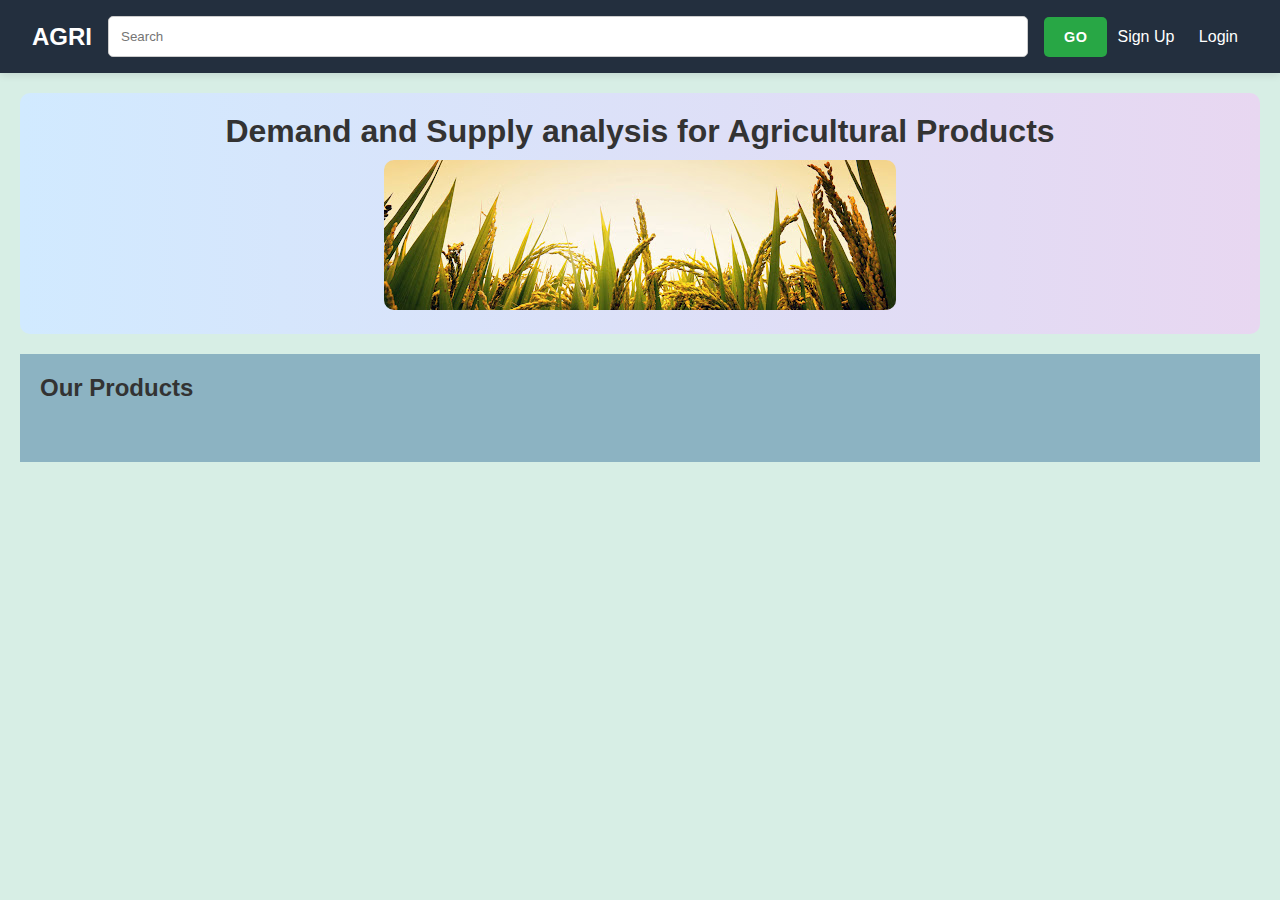
<file: index.html>
<!DOCTYPE html>
<html lang="en">
<head>
    <meta charset="UTF-8">
    <meta name="viewport" content="width=device-width, initial-scale=1.0">
    <title>AGRI-Style Layout</title>
    <link rel="stylesheet" href="style.css">
</head>
<body>
    <header class="header">
        <div class="logo">AGRI</div>
        <input type="text" class="search-bar" placeholder="Search">
        <button class="search-button">Go</button>
        <nav>
            <a href="signup_login_db/signup.html">Sign Up</a>
            <a href="signup_login_db/login.html">Login</a>
        </nav>
    </header>

    <main class="main-content">
        <section class="banner">
            <h1>Demand and Supply analysis for Agricultural Products</h1>
            <img src="Images/Banner.jpg" alt="">
        </section>

        <!-- New product card section -->
        <section class="product-section">
            <h2>Our Products</h2>
            <div class="container" id="product-container">
                <!-- Product cards will be dynamically added here -->
            </div>
        </section>
    </main>

    <!-- Modal for SignUp/Login -->
    <div id="cartModal" class="modal">
        <div class="modal-content">
            <span class="close-btn">&times;</span>
            <h3>Sign Up for Add to Cart</h3>
            <div class="modal-buttons">
                <a href="signup_login_db/signup.html" class="modal-btn">Sign Up</a>
                <button id="cancelBtn" class="modal-btn">Cancel</button>
            </div>
        </div>
    </div>

    <script>
// Fetch product data from the server
let allProducts = []; // Store all products globally for search
fetch('Landing_pg_db/index.php')
    .then(response => response.json())
    .then(products => {
        allProducts = products; // Store products for search
        const container = document.getElementById('product-container');

        products.forEach(product => {
            const productCard = createProductCard(product);
            container.appendChild(productCard);
        });
    })
    .catch(error => {
        console.error('Error fetching product data:', error);
    });

// Function to create a product card
function createProductCard(product) {
    const productCard = document.createElement('div');
    productCard.classList.add('card');

    productCard.innerHTML = `
        <img src="Images/${product.image}" alt="${product.product_name}">
        <h3>${product.product_name}</h3>
        <p class="quantity">Quantity:${product.quantity}</p>
        <p> Price: ${product.new_price}</p>
        <button class="add-to-cart">Add to cart</button>
    `;

    return productCard;
}

// Modal functionality
const modal = document.getElementById("cartModal");
const closeBtn = document.querySelector(".close-btn");
const cancelBtn = document.getElementById("cancelBtn");

// Use event delegation for dynamically added "Add to Cart" buttons
document.getElementById('product-container').addEventListener('click', function(event) {
    if (event.target && event.target.classList.contains('add-to-cart')) {
        modal.style.display = "block";
    }
});

closeBtn.addEventListener("click", function() {
    modal.style.display = "none";
});

cancelBtn.addEventListener("click", function() {
    modal.style.display = "none";
});

// Close modal if user clicks outside the modal content
window.addEventListener("click", function(event) {
    if (event.target == modal) {
        modal.style.display = "none";
    }
});

// Search functionality
const searchButton = document.querySelector(".search-button");
const searchBar = document.querySelector(".search-bar");

searchButton.addEventListener("click", function() {
    const query = searchBar.value.trim().toLowerCase();
    const container = document.getElementById('product-container');
    container.innerHTML = ''; // Clear the current product list

    const filteredProducts = allProducts.filter(product =>
        product.product_name.toLowerCase().includes(query)
    );

    if (filteredProducts.length > 0) {
        filteredProducts.forEach(product => {
            const productCard = createProductCard(product);
            container.appendChild(productCard);
        });
    } else {
        container.innerHTML = '<p>No products found.</p>';
    }
});

    </script>    
</body>
</html>
</file>
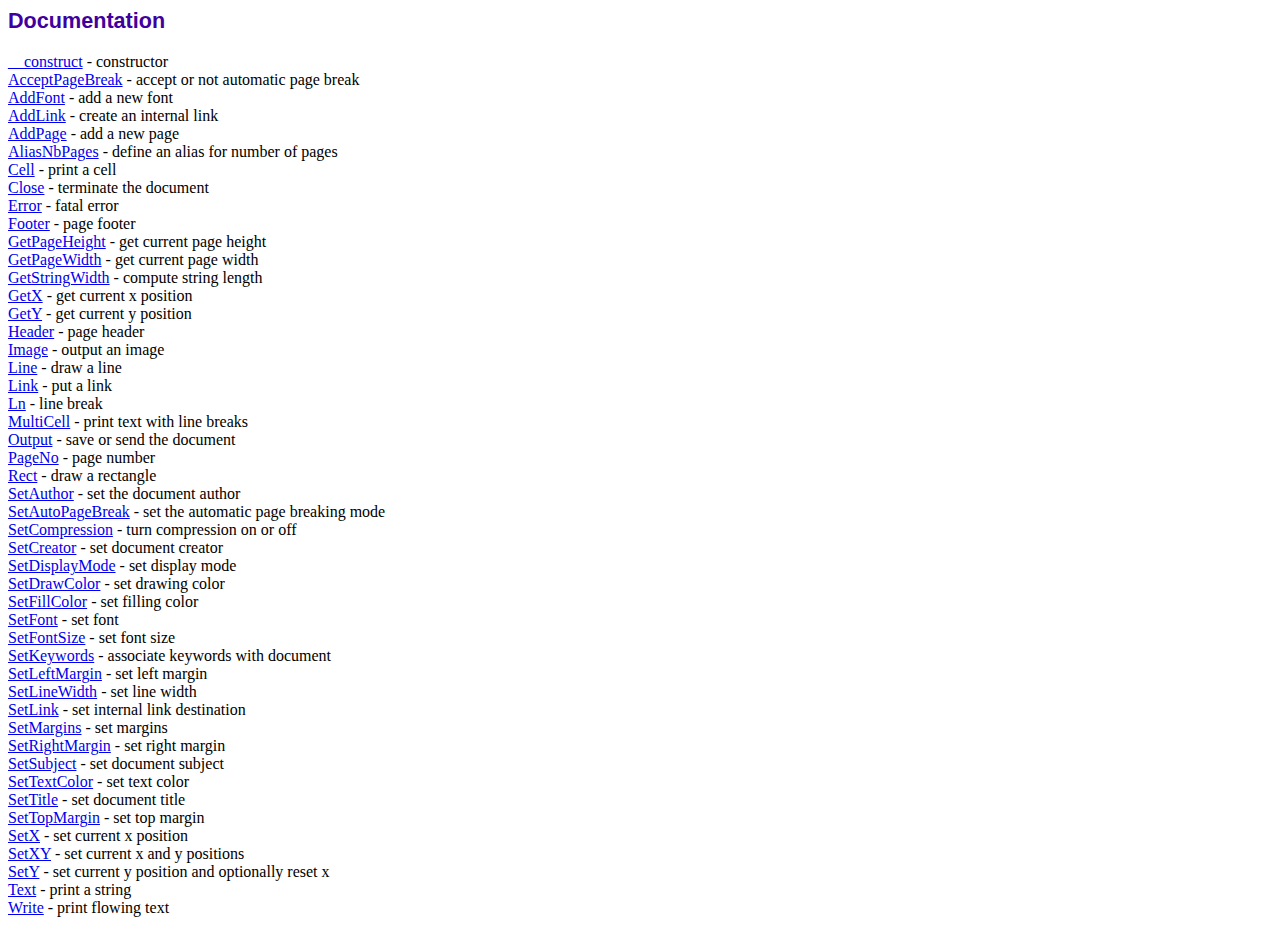
<file: consumer_db/fpdf/doc/index.htm>
<!DOCTYPE html PUBLIC "-//W3C//DTD HTML 4.01 Transitional//EN">
<html>
<head>
<meta http-equiv="Content-Type" content="text/html; charset=UTF-8">
<title>Documentation</title>
<link type="text/css" rel="stylesheet" href="../fpdf.css">
</head>
<body>
<h1>Documentation</h1>
<a href="__construct.htm">__construct</a> - constructor<br>
<a href="acceptpagebreak.htm">AcceptPageBreak</a> - accept or not automatic page break<br>
<a href="addfont.htm">AddFont</a> - add a new font<br>
<a href="addlink.htm">AddLink</a> - create an internal link<br>
<a href="addpage.htm">AddPage</a> - add a new page<br>
<a href="aliasnbpages.htm">AliasNbPages</a> - define an alias for number of pages<br>
<a href="cell.htm">Cell</a> - print a cell<br>
<a href="close.htm">Close</a> - terminate the document<br>
<a href="error.htm">Error</a> - fatal error<br>
<a href="footer.htm">Footer</a> - page footer<br>
<a href="getpageheight.htm">GetPageHeight</a> - get current page height<br>
<a href="getpagewidth.htm">GetPageWidth</a> - get current page width<br>
<a href="getstringwidth.htm">GetStringWidth</a> - compute string length<br>
<a href="getx.htm">GetX</a> - get current x position<br>
<a href="gety.htm">GetY</a> - get current y position<br>
<a href="header.htm">Header</a> - page header<br>
<a href="image.htm">Image</a> - output an image<br>
<a href="line.htm">Line</a> - draw a line<br>
<a href="link.htm">Link</a> - put a link<br>
<a href="ln.htm">Ln</a> - line break<br>
<a href="multicell.htm">MultiCell</a> - print text with line breaks<br>
<a href="output.htm">Output</a> - save or send the document<br>
<a href="pageno.htm">PageNo</a> - page number<br>
<a href="rect.htm">Rect</a> - draw a rectangle<br>
<a href="setauthor.htm">SetAuthor</a> - set the document author<br>
<a href="setautopagebreak.htm">SetAutoPageBreak</a> - set the automatic page breaking mode<br>
<a href="setcompression.htm">SetCompression</a> - turn compression on or off<br>
<a href="setcreator.htm">SetCreator</a> - set document creator<br>
<a href="setdisplaymode.htm">SetDisplayMode</a> - set display mode<br>
<a href="setdrawcolor.htm">SetDrawColor</a> - set drawing color<br>
<a href="setfillcolor.htm">SetFillColor</a> - set filling color<br>
<a href="setfont.htm">SetFont</a> - set font<br>
<a href="setfontsize.htm">SetFontSize</a> - set font size<br>
<a href="setkeywords.htm">SetKeywords</a> - associate keywords with document<br>
<a href="setleftmargin.htm">SetLeftMargin</a> - set left margin<br>
<a href="setlinewidth.htm">SetLineWidth</a> - set line width<br>
<a href="setlink.htm">SetLink</a> - set internal link destination<br>
<a href="setmargins.htm">SetMargins</a> - set margins<br>
<a href="setrightmargin.htm">SetRightMargin</a> - set right margin<br>
<a href="setsubject.htm">SetSubject</a> - set document subject<br>
<a href="settextcolor.htm">SetTextColor</a> - set text color<br>
<a href="settitle.htm">SetTitle</a> - set document title<br>
<a href="settopmargin.htm">SetTopMargin</a> - set top margin<br>
<a href="setx.htm">SetX</a> - set current x position<br>
<a href="setxy.htm">SetXY</a> - set current x and y positions<br>
<a href="sety.htm">SetY</a> - set current y position and optionally reset x<br>
<a href="text.htm">Text</a> - print a string<br>
<a href="write.htm">Write</a> - print flowing text<br>
</body>
</html>
</file>
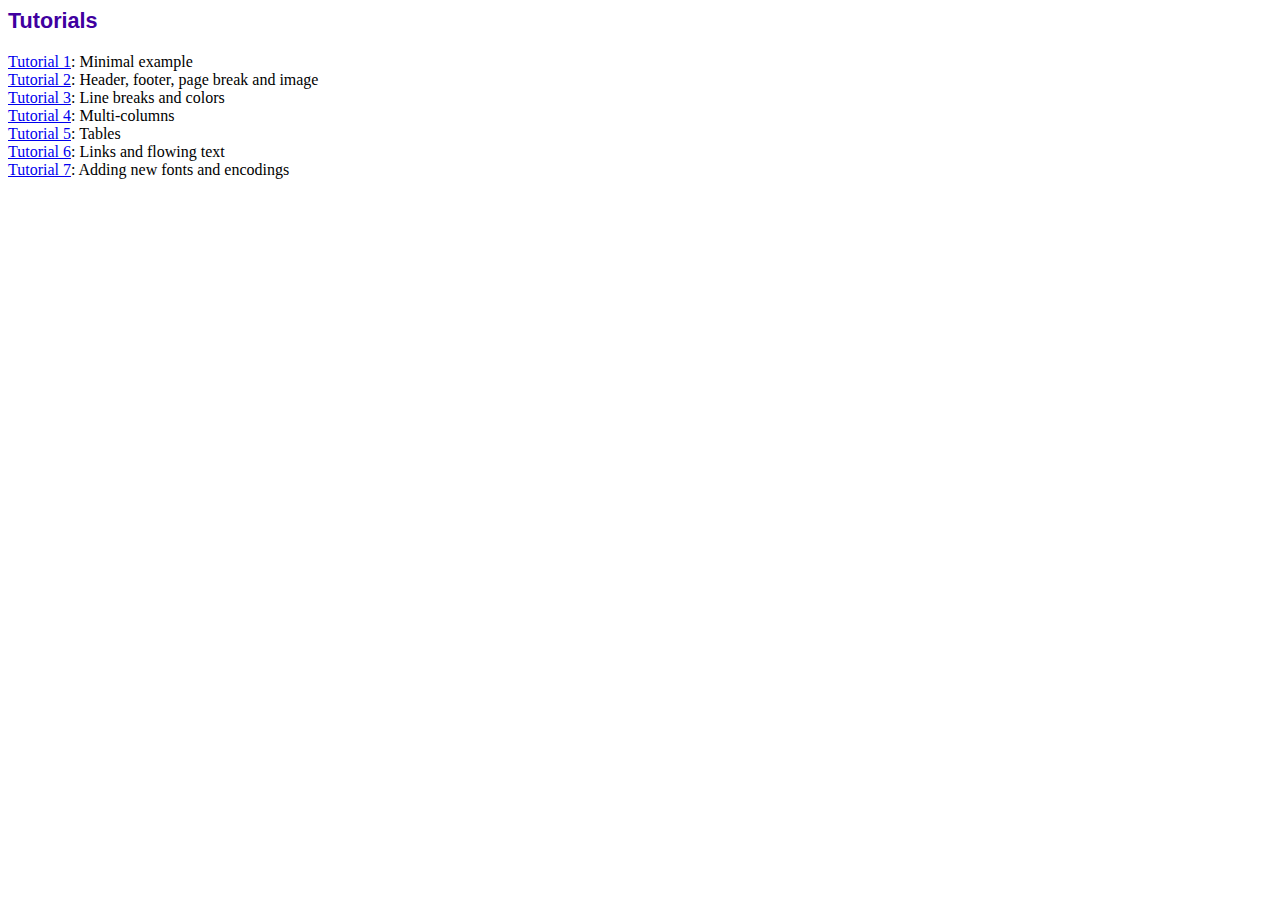
<file: consumer_db/fpdf/tutorial/index.htm>
<!DOCTYPE html PUBLIC "-//W3C//DTD HTML 4.01 Transitional//EN">
<html>
<head>
<meta http-equiv="Content-Type" content="text/html; charset=UTF-8">
<title>Tutorials</title>
<link type="text/css" rel="stylesheet" href="../fpdf.css">
</head>
<body>
<h1>Tutorials</h1>
<ul style="list-style-type:none; margin-left:0; padding-left:0">
<li><a href="tuto1.htm">Tutorial 1</a>: Minimal example</li>
<li><a href="tuto2.htm">Tutorial 2</a>: Header, footer, page break and image</li>
<li><a href="tuto3.htm">Tutorial 3</a>: Line breaks and colors</li>
<li><a href="tuto4.htm">Tutorial 4</a>: Multi-columns</li>
<li><a href="tuto5.htm">Tutorial 5</a>: Tables</li>
<li><a href="tuto6.htm">Tutorial 6</a>: Links and flowing text</li>
<li><a href="tuto7.htm">Tutorial 7</a>: Adding new fonts and encodings</li>
</ul>
</body>
</html>
</file>
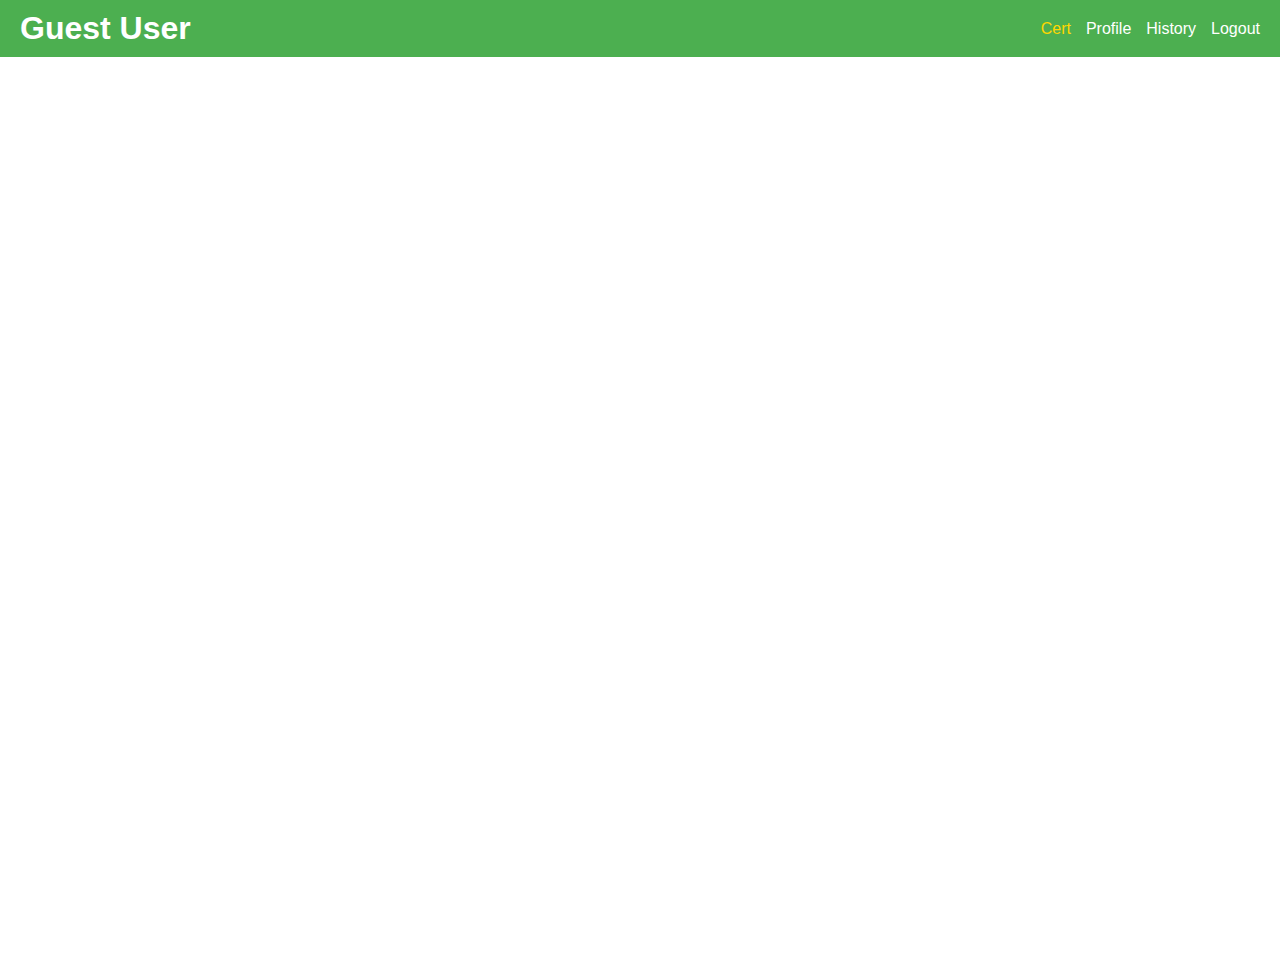
<file: consumer_db/customer_d.html>
<!DOCTYPE html>
<html lang="en">
<head>
    <meta charset="UTF-8">
    <meta name="viewport" content="width=device-width, initial-scale=1.0">
    <title>Customer Dashboard</title>
    <link rel="stylesheet" href="customer_d.css">
    <link href="https://unpkg.com/boxicons@2.1.2/css/boxicons.min.css" rel="stylesheet">
</head>
<body>
    <!-- ************************* Navbar ************************* -->
    <header class="header">
        <h1 id="customer-name">Customer Name</h1> <!-- This will be dynamically populated -->
        <i class='bx bx-menu' id="menu-icon"></i>
        <nav class="navbar">
            <a href="#" data-section="cert" style="--vlr:1" class="active">Cert</a>
            <a href="#" data-section="profile" style="--vlr:2">Profile</a>
            <a href="#" data-section="history" style="--vlr:3">History</a>
            <a href="#" data-section="logout" style="--vlr:4" id="logout-link">Logout</a>
        </nav>
    </header> 

    <!-- ************************* Dynamic Content Section ************************* -->
    <section id="dynamic-content">
        <!-- Content will be loaded dynamically here -->
    </section>

    <script>
        // Function to load content dynamically
        function loadContent(section) {
            const contentDiv = document.getElementById('dynamic-content');
            contentDiv.innerHTML = ''; // Clear previous content

            if (section === 'cert') {
                contentDiv.innerHTML = '<iframe src="index.php" frameborder="0" style="width: 100%; height: 100vh;"></iframe>';
            } else if (section === 'profile') {
                contentDiv.innerHTML = '<iframe src="customer_profile.html" frameborder="0" style="width: 100%; height: 100vh;"></iframe>';
            } else if (section === 'history') {
                contentDiv.innerHTML = '<iframe src="customer_P_history.html" frameborder="0" style="width: 100%; height: 100vh;"></iframe>';
            }
        }

// Function to fetch customer data (name)
function fetchCustomerData() {
    const customerId = getSessionCustomerId(); // Retrieve customer ID from session

    if (!customerId) {
        console.error('Customer ID is missing. User might not be logged in.');
        document.getElementById('customer-name').textContent = "Guest User"; // Fallback message for guest users
        return;
    }

    // Fetch customer data based on the ID
    fetch(`customer_d.php?id=${customerId}`)
        .then(response => {
            if (!response.ok) {
                throw new Error(`HTTP error! Status: ${response.status}`);
            }
            return response.json();
        })
        .then(data => {
            console.log('Customer Data:', data); // Debugging line
            if (data.f_name && data.l_name) {
                const customerName = `${data.f_name} ${data.l_name}`;
                document.getElementById('customer-name').textContent = customerName;
            } else {
                console.warn('Customer name not found in the response.');
                document.getElementById('customer-name').textContent = "Valued Customer"; // Default text if no name found
            }
        })
        .catch(error => {
            console.error('Error fetching customer data:', error);
            document.getElementById('customer-name').textContent = "Error Loading Name"; // Fallback text for fetch failure
        });
}

// Fetch and display customer data
fetchCustomerData();

// Function to get customer ID from session storage
function getSessionCustomerId() {
    const customerId = sessionStorage.getItem('userId'); // Ensure this key matches your login logic
    console.log('Retrieved Customer ID:', customerId); // Debugging line
    return customerId ? parseInt(customerId, 10) : null; // Return as an integer or null if not found
}


        // Add event listeners to navbar links
        document.querySelectorAll('.navbar a').forEach(link => {
            link.addEventListener('click', (event) => {
                event.preventDefault();
                const section = link.getAttribute('data-section');
                document.querySelectorAll('.navbar a').forEach(navLink => navLink.classList.remove('active'));
                link.classList.add('active');
                if (section === 'logout') {
                    handleLogout();
                } else {
                    loadContent(section);
                }
            });
        });

        // Default load
        loadContent('cert');

        // Function to handle logout
        function handleLogout() {
            // Optional: Confirm logout action
            if (confirm('Are you sure you want to logout?')) {
                // Remove customer ID from session storage
                sessionStorage.removeItem('customerId');
                // Redirect to the logout endpoint
                window.location.href = '../index.html'; 
            }
        }
    </script>
</body>
</html>
</file>
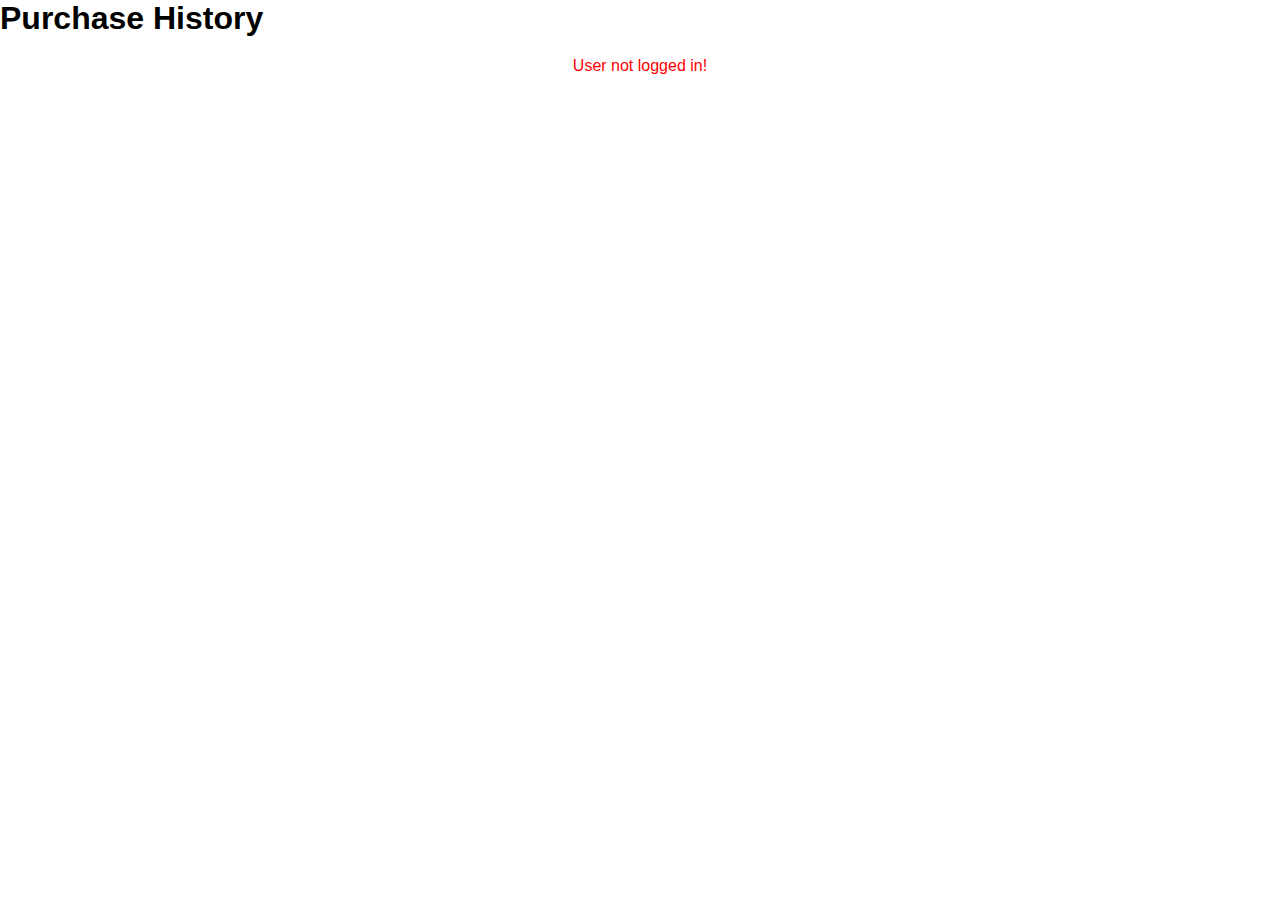
<file: consumer_db/customer_P_history.html>
<!DOCTYPE html>
<html lang="en">
<head>
    <meta charset="UTF-8">
    <meta name="viewport" content="width=device-width, initial-scale=1.0">
    <title>Purchase History</title>
    <link rel="stylesheet" href="customer_d.css">
    <style>
        table {
            width: 100%;
            border-collapse: collapse;
            margin-top: 20px;
        }
        th, td {
            padding: 12px;
            text-align: left;
            border: 1px solid #ddd;
        }
        th {
            background-color: #f4f4f4;
        }
        tr:nth-child(even) {
            background-color: #f9f9f9;
        }
        .error-message, .no-data {
            color: red;
            text-align: center;
            margin-top: 20px;
        }
    </style>
</head>
<body>
    <h1>Purchase History</h1>
    <div id="history-container"></div>

    <script>
        function fetchPurchaseHistory() {
            const userId = sessionStorage.getItem('userId'); // Assuming user ID is stored in sessionStorage
            if (!userId) {
                document.getElementById('history-container').innerHTML = '<p class="error-message">User not logged in!</p>';
                return;
            }

            fetch(`customer_d.php?history=true&id=${userId}`)
                .then(response => response.json())
                .then(data => {
                    if (data.error) {
                        document.getElementById('history-container').innerHTML = `<p class="error-message">${data.error}</p>`;
                        return;
                    }

                    if (data.length === 0) {
                        document.getElementById('history-container').innerHTML = `<p class="no-data">No purchase history available.</p>`;
                        return;
                    }

                    let table = `<table>
                                    <thead>
                                        <tr>
                                            <th>Product Name</th>
                                            <th>Quantity</th>
                                            <th>Price</th>
                                            <th>Total Price</th>
                                            <th>Purchase Date</th>
                                        </tr>
                                    </thead>
                                    <tbody>`;
                    data.forEach(item => {
                        table += `<tr>
                                    <td>${item.product_name}</td>
                                    <td>${item.quantity}</td>
                                    <td>${item.price}</td>
                                    <td>${item.total_price}</td>
                                    <td>${item.purchase_date}</td>
                                  </tr>`;
                    });
                    table += '</tbody></table>';
                    document.getElementById('history-container').innerHTML = table;
                })
                .catch(error => {
                    console.error('Fetch Error:', error);
                    document.getElementById('history-container').innerHTML = '<p class="error-message">Error loading purchase history.</p>';
                });
        }

        // Load history on page load
        window.onload = fetchPurchaseHistory;
    </script>
</body>
</html>
</file>
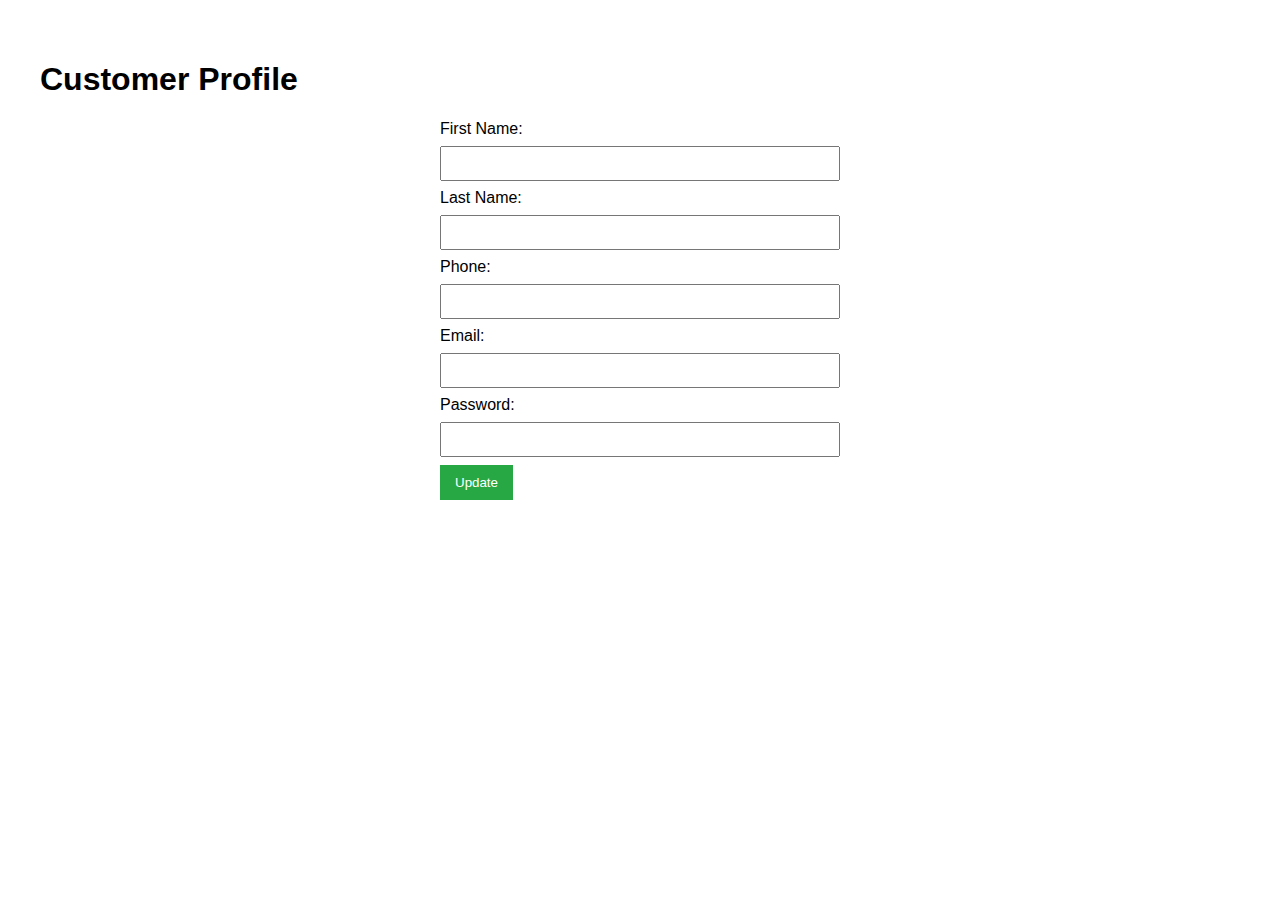
<file: consumer_db/customer_profile.html>
<!DOCTYPE html>
<html lang="en">
<head>
    <meta charset="UTF-8">
    <meta name="viewport" content="width=device-width, initial-scale=1.0">
    <title>Customer Profile</title>
    <style>
        body {
            font-family: Arial, sans-serif;
            margin: 20px;
            padding: 20px;
        }
        form {
            max-width: 400px;
            margin: auto;
        }
        input[type="text"], input[type="email"], input[type="password"], input[type="tel"] {
            width: 100%;
            padding: 8px;
            margin: 8px 0;
            box-sizing: border-box;
        }
        button {
            padding: 10px 15px;
            background-color: #28a745;
            color: white;
            border: none;
            cursor: pointer;
        }
        button:hover {
            background-color: #218838;
        }
    </style>
</head>
<body>
    <h1>Customer Profile</h1>
    <form action="customer_d.php" method="POST">
        <!-- Hidden ID field -->
        <input type="hidden" id="id" name="id">

        <label for="f_name">First Name:</label>
        <input type="text" id="f_name" name="f_name" required>

        <label for="l_name">Last Name:</label>
        <input type="text" id="l_name" name="l_name" required>

        <label for="phone">Phone:</label>
        <input type="tel" id="phone" name="phone" required>

        <label for="email">Email:</label>
        <input type="email" id="email" name="email" readonly>

        <label for="password">Password:</label>
        <input type="password" id="password" name="password" required>

        <button type="submit" name="update">Update</button>
    </form>
    <script>
        // Fetch customer data on page load
        document.addEventListener('DOMContentLoaded', async () => {
            const userId = sessionStorage.getItem('userId');
            const response = await fetch(`customer_d.php?id=${userId}`);
            const customer = await response.json();

            if (customer) {
                document.getElementById('id').value = customer.id;
                document.getElementById('f_name').value = customer.f_name;
                document.getElementById('l_name').value = customer.l_name;
                document.getElementById('phone').value = customer.phone;
                document.getElementById('email').value = customer.email; // Read-only
            }
        });
    </script>
</body>
</html>
</file>
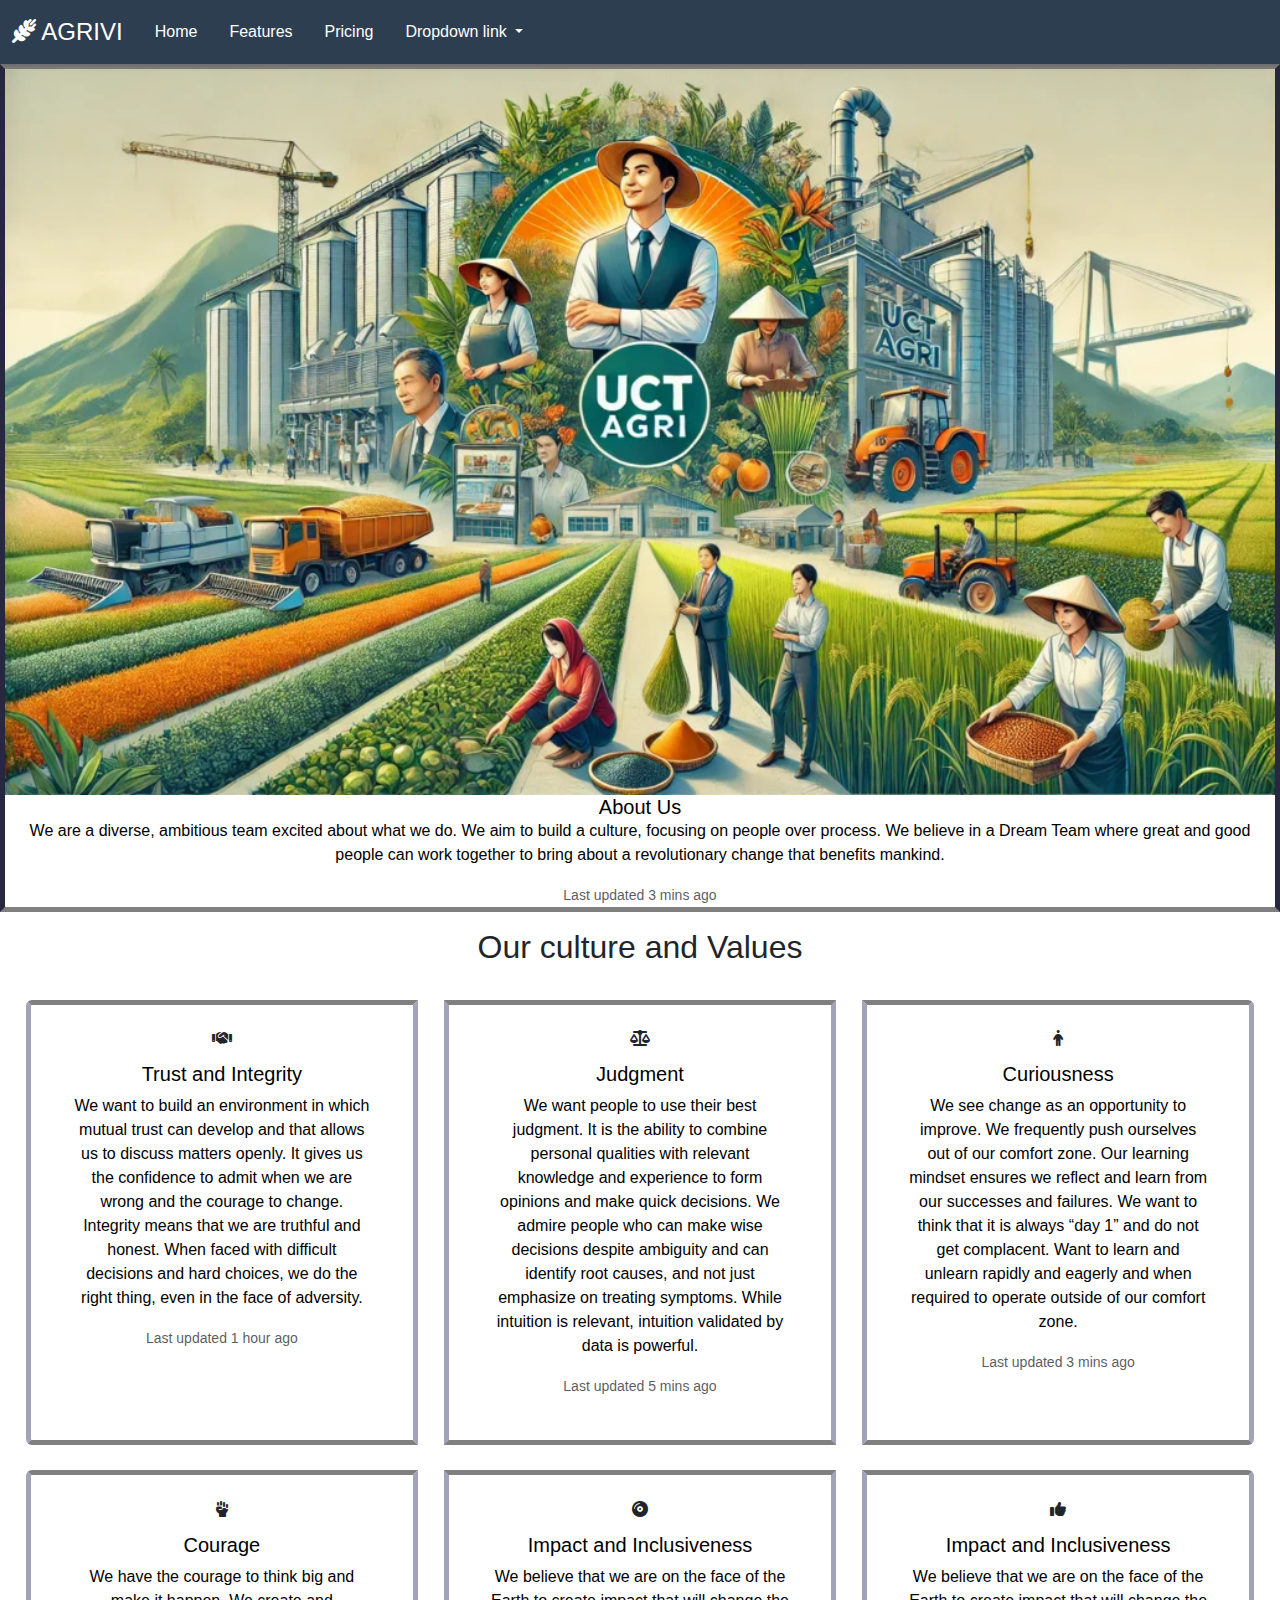
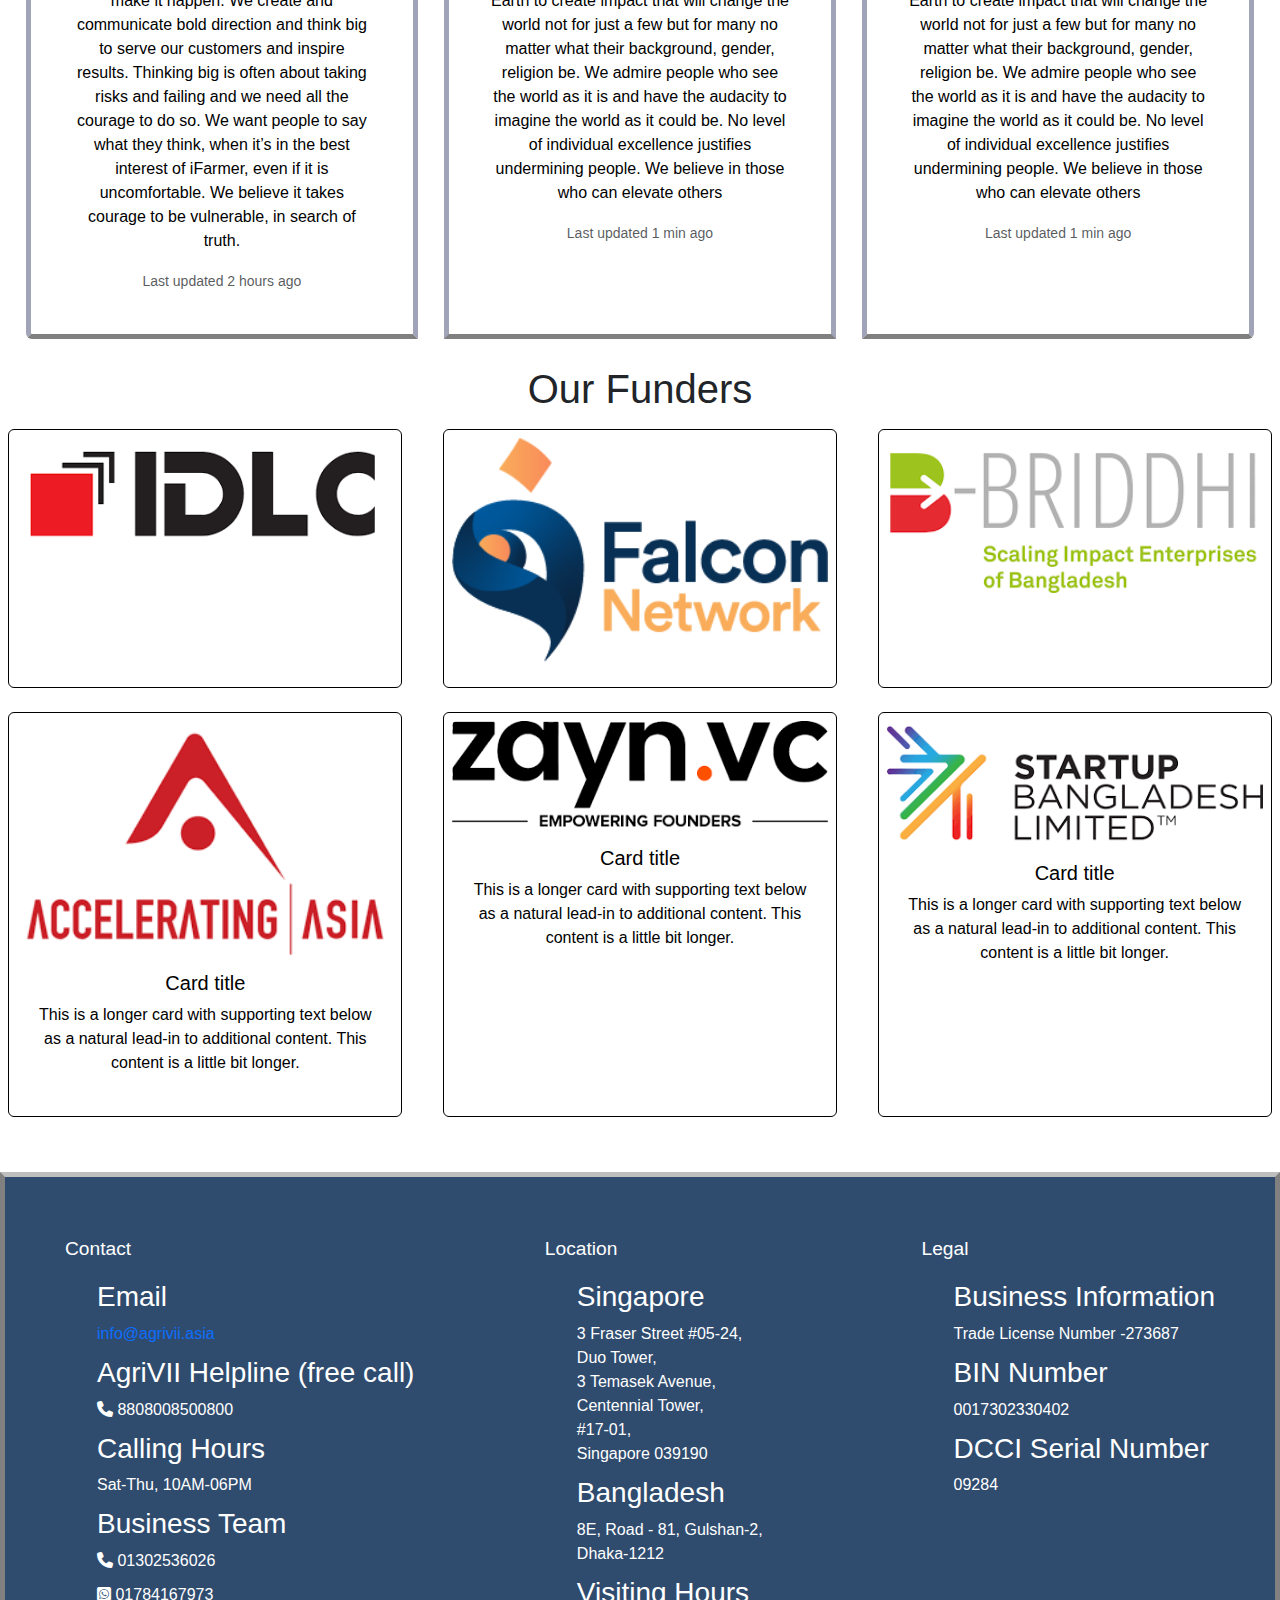
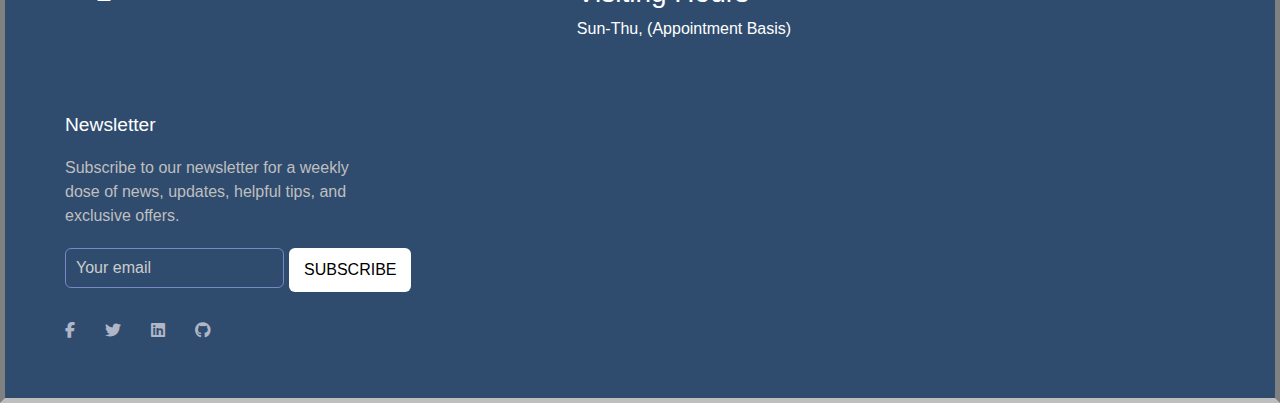
<file: dashboard_navbaritems/s_about.html>
<!DOCTYPE html>
<html lang="en">

<head>
  <meta charset="UTF-8">
  <meta name="viewport" content="width=device-width, initial-scale=1.0">
  <title>About</title>
  <link rel="stylesheet" href="https://cdn.jsdelivr.net/npm/bootstrap@5.3.3/dist/css/bootstrap.min.css">
  <link rel="stylesheet" href="style3.css">
  <link rel="stylesheet" href="https://cdnjs.cloudflare.com/ajax/libs/font-awesome/6.6.0/css/all.min.css">
  <link rel="stylesheet" href="about_footer.css">
  <link rel="stylesheet" href="/dashboard_navbaritems/navstyle.css">
  
</head>

<body>
  <!-- navbar section -->
  <div>
    <nav class="navbar navbar-expand-lg ">
      <div class="container-fluid">
        <a class="navbar-brand" href="#"><i class="fa-solid fa-wheat-awn"></i> AGRIVI</a>
        <button class="navbar-toggler" type="button" data-bs-toggle="collapse" data-bs-target="#navbarNavDropdown"
          aria-controls="navbarNavDropdown" aria-expanded="false" aria-label="Toggle navigation">
          <span class="navbar-toggler-icon"></span>
        </button>
        <div class="collapse navbar-collapse" id="navbarNavDropdown">
          <ul class="navbar-nav">
            <li class="nav-item">
              <a class="nav-link active" aria-current="page" href="/index.html">Home</a>
            </li>
            <li class="nav-item">
              <a class="nav-link" href="#">Features</a>
            </li>
            <li class="nav-item">
              <a class="nav-link" href="#">Pricing</a>
            </li>
            <li class="nav-item dropdown">
              <a class="nav-link dropdown-toggle" href="#" role="button" data-bs-toggle="dropdown"
                aria-expanded="false">
                Dropdown link
              </a>
              <ul class="dropdown-menu">
                <li><a class="dropdown-item" href="#">Action</a></li>
                <li><a class="dropdown-item" href="#">Another action</a></li>
                <li><a class="dropdown-item" href="#">Something else here</a></li>
              </ul>
            </li>
          </ul>
        </div>
      </div>
    </nav>
  </div>

  <!-- about section -->
  <div style="border: 5px solid #27273f;
   border-block-color: gray;" class=" mb-3">
    <img src="/dashboard_navbaritems/images/background.webp" class="card-img-top" alt="...">
    <div class="card-body">
      <h5 class="card-title">About Us</h5>
      <p class="card-text">
        We are a diverse, ambitious team excited about what we do. We aim to build a culture, focusing on people over
        process. We believe in a Dream Team where great and good people can work together to bring about a revolutionary
        change that benefits mankind.</p>
      <p class="card-text"><small class="text-body-secondary">Last updated 3 mins ago</small></p>
    </div>
  </div>

  <!-- card group -->
  <h2 style="text-align: center;">Our culture and Values</h2>
  <div class="card-group">
    <div style="border: 5px solid #a1a3b8;
   border-block-color: gray;" class="card">
      <i style="text-align: center;" class="fa-solid fa-handshake"></i>
      <div class="card-body">
        <h5 class="card-title">Trust and Integrity</h5>
        <p class="card-text">We want to build an environment in which mutual trust can develop and that allows us to
          discuss matters openly. It gives us the confidence to admit when we are wrong and the courage to change.
          Integrity means that we are truthful and honest. When faced with difficult decisions and hard choices, we do
          the right thing, even in the face of adversity.</p>
        <p class="card-text"><small class="text-body-secondary">Last updated 1 hour ago</small></p>
      </div>
    </div>
    <div style="border: 5px solid #a1a3b8;
    border-block-color: gray;" class="card">
      <!-- <img src="..." class="card-img-top" alt="..."> -->
      <i style="text-align: center;" class="fa-solid fa-scale-balanced"></i>
      <div class="card-body">
        <h5 class="card-title">Judgment
        </h5>
        <p class="card-text">We want people to use their best judgment. It is the ability to combine personal qualities
          with relevant knowledge and experience to form opinions and make quick decisions. We admire people who can
          make wise decisions despite ambiguity and can identify root causes, and not just emphasize on treating
          symptoms. While intuition is relevant, intuition validated by data is powerful.</p>
        <p class="card-text"><small class="text-body-secondary">Last updated 5 mins ago</small></p>
      </div>
    </div>
    <div style="border: 5px solid #a1a3b8;
    border-block-color: gray;" class="card">
      <i style="text-align:center" class="fa-solid fa-person"></i>
      <div class="card-body">
        <h5 class="card-title">Curiousness</h5>
        <p class="card-text">We see change as an opportunity to improve. We frequently push ourselves out of our comfort
          zone. Our learning mindset ensures we reflect and learn from our successes and failures. We want to think that
          it is always “day 1” and do not get complacent. Want to learn and unlearn rapidly and eagerly and when
          required to operate outside of our comfort zone.</p>
        <p class="card-text"><small class="text-body-secondary">Last updated 3 mins ago</small></p>
      </div>
    </div>
  </div>

  <!-- card group 2 -->
  <div  class="card-group">
    <div style="border: 5px solid #a1a3b8;
    border-block-color: gray;" class="card">
      <i style="text-align: center;" class="fa-solid fa-hand-fist"></i>
      <div class="card-body">
        <h5 class="card-title">Courage</h5>
        <p class="card-text">We have the courage to think big and make it happen. We create and communicate bold
          direction and think big to serve our customers and inspire results. Thinking big is often about taking risks
          and failing and we need all the courage to do so. We want people to say what they think, when it’s in the best
          interest of iFarmer, even if it is uncomfortable. We believe it takes courage to be vulnerable, in search of
          truth.</p>
        <p class="card-text"><small class="text-body-secondary">Last updated 2 hours ago</small></p>
      </div>
    </div>
    <div style="border: 5px solid #a1a3b8;
    border-block-color: gray;" class="card">
      <!-- <img src="..." class="card-img-top" alt="..."> -->
      <i style="text-align: center;" class="fa-solid fa-compact-disc"></i>
      <div class="card-body">
        <h5 class="card-title">Impact and Inclusiveness
        </h5>
        <p class="card-text">We believe that we are on the face of the Earth to create impact that will change the world
          not for just a few but for many no matter what their background, gender, religion be. We admire people who see
          the world as it is and have the audacity to imagine the world as it could be. No level of individual
          excellence justifies undermining people. We believe in those who can elevate others</p>
        <p class="card-text"><small class="text-body-secondary">Last updated 1 min ago</small></p>
      </div>
    </div>
    <div style="border: 5px solid #a1a3b8;
    border-block-color: gray;" class="card">
      <!-- <img src="..." class="card-img-top" alt="..."> -->
      <i style="text-align: center;" class="fa-solid fa-thumbs-up"></i>
      <div class="card-body">
        <h5 class="card-title">Impact and Inclusiveness
        </h5>
        <p class="card-text">We believe that we are on the face of the Earth to create impact that will change the world
          not for just a few but for many no matter what their background, gender, religion be. We admire people who see
          the world as it is and have the audacity to imagine the world as it could be. No level of individual
          excellence justifies undermining people. We believe in those who can elevate others</p>
        <p class="card-text"><small class="text-body-secondary">Last updated 1 min ago</small></p>
      </div>
    </div>

  </div>
  </div>

  <!-- founders -->
  <div>
    <h1 style="text-align: center; margin-top:2% " ,>Our Funders</h1>
    <div class="row row-cols-1 row-cols-md-3 g-4">
      <div  class="col">
        <div class="card h-100">
          <img src="/dashboard_navbaritems/images/funders/funder1.png" class="card-img-top" alt="...">

        </div>
      </div>
      <div  class="col">
        <div class="card h-100">
          <img src="/dashboard_navbaritems/images/funders/funder2.png" class="card-img-top" alt="...">

        </div>
      </div>
      <div  class="col">
        <div class="card h-100">
          <img src="/dashboard_navbaritems/images/funders/funder3.png" class="card-img-top" alt="...">

        </div>
      </div>
      <div  class="col">
        <div class="card h-100">
          <img src="/dashboard_navbaritems/images/funders/funder4.png" class="card-img-top" alt="...">
          <div class="card-body">
            <h5 class="card-title">Card title</h5>
            <p class="card-text">This is a longer card with supporting text below as a natural lead-in to additional
              content. This content is a little bit longer.</p>
          </div>
        </div>
      </div>
      <div  class="col">
        <div class="card h-100">
          <img src="/dashboard_navbaritems/images/funders/funder5.png" class="card-img-top" alt="...">
          <div class="card-body">
            <h5 class="card-title">Card title</h5>
            <p class="card-text">This is a longer card with supporting text below as a natural lead-in to additional
              content. This content is a little bit longer.</p>
          </div>
        </div>
      </div>
      <div  class="col">
        <div class="card h-100">
          <img src="/dashboard_navbaritems/images/funders/funder6.png" class="card-img-top" alt="...">
          <div class="card-body">
            <h5 class="card-title">Card title</h5>
            <p class="card-text">This is a longer card with supporting text below as a natural lead-in to additional
              content. This content is a little bit longer.</p>
          </div>
        </div>
      </div>
    </div>

  </div>

  <!-- footer section -->
  <div style="margin-top: 5%;">
    <section class="footer">
      <div class="footer-row">
        <div class="footer-col">
          <h4>Contact</h4>
          <ul class="links">
            <div style="color:white">
              <h3 style="color: white;">Email</h3>
              <li><a href="#">info@agrivii.asia</a></li>
            </div>
            <div style=" color:white">
              <h3>AgriVII Helpline (free call)</h3>
              <li><i class="fa-solid fa-phone"></i> 8808008500800</li>
            </div>
            <div style=" color:white">
              <h3>Calling Hours</h3>
              <li>Sat-Thu, 10AM-06PM</li>
            </div>
            <div style=" color:white">
              <h3>Business Team</h3>
              <li><i class="fa-solid fa-phone"></i> 01302536026</li>
              <li><i class="fa-brands fa-square-whatsapp"></i> 01784167973</li>
            </div>


          </ul>
        </div>
        <div class="footer-col">
          <h4>Location</h4>
          <ul class="links">
            <div style="color: white;">
              <h3>Singapore</h3>
              <li>3 Fraser Street #05-24, <br> Duo Tower,<br> 3 Temasek Avenue,<br> Centennial Tower,<br> #17-01,<br>
                Singapore 039190</li>
            </div>
            <div style="color: white;">
              <h3>Bangladesh</h3>
              <li>8E, Road - 81, Gulshan-2,<br>
                Dhaka-1212</li>
            </div>
            <div style="color: white;">
              <h3>Visiting Hours</h3>
              <li>Sun-Thu, (Appointment Basis)</li>
            </div>


          </ul>
        </div>
        <div class="footer-col">
          <h4>Legal</h4>
          <ul class="links">
            <div style="color: white;">
              <h3>Business Information</h3>
              <li>Trade License Number -273687 </li>
            </div>
            <div style="color: white;">
              <h3>BIN Number</h3>
              <li>0017302330402</li>
            </div>
            <div style="color: white;">
              <h3>DCCI Serial Number</h3>
              <li>09284</li>
            </div>


          </ul>
        </div>
        <div class="footer-col">
          <h4>Newsletter</h4>
          <p>
            Subscribe to our newsletter for a weekly dose
            of news, updates, helpful tips, and
            exclusive offers.
          </p>
          <form action="#">
            <input type="text" placeholder="Your email" required>
            <button type="submit">SUBSCRIBE</button>
          </form>
          <div class="icons">
            <i class="fa-brands fa-facebook-f"></i>
            <i class="fa-brands fa-twitter"></i>
            <i class="fa-brands fa-linkedin"></i>
            <i class="fa-brands fa-github"></i>
          </div>
        </div>
      </div>
    </section>
  </div>

  <script src="https://cdn.jsdelivr.net/npm/bootstrap@5.3.3/dist/js/bootstrap.bundle.min.js"></script>
</body>

</html>
</file>
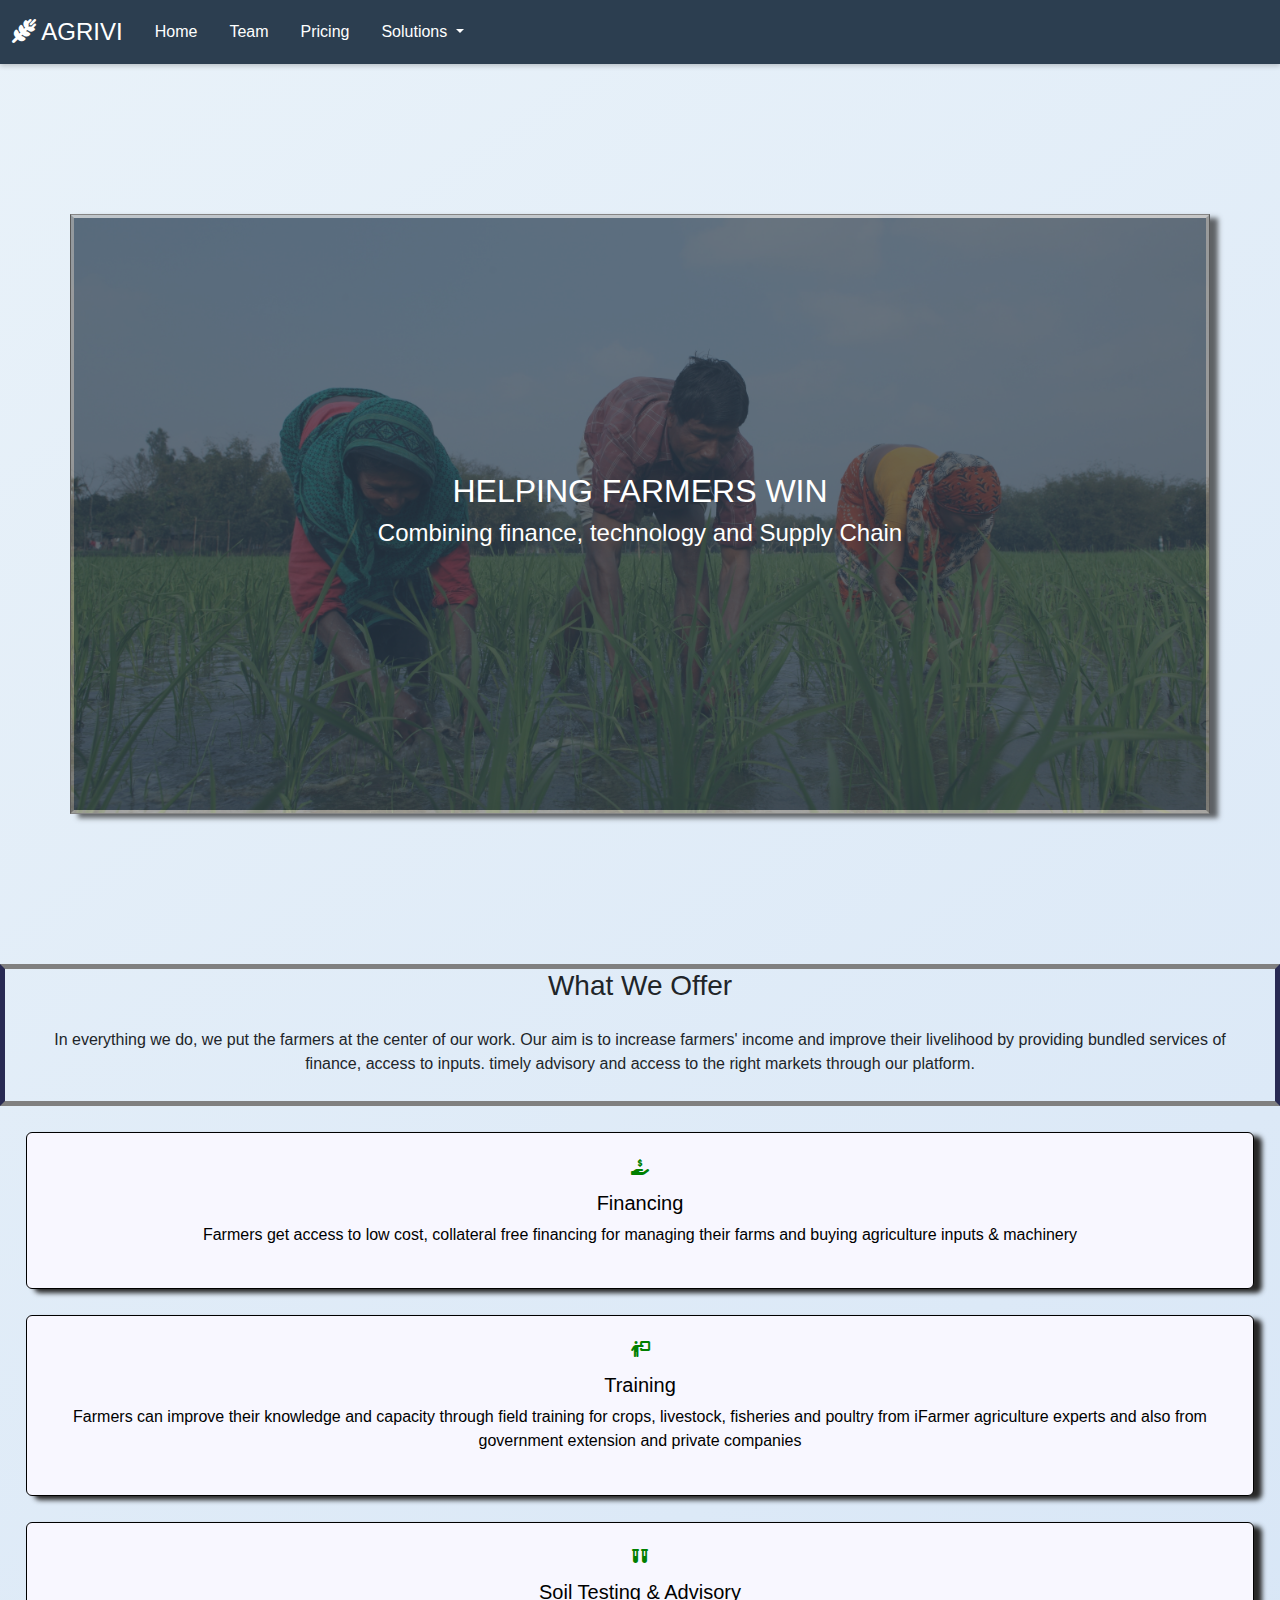
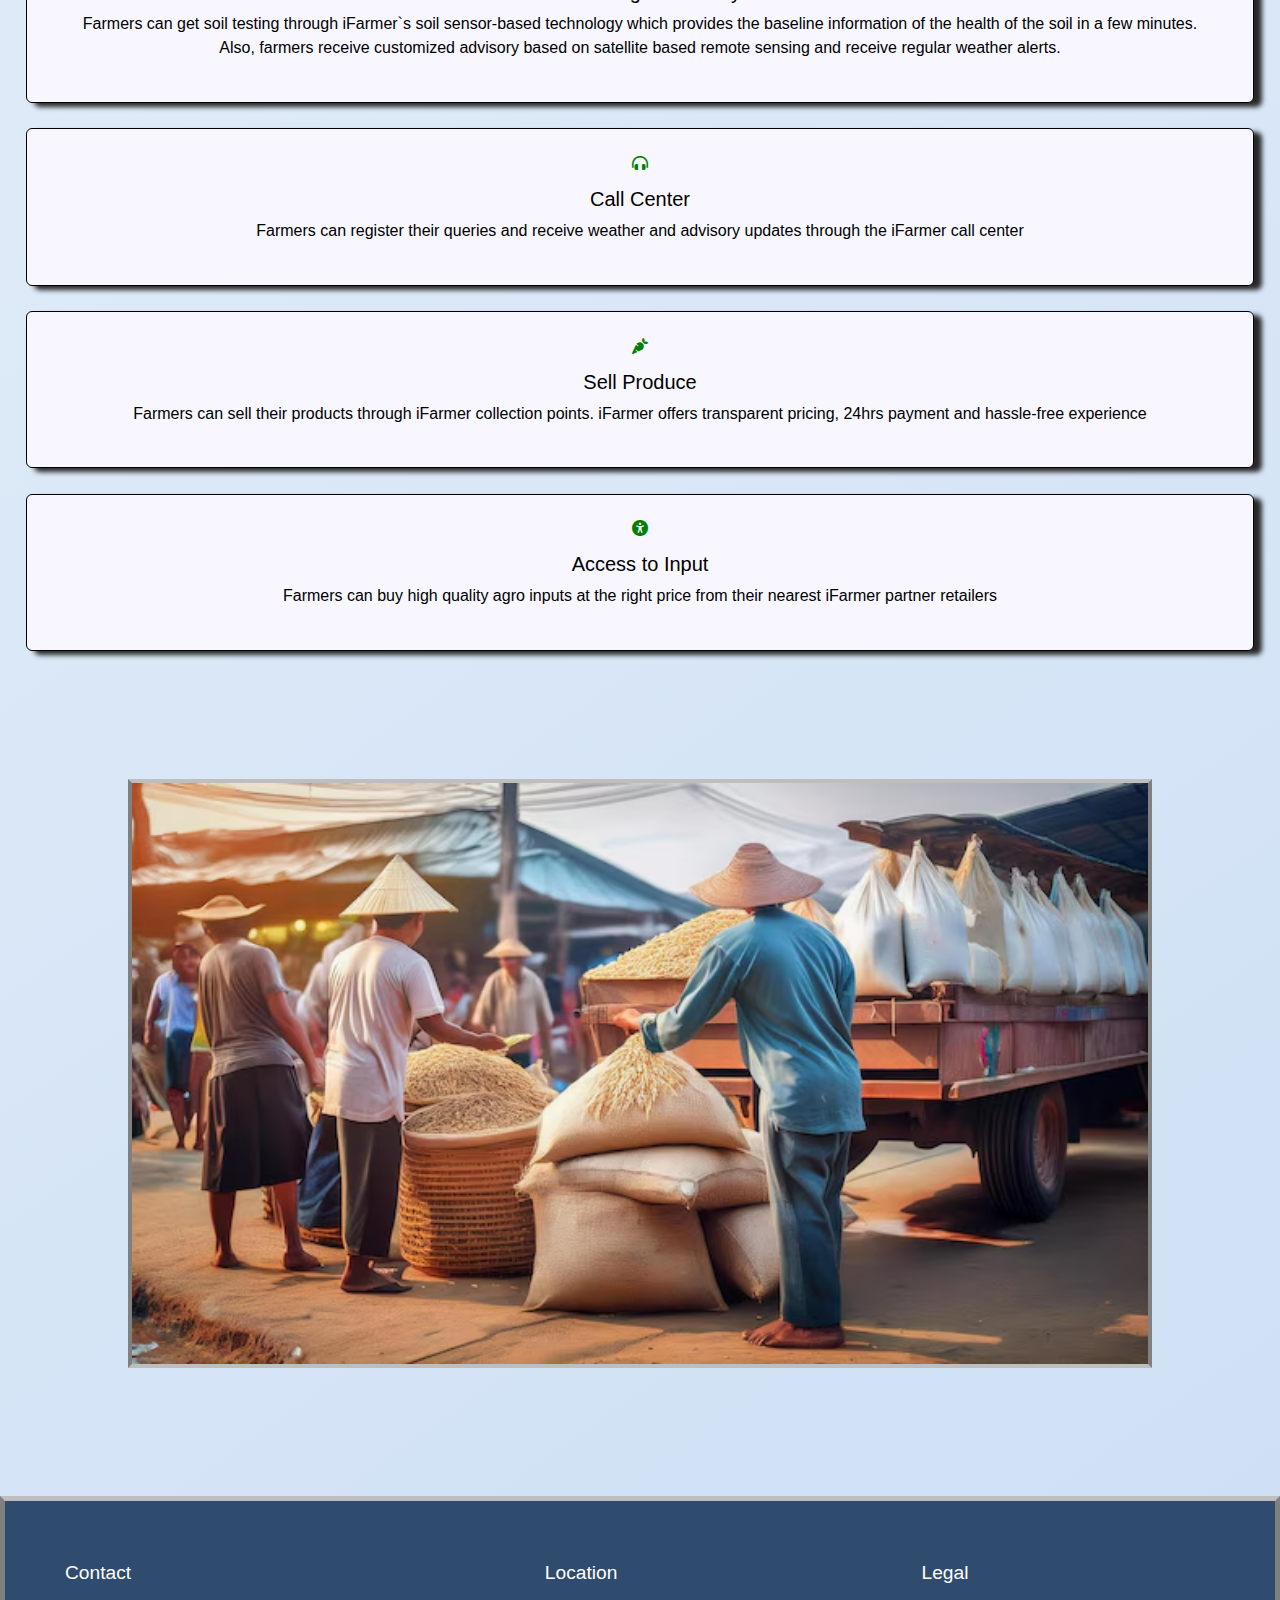
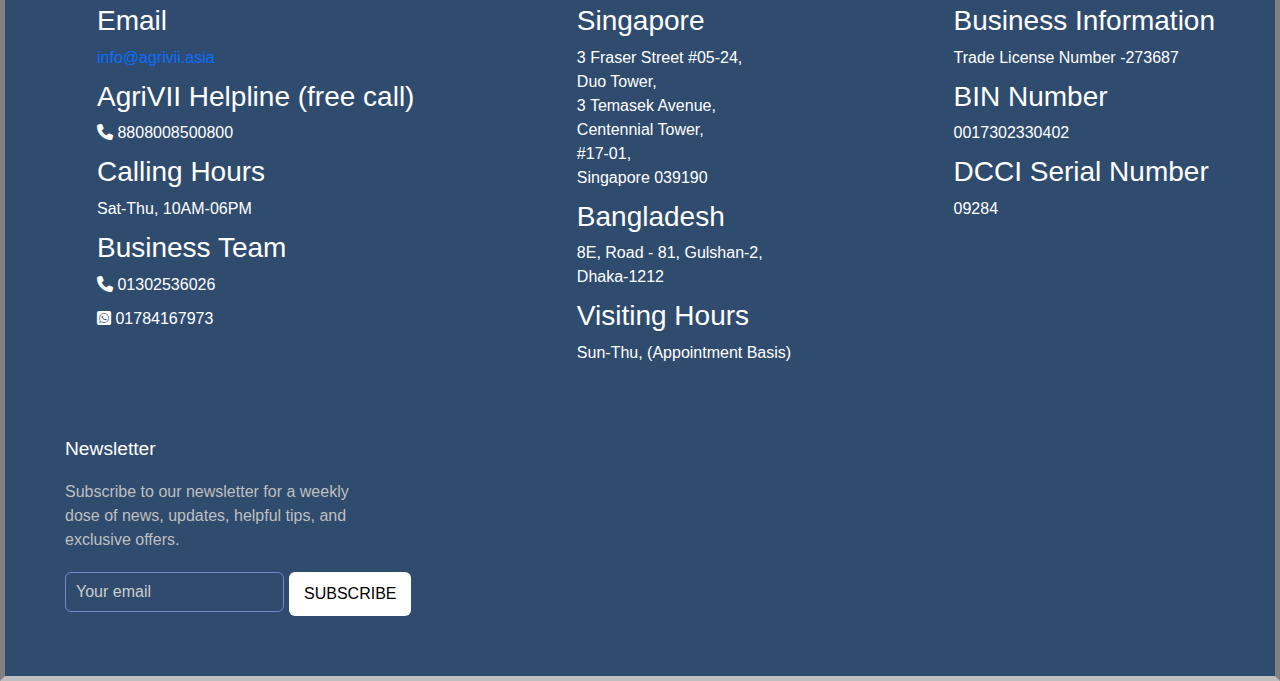
<file: dashboard_navbaritems/s_farmersolution.html>
<!DOCTYPE html>
<html lang="en">

<head>
  <meta charset="UTF-8">
  <meta name="viewport" content="width=device-width, initial-scale=1.0">
  <link rel="stylesheet" href="https://cdn.jsdelivr.net/npm/bootstrap@5.3.3/dist/css/bootstrap.min.css">
  <link rel="stylesheet" href="https://cdnjs.cloudflare.com/ajax/libs/font-awesome/6.6.0/css/all.min.css">
  <title>IOT SOLUTION</title>
  <link rel="stylesheet" href="/dashboard_navbaritems/s_farmersolution.css">
  <link rel="stylesheet" href="/dashboard_navbaritems/style3.css">
  <link rel="stylesheet" href="about_footer.css">
  <link rel="stylesheet" href="/dashboard_navbaritems/navstyle.css">
 
</head>

<body>
  <!-- navbar section -->
  <div>
    <nav class="navbar navbar-expand-lg ">
      <div class="container-fluid">
        <a class="navbar-brand" href="#"><i class="fa-solid fa-wheat-awn"></i> AGRIVI</a>
        <button class="navbar-toggler" type="button" data-bs-toggle="collapse" data-bs-target="#navbarNavDropdown"
          aria-controls="navbarNavDropdown" aria-expanded="false" aria-label="Toggle navigation">
          <span class="navbar-toggler-icon"></span>
        </button>
        <div class="collapse navbar-collapse" id="navbarNavDropdown">
          <ul class="navbar-nav">
            <li class="nav-item">
              <a class="nav-link active" aria-current="page" href="/index.html">Home</a>
            </li>
            <li class="nav-item">
              <a class="nav-link" href="/dashboard_navbaritems/s_team.html">Team</a>
            </li>
            <li class="nav-item">
              <a class="nav-link" href="#">Pricing</a>
            </li>
            <li class="nav-item dropdown">
              <a class="nav-link dropdown-toggle" href="#" role="button" data-bs-toggle="dropdown"
                aria-expanded="false">
                Solutions
              </a>
              <ul class="dropdown-menu">
                <li><a class="dropdown-item" href="/dashboard_navbaritems/s_farmersolution.html">For Farmers</a></li>
                <li><a class="dropdown-item" href="/dashboard_navbaritems/s_fundersolution.html">For Fnders</a></li>
                <li><a class="dropdown-item" href="/dashboard_navbaritems/s_iotsolution.html">IOT & Precision
                    Farming</a></li>
                <li><a class="dropdown-item" href="/dashboard_navbaritems/s_supplychainsolution.html">Supply Chain</a>
                </li>
              </ul>
            </li>
          </ul>
        </div>
      </div>
    </nav>
  </div>
  <!-- supply chain solution section -->
  <div class="container">
    <div class="img"></div>
    <div class="overlay"></div>
    <div class="text">
      <h2>HELPING FARMERS WIN</h2>
      <h4>Combining finance, technology and Supply Chain
      </h4>
    </div>
  </div>
  <div style="text-align: center; border: 5px solid rgb(40, 42, 83);
   border-block-color: gray">
    <h3>What We Offer</h3>
    <p style="overflow:break-word;margin:2% ">In everything we do, we put the farmers at the center of our work. Our aim
      is to increase farmers' income and improve their livelihood by providing bundled services of finance, access to
      inputs. timely advisory and access to the right markets through our platform.</p>
  </div>
  <!-- model work -->

  <div class="card-deck">
    <div class="card">
      <i style="color: green;" class="fa-solid fa-hand-holding-dollar"></i>
      <div class="card-body">
        <h5 class="card-title">Financing</h5>
        <p class="card-text">Farmers get access to low cost, collateral free financing for managing their farms and
          buying agriculture inputs & machinery</p>

      </div>
    </div>
    <div class="card">
      <i style="color: green;" class="fa-solid fa-person-chalkboard"></i>
      <div class="card-body">
        <h5 class="card-title">Training</h5>
        <p class="card-text">Farmers can improve their knowledge and capacity through field training for crops,
          livestock, fisheries and poultry from iFarmer agriculture experts and also from government extension and
          private companies</p>

      </div>
    </div>
    <div class="card">
      <i style="color: green;" class="fa-solid fa-vials"></i>
      <div class="card-body">
        <h5 class="card-title">Soil Testing & Advisory</h5>
        <p class="card-text">Farmers can get soil testing through iFarmer`s soil sensor-based technology which provides
          the baseline information of the health of the soil in a few minutes. Also, farmers receive customized advisory
          based on satellite based remote sensing and receive regular weather alerts.</p>

      </div>
    </div>
    <div class="card">
      <i style="color: green;" class="fa-solid fa-headphones-simple"></i>
      <div class="card-body">
        <h5 class="card-title">Call Center</h5>
        <p class="card-text">Farmers can register their queries and receive weather and advisory updates through the
          iFarmer call center</p>

      </div>
    </div>
    <div class="card">
      <i style="color: green;" class="fa-solid fa-carrot"></i>
      <div class="card-body">
        <h5 class="card-title">Sell Produce</h5>
        <p class="card-text">Farmers can sell their products through iFarmer collection points. iFarmer offers
          transparent pricing, 24hrs payment and hassle-free experience</p>

      </div>
    </div>
    <div class="card">
      <i style="color: green;" class="fa-solid fa-universal-access"></i>
      <div class="card-body">
        <h5 class="card-title">Access to Input</h5>
        <p class="card-text">Farmers can buy high quality agro inputs at the right price from their nearest iFarmer
          partner retailers</p>

      </div>
    </div>
  </div>
  <!-- model end -->
  <!-- carousel section -->
  <div class="corosel" style="margin:10%;">
    <div id="carouselExampleSlidesOnly" class="carousel slide" data-bs-ride="carousel">
      <div class="carousel-inner">
        <div class="carousel-item active">
          <img src="/dashboard_navbaritems/images/carousel/1.avif" class="d-block w-100" alt="...">
        </div>
        <div class="carousel-item">
          <img src="/dashboard_navbaritems/images/carousel/2.avif" class="d-block w-100" alt="...">
        </div>
        <div class="carousel-item">
          <img src="/dashboard_navbaritems/images/carousel/3.jpg" class="d-block w-100" alt="...">
        </div>
        <div class="carousel-item">
          <img src="/dashboard_navbaritems/images/carousel/4.webp" class="d-block w-100" alt="...">
        </div>
      </div>
    </div>
  </div>

  <!-- footer section -->
  <div>
    <section class="footer">
      <div class="footer-row">
        <div class="footer-col">
          <h4>Contact</h4>
          <ul class="links">
            <div style="color:white">
              <h3 style="color: white;">Email</h3>
              <li><a href="#">info@agrivii.asia</a></li>
            </div>
            <div style=" color:white">
              <h3>AgriVII Helpline (free call)</h3>
              <li><i class="fa-solid fa-phone"></i> 8808008500800</li>
            </div>
            <div style=" color:white">
              <h3>Calling Hours</h3>
              <li>Sat-Thu, 10AM-06PM</li>
            </div>
            <div style=" color:white">
              <h3>Business Team</h3>
              <li><i class="fa-solid fa-phone"></i> 01302536026</li>
              <li><i class="fa-brands fa-square-whatsapp"></i> 01784167973</li>
            </div>


          </ul>
        </div>
        <div class="footer-col">
          <h4>Location</h4>
          <ul class="links">
            <div style="color: white;">
              <h3>Singapore</h3>
              <li>3 Fraser Street #05-24, <br> Duo Tower,<br> 3 Temasek Avenue,<br> Centennial Tower,<br> #17-01,<br>
                Singapore 039190</li>
            </div>
            <div style="color: white;">
              <h3>Bangladesh</h3>
              <li>8E, Road - 81, Gulshan-2,<br>
                Dhaka-1212</li>
            </div>
            <div style="color: white;">
              <h3>Visiting Hours</h3>
              <li>Sun-Thu, (Appointment Basis)</li>
            </div>


          </ul>
        </div>
        <div class="footer-col">
          <h4>Legal</h4>
          <ul class="links">
            <div style="color: white;">
              <h3>Business Information</h3>
              <li>Trade License Number -273687 </li>
            </div>
            <div style="color: white;">
              <h3>BIN Number</h3>
              <li>0017302330402</li>
            </div>
            <div style="color: white;">
              <h3>DCCI Serial Number</h3>
              <li>09284</li>
            </div>


          </ul>
        </div>
        <div class="footer-col">
          <h4>Newsletter</h4>
          <p>
            Subscribe to our newsletter for a weekly dose
            of news, updates, helpful tips, and
            exclusive offers.
          </p>
          <form action="#">
            <input type="text" placeholder="Your email" required>
            <button type="submit">SUBSCRIBE</button>
          </form>
          <!-- <div class="icons">
               <i class="fa-brands fa-facebook-f"></i>
               <i class="fa-brands fa-twitter"></i>
               <i class="fa-brands fa-linkedin"></i>
               <i class="fa-brands fa-github"></i>
             </div> -->
        </div>
      </div>
    </section>
  </div>


  <script src="https://cdn.jsdelivr.net/npm/bootstrap@5.3.3/dist/js/bootstrap.bundle.min.js"></script>
</body>

</html>
</file>
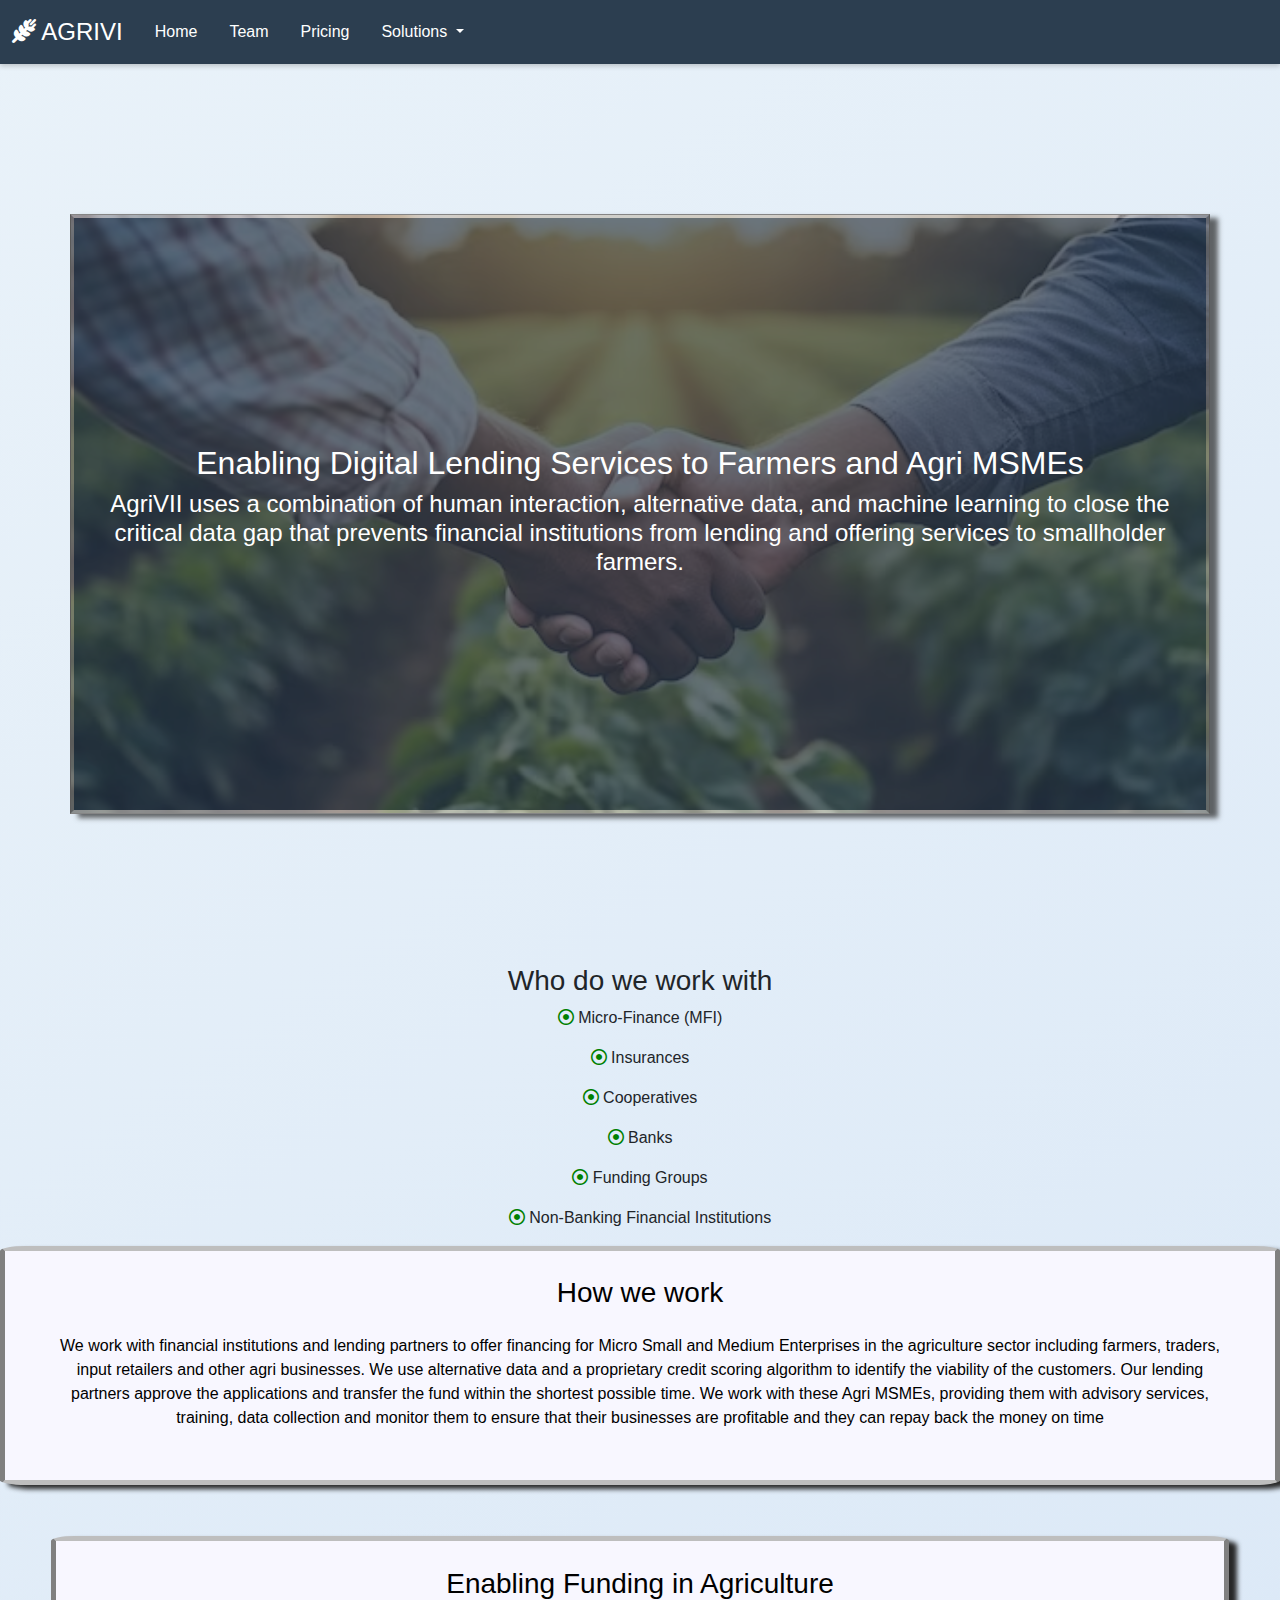
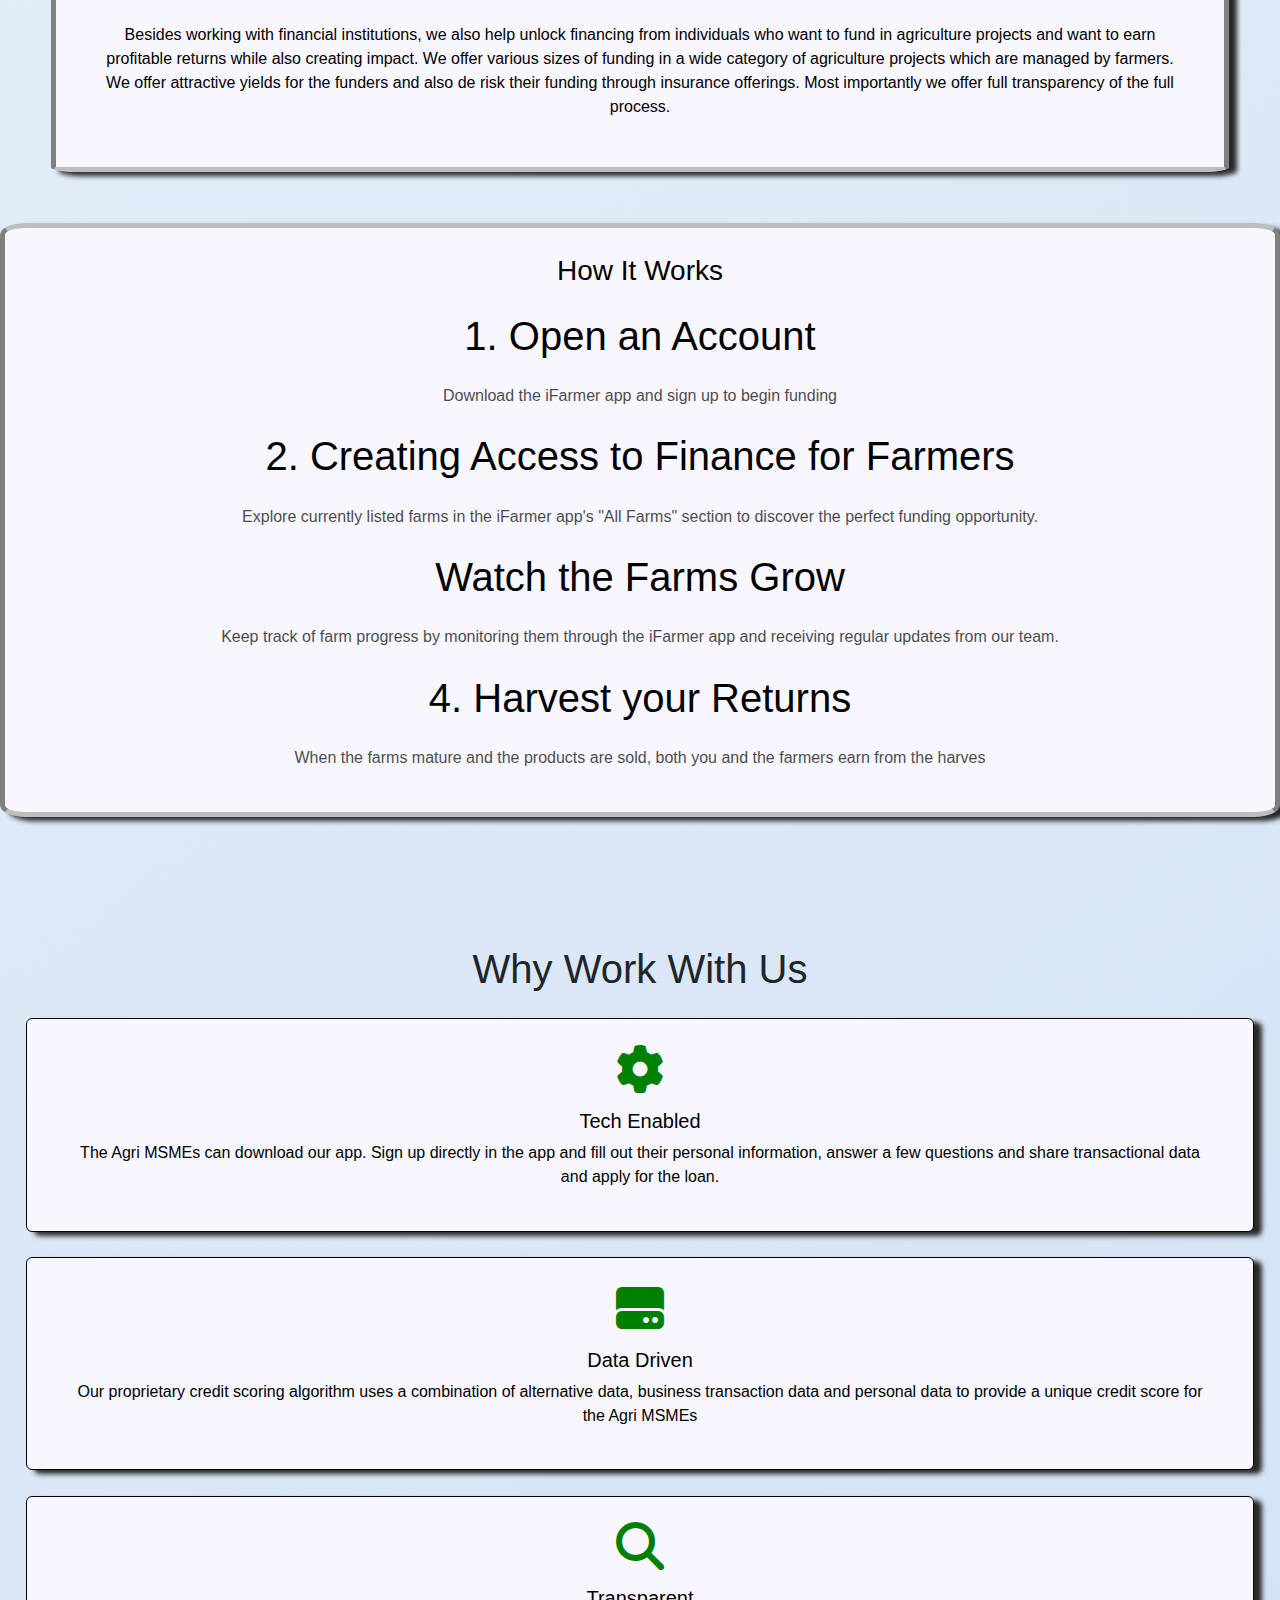
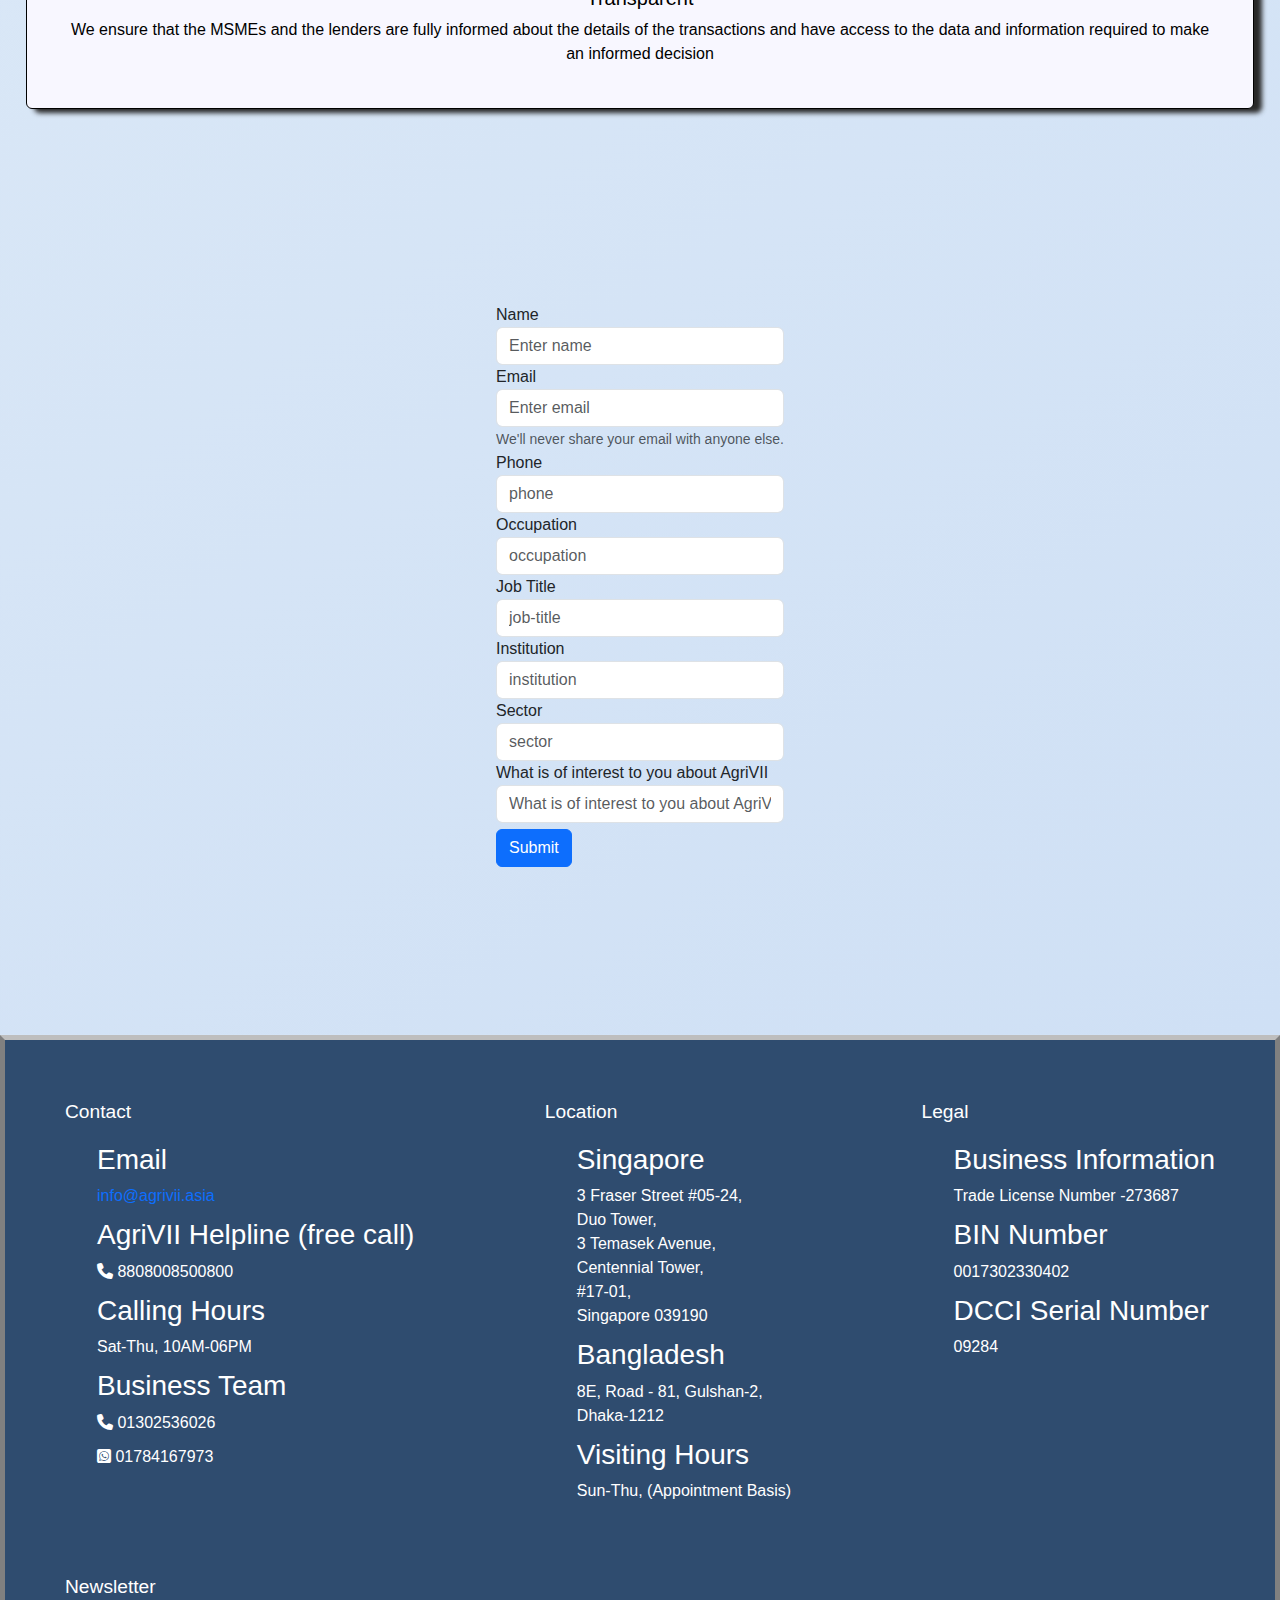
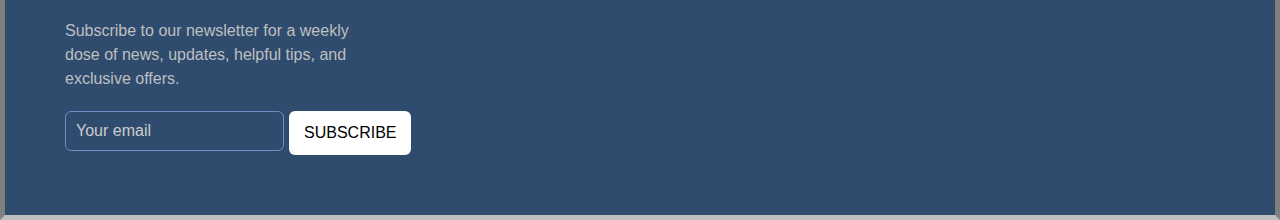
<file: dashboard_navbaritems/s_fundersolution.html>
<!DOCTYPE html>
<html lang="en">

<head>
  <meta charset="UTF-8">
  <meta name="viewport" content="width=device-width, initial-scale=1.0">
  <link rel="stylesheet" href="https://cdn.jsdelivr.net/npm/bootstrap@5.3.3/dist/css/bootstrap.min.css">
  <link rel="stylesheet" href="https://cdnjs.cloudflare.com/ajax/libs/font-awesome/6.6.0/css/all.min.css">
  <title>Funder SOLUTION</title>
  <link rel="stylesheet" href="/dashboard_navbaritems/s_fundersolution.css">
  <link rel="stylesheet" href="/dashboard_navbaritems/style3.css">
  <link rel="stylesheet" href="about_footer.css">
  <link rel="stylesheet" href="/dashboard_navbaritems/navstyle.css">
 
</head>

<body>
  <!-- navbar section -->
  <div>
    <nav class="navbar navbar-expand-lg ">
      <div class="container-fluid">
        <a class="navbar-brand" href="#"><i class="fa-solid fa-wheat-awn"></i> AGRIVI</a>
        <button class="navbar-toggler" type="button" data-bs-toggle="collapse" data-bs-target="#navbarNavDropdown"
          aria-controls="navbarNavDropdown" aria-expanded="false" aria-label="Toggle navigation">
          <span class="navbar-toggler-icon"></span>
        </button>
        <div class="collapse navbar-collapse" id="navbarNavDropdown">
          <ul class="navbar-nav">
            <li class="nav-item">
              <a class="nav-link active" aria-current="page" href="/index.html">Home</a>
            </li>
            <li class="nav-item">
              <a class="nav-link" href="/dashboard_navbaritems/s_team.html">Team</a>
            </li>
            <li class="nav-item">
              <a class="nav-link" href="#">Pricing</a>
            </li>
            <li class="nav-item dropdown">
              <a class="nav-link dropdown-toggle" href="#" role="button" data-bs-toggle="dropdown"
                aria-expanded="false">
                Solutions
              </a>
              <ul class="dropdown-menu">
                <li><a class="dropdown-item" href="/dashboard_navbaritems/s_farmersolution.html">For Farmers</a></li>
                <li><a class="dropdown-item" href="/dashboard_navbaritems/s_fundersolution.html">For Fnders</a></li>
                <li><a class="dropdown-item" href="/dashboard_navbaritems/s_iotsolution.html">IOT & Precision
                    Farming</a></li>
                <li><a class="dropdown-item" href="/dashboard_navbaritems/s_supplychainsolution.html">Supply Chain</a>
                </li>
              </ul>
            </li>
          </ul>
        </div>
      </div>
    </nav>
  </div>
  <!-- supply chain solution section -->
  <div class="container">
    <div class="img"></div>
    <div class="overlay"></div>
    <div class="text">
      <h2>Enabling Digital Lending Services to
        Farmers and Agri MSMEs</h2>
      <h4>AgriVII uses a combination of human interaction, alternative data, and machine learning to close the critical
        data gap that prevents financial institutions from lending and offering services to smallholder farmers.
      </h4>
    </div>
  </div>
  <div style="text-align: center;">
    <h3>Who do we work with</h3>
    <div>
      <p><i style="color: green;" class="fa-regular fa-circle-dot"></i> Micro-Finance (MFI)</p>
      <p><i style="color: green;" class="fa-regular fa-circle-dot"></i> Insurances</p>
      <p><i style="color: green;" class="fa-regular fa-circle-dot"></i> Cooperatives</p>
      <p><i style="color: green;" class="fa-regular fa-circle-dot"></i> Banks</p>
      <p><i style="color: green;" class="fa-regular fa-circle-dot"></i> Funding Groups</p>
      <p><i style="color: green;" class="fa-regular fa-circle-dot"></i> Non-Banking Financial Institutions</p>

    </div>


    <div
      style="padding: 2%;background: #f8f7ff ; color:black; border-radius:2%;border:1px solid black;box-shadow: 8px 4px 5px  rgb(40, 40, 40) ;border: 5px solid gray;
   border-block-color: #bebebe;">
      <h3>How we work</h3>
      <p style="overflow:break-word;margin:2% ">We work with financial institutions and lending partners to offer
        financing
        for Micro Small and Medium Enterprises in the agriculture sector including farmers, traders, input retailers and
        other agri businesses. We use alternative data and a proprietary credit scoring algorithm to identify the
        viability
        of the customers. Our lending partners approve the applications and transfer the fund within the shortest
        possible
        time. We work with these Agri MSMEs, providing them with advisory services, training, data collection and
        monitor
        them to ensure that their businesses are profitable and they can repay back the money on time</p>
    </div>

    <div
      style="padding:2%; margin:4%;background: #f8f7ff ; color:black; border-radius:2%;border:1px solid black;box-shadow: 8px 4px 5px  rgb(40, 40, 40) ;border: 5px solid gray;
   border-block-color: #bebebe;">
      <h3>Enabling Funding in Agriculture</h3>
      <p style="overflow:break-word;margin:2% ">Besides working with financial institutions, we also help unlock
        financing
        from individuals who want to fund in agriculture projects and want to earn profitable returns while also
        creating
        impact. We offer various sizes of funding in a wide category of agriculture projects which are managed by
        farmers.
        We offer attractive yields for the funders and also de risk their funding through insurance offerings. Most
        importantly we offer full transparency of the full process.</p>
    </div>

    <div
      style="padding:2%;background: #f8f7ff ; color:black; border-radius:2%;border:1px solid black;box-shadow: 8px 4px 5px  rgb(40, 40, 40) ;border: 5px solid gray;
   border-block-color: #bebebe;">
      <h3>How It Works</h3>
      <div>
        <h1 style="overflow:break-word;margin:2% ">1. Open an Account</h1>
        <p style="opacity: 0.7;">Download the iFarmer app and sign up to begin funding</p>
      </div>
      <div>
        <h1 style="overflow:break-word;margin:2% ">2. Creating Access to Finance for Farmers</h1>
        <p style="opacity: 0.7;">Explore currently listed farms in the iFarmer app's "All Farms" section to discover the
          perfect funding opportunity.</p>
      </div>
      <div>
        <h1 style="overflow:break-word;margin:2% ">Watch the Farms Grow</h1>
        <p style="opacity: 0.7;">Keep track of farm progress by monitoring them through the iFarmer app and receiving
          regular updates from our team.</p>
      </div>
      <div>
        <h1 style="overflow:break-word;margin:2% ">4. Harvest your Returns</h1>
        <p style="opacity: 0.7;">When the farms mature and the products are sold, both you and the farmers earn from the
          harves</p>
      </div>

    </div>


  </div>
  <!-- model work -->

  <div class="card-deck">
    <h1 style="text-align: center; margin-top:10%">Why Work With Us</h1>
    <div class="card">
      <i style="color:green;" class="fa-solid fa-gear fa-3x"></i>
      <div class="card-body">
        <h5 class="card-title">Tech Enabled</h5>
        <p class="card-text">The Agri MSMEs can download our app. Sign up directly in the app and fill out their
          personal
          information, answer a few questions and share transactional data and apply for the loan.</p>

      </div>
    </div>
    <div class="card">
      <i style="color:green;" class="fa-solid fa-hard-drive fa-3x"></i>
      <div class="card-body">
        <h5 class="card-title">Data Driven</h5>
        <p class="card-text">Our proprietary credit scoring algorithm uses a combination of alternative data, business
          transaction data and personal data to provide a unique credit score for the Agri MSMEs</p>

      </div>
    </div>
    <div class="card">
      <i style="color:green;" class="fa-solid fa-magnifying-glass fa-3x"></i>
      <div class="card-body">
        <h5 class="card-title">Transparent</h5>
        <p class="card-text">We ensure that the MSMEs and the lenders are fully informed about the details of the
          transactions and have access to the data and information required to make an informed decision</p>

      </div>
    </div>
  </div>
  <!-- model end -->
  <!-- from section -->
  <div class="container d-flex justify-content-center">
    <form>
      <div class="form-group">
        <label for="exampleInputEmail1">Name</label>
        <input type="email" class="form-control" id="exampleInputEmail1" aria-describedby="emailHelp"
          placeholder="Enter name">

      </div>
      <div class="form-group">
        <label for="exampleInputEmail1">Email</label>
        <input type="email" class="form-control" id="exampleInputEmail1" aria-describedby="emailHelp"
          placeholder="Enter email">
        <small id="emailHelp" class="form-text text-muted">We'll never share your email with anyone else.</small>
      </div>
      <div class="form-group">
        <label for="exampleInputPassword1">Phone</label>
        <input type="password" class="form-control" id="exampleInputPassword1" placeholder="phone">
      </div>
      <div class="form-group">
        <label for="exampleInputPassword1">Occupation</label>
        <input type="password" class="form-control" id="exampleInputPassword1" placeholder="occupation">
      </div>
      <div class="form-group">
        <label for="exampleInputPassword1">Job Title</label>
        <input type="password" class="form-control" id="exampleInputPassword1" placeholder="job-title">
      </div>
      <div class="form-group">
        <label for="exampleInputPassword1">Institution</label>
        <input type="password" class="form-control" id="exampleInputPassword1" placeholder="institution">
      </div>
      <div class="form-group">
        <label for="exampleInputPassword1">Sector</label>
        <input type="password" class="form-control" id="exampleInputPassword1" placeholder="sector">
      </div>
      <div class="form-group">
        <label for="exampleInputPassword1">What is of interest to you about AgriVII</label>
        <input type="password" class="form-control" id="exampleInputPassword1"
          placeholder="What is of interest to you about AgriVII">
      </div>
      <div style="margin-top:2%;"><button type="submit" class="btn btn-primary">Submit</button></div>
    </form>
  </div>


  <!-- footer section -->
  <div>
    <section class="footer">
      <div class="footer-row">
        <div class="footer-col">
          <h4>Contact</h4>
          <ul class="links">
            <div style="color:white">
              <h3 style="color: white;">Email</h3>
              <li><a href="#">info@agrivii.asia</a></li>
            </div>
            <div style=" color:white">
              <h3>AgriVII Helpline (free call)</h3>
              <li><i class="fa-solid fa-phone"></i> 8808008500800</li>
            </div>
            <div style=" color:white">
              <h3>Calling Hours</h3>
              <li>Sat-Thu, 10AM-06PM</li>
            </div>
            <div style=" color:white">
              <h3>Business Team</h3>
              <li><i class="fa-solid fa-phone"></i> 01302536026</li>
              <li><i class="fa-brands fa-square-whatsapp"></i> 01784167973</li>
            </div>


          </ul>
        </div>
        <div class="footer-col">
          <h4>Location</h4>
          <ul class="links">
            <div style="color: white;">
              <h3>Singapore</h3>
              <li>3 Fraser Street #05-24, <br> Duo Tower,<br> 3 Temasek Avenue,<br> Centennial Tower,<br> #17-01,<br>
                Singapore
                039190</li>
            </div>
            <div style="color: white;">
              <h3>Bangladesh</h3>
              <li>8E, Road - 81, Gulshan-2,<br>
                Dhaka-1212</li>
            </div>
            <div style="color: white;">
              <h3>Visiting Hours</h3>
              <li>Sun-Thu, (Appointment Basis)</li>
            </div>


          </ul>
        </div>
        <div class="footer-col">
          <h4>Legal</h4>
          <ul class="links">
            <div style="color: white;">
              <h3>Business Information</h3>
              <li>Trade License Number -273687 </li>
            </div>
            <div style="color: white;">
              <h3>BIN Number</h3>
              <li>0017302330402</li>
            </div>
            <div style="color: white;">
              <h3>DCCI Serial Number</h3>
              <li>09284</li>
            </div>


          </ul>
        </div>
        <div class="footer-col">
          <h4>Newsletter</h4>
          <p>
            Subscribe to our newsletter for a weekly dose
            of news, updates, helpful tips, and
            exclusive offers.
          </p>
          <form action="#">
            <input type="text" placeholder="Your email" required>
            <button type="submit">SUBSCRIBE</button>
          </form>
          <!-- <div class="icons">
               <i class="fa-brands fa-facebook-f"></i>
               <i class="fa-brands fa-twitter"></i>
               <i class="fa-brands fa-linkedin"></i>
               <i class="fa-brands fa-github"></i>
             </div> -->
        </div>
      </div>
    </section>
  </div>


  <script src="https://cdn.jsdelivr.net/npm/bootstrap@5.3.3/dist/js/bootstrap.bundle.min.js"></script>
</body>

</html>
</file>
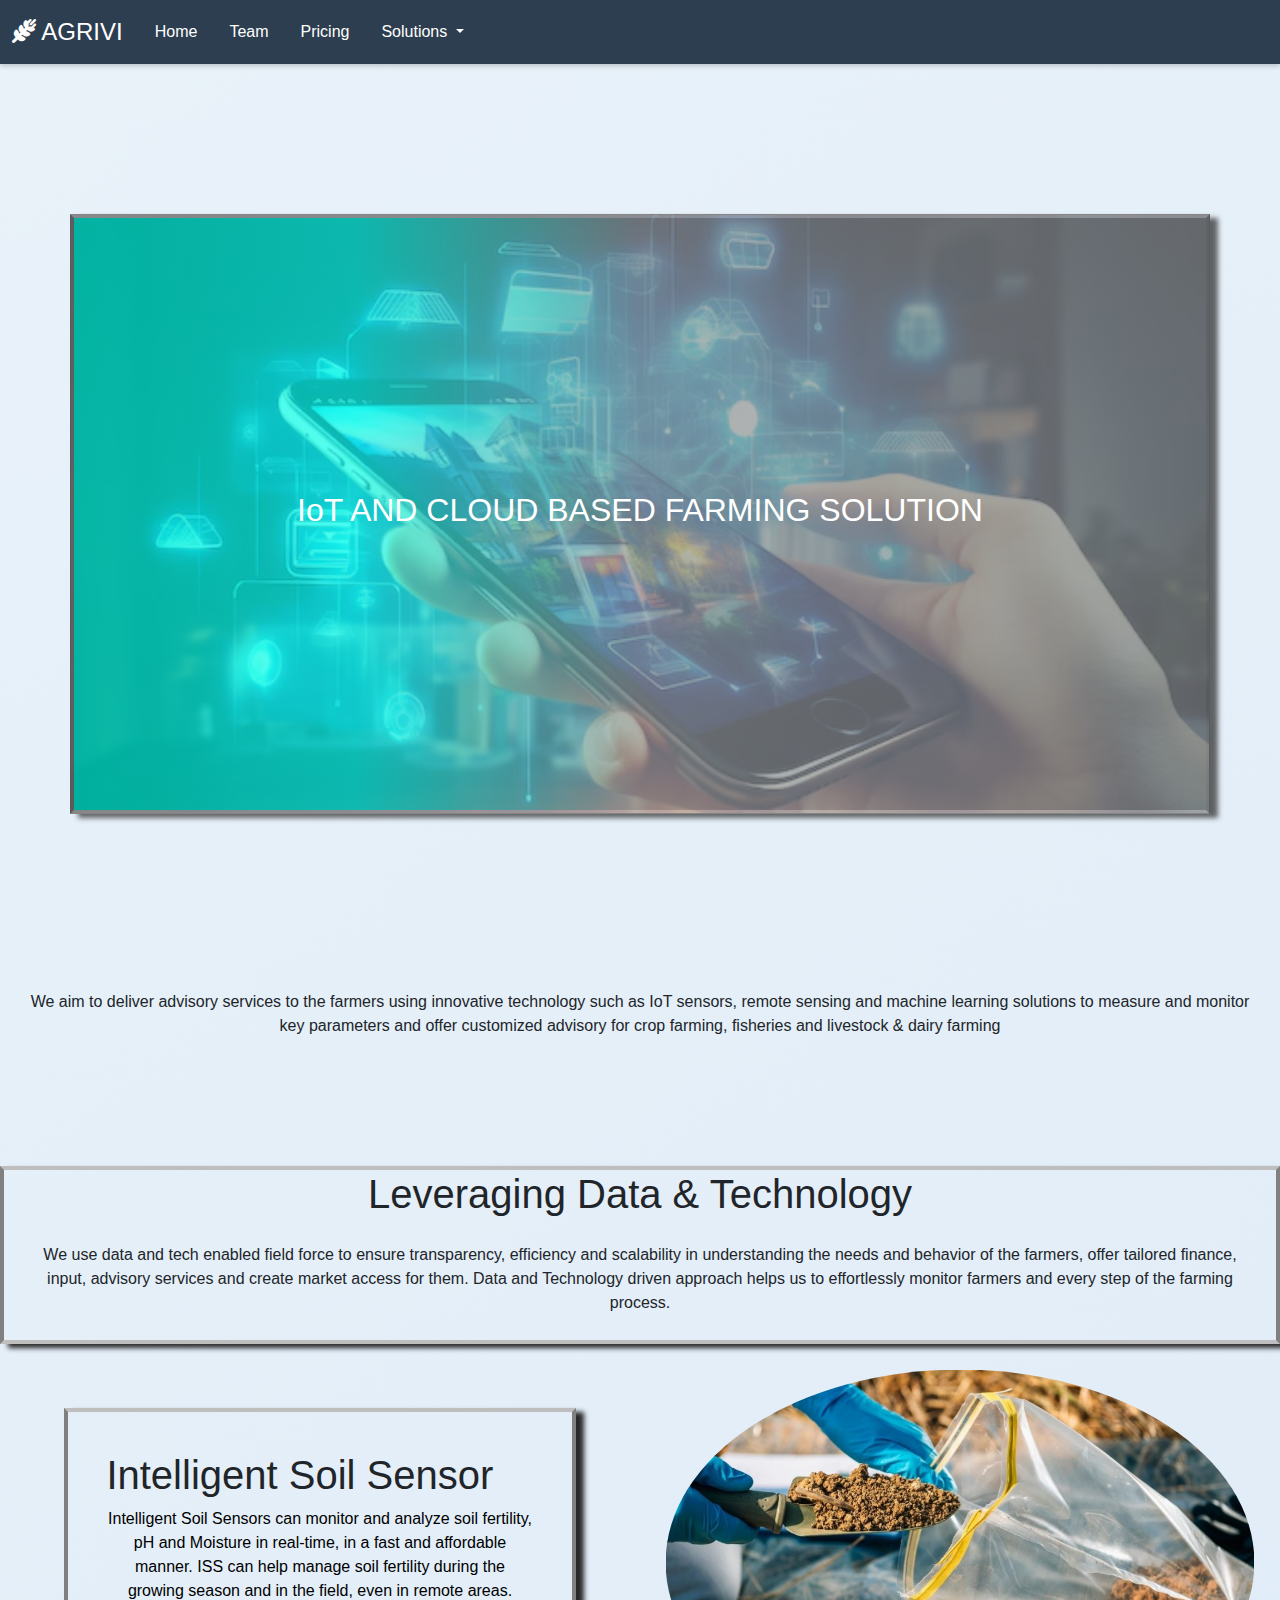
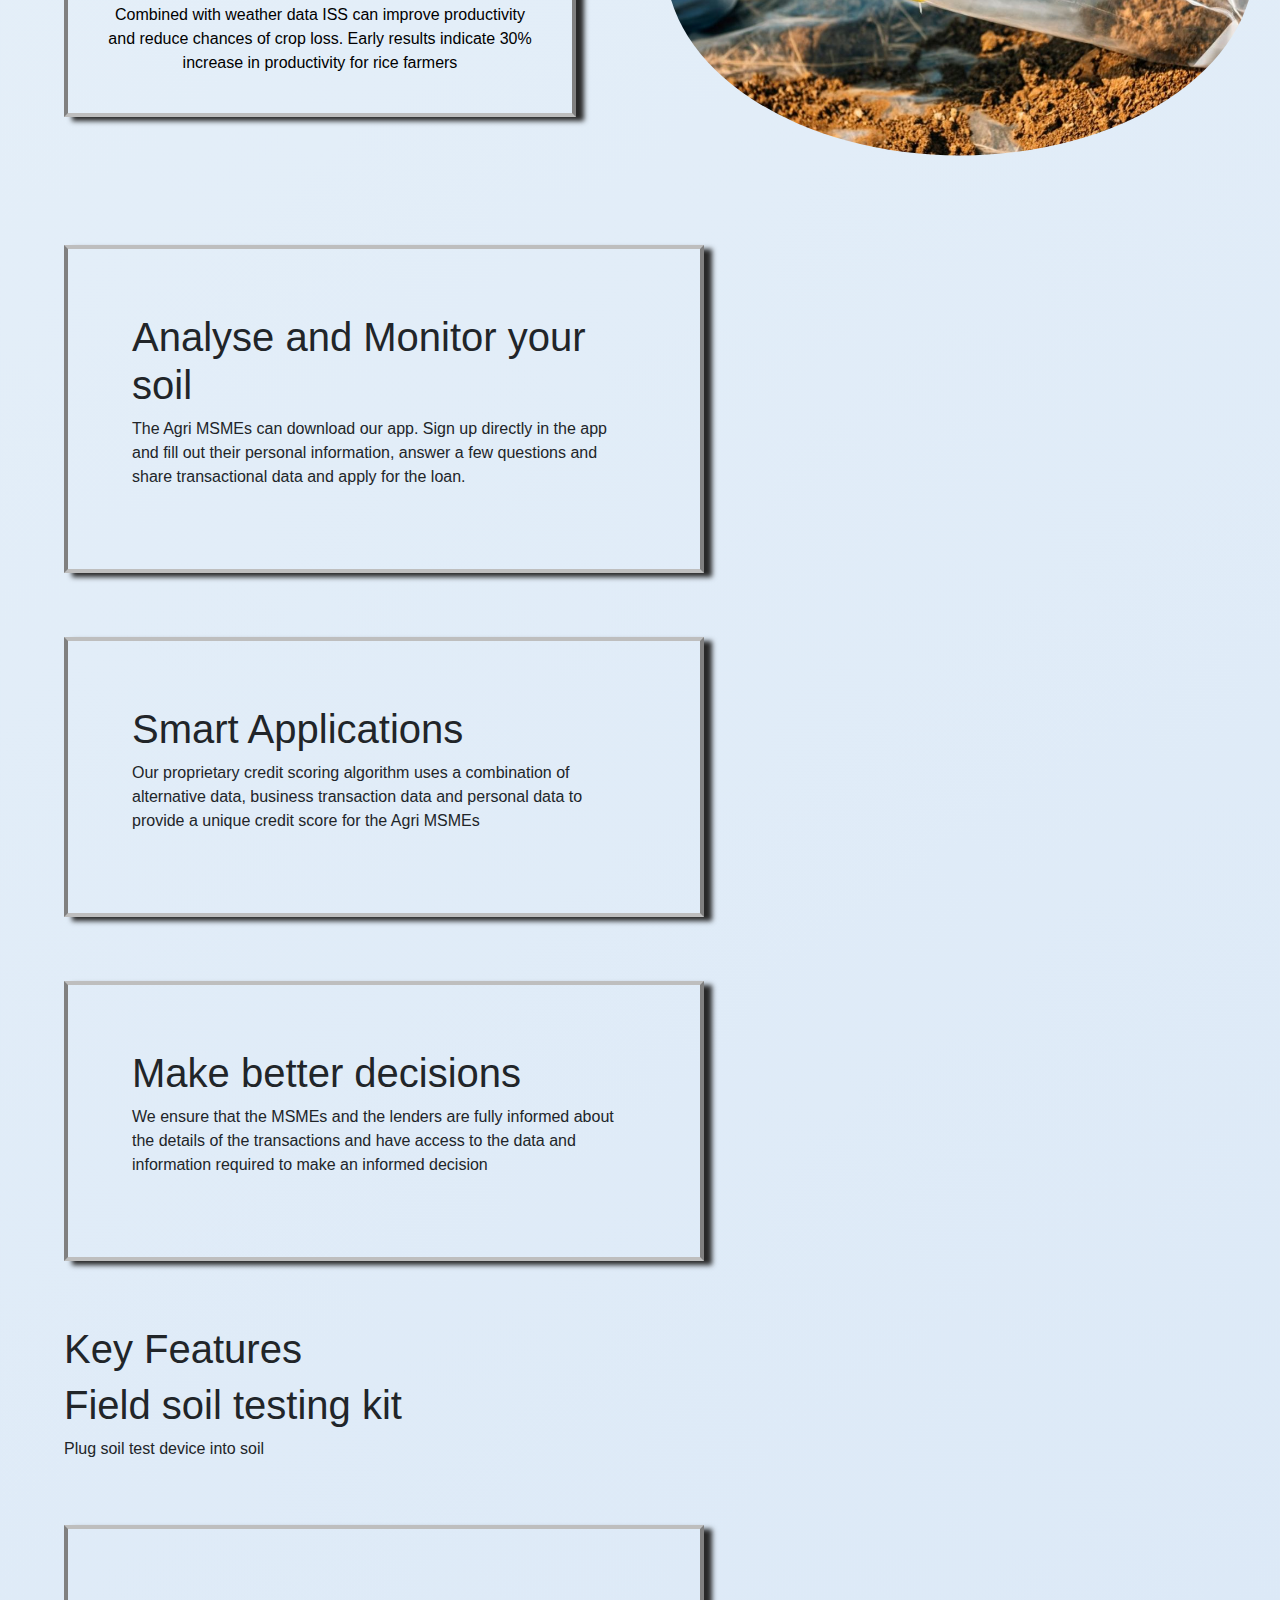
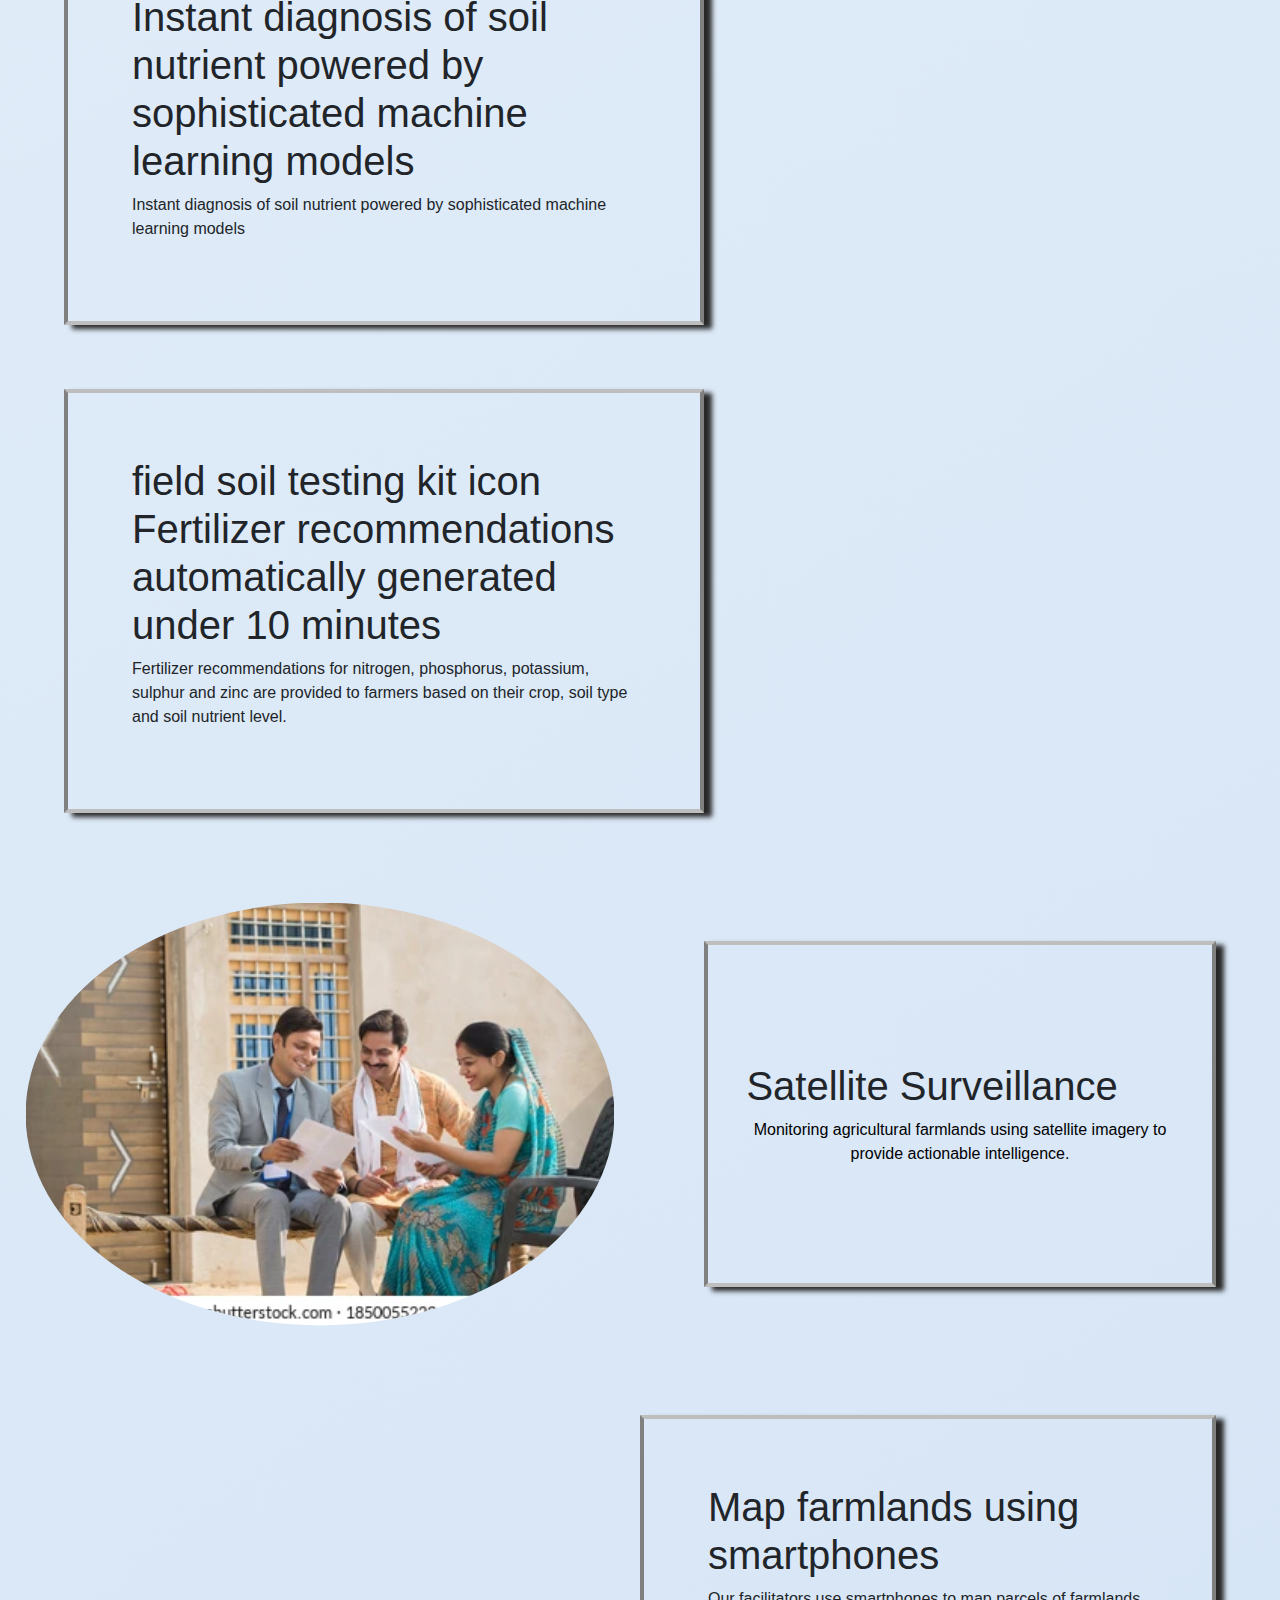
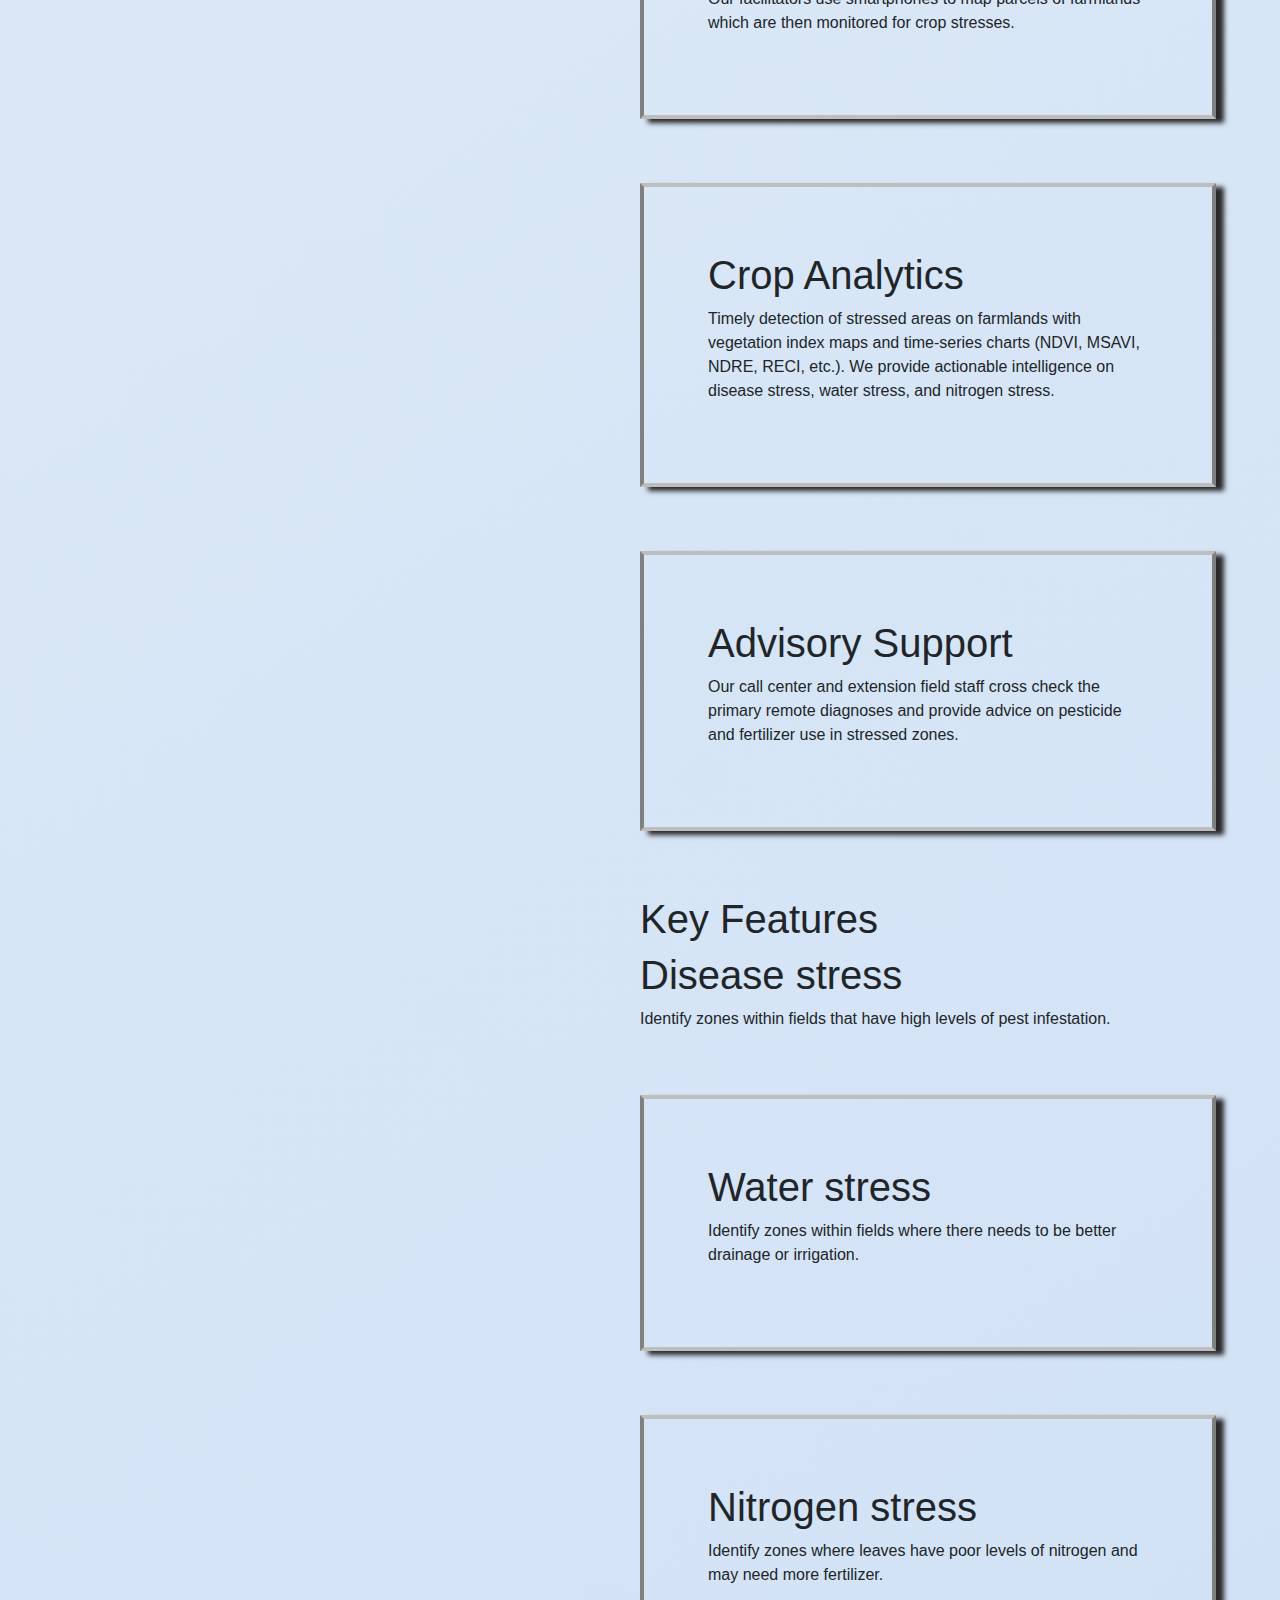
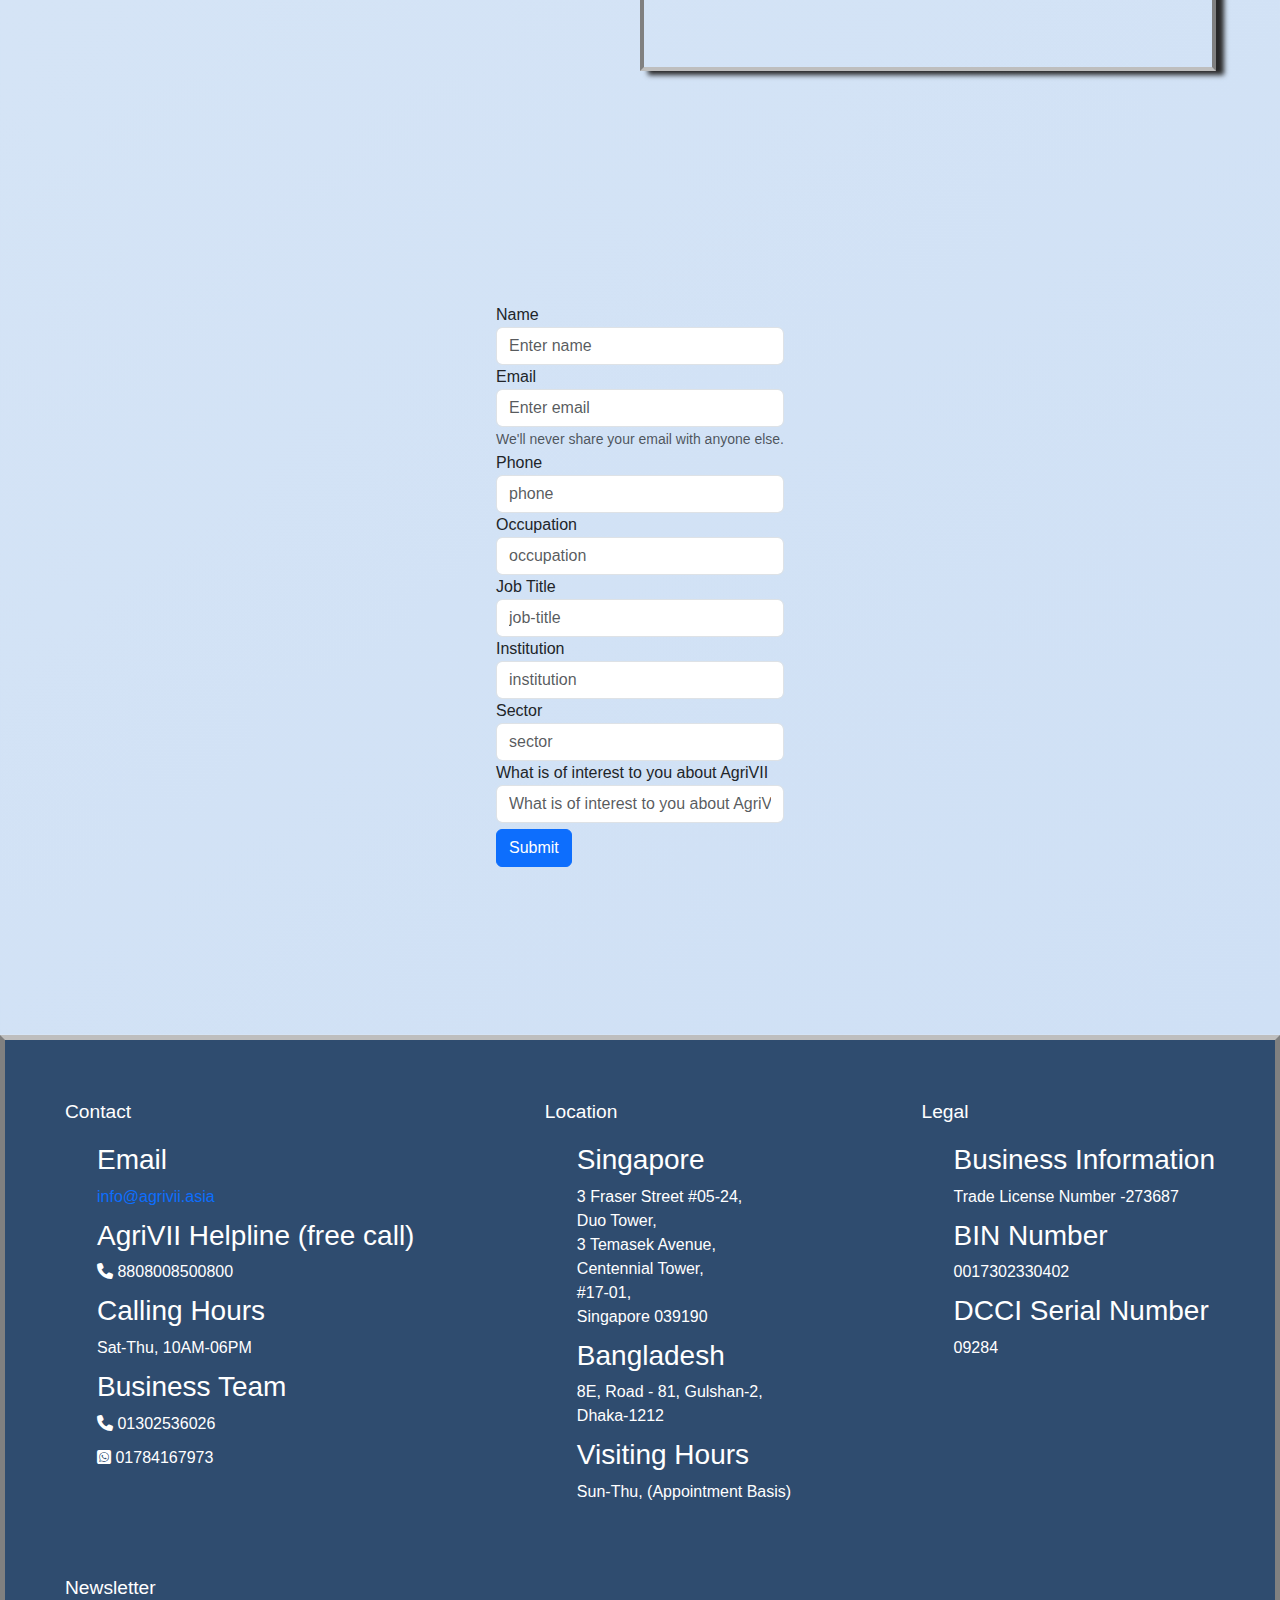
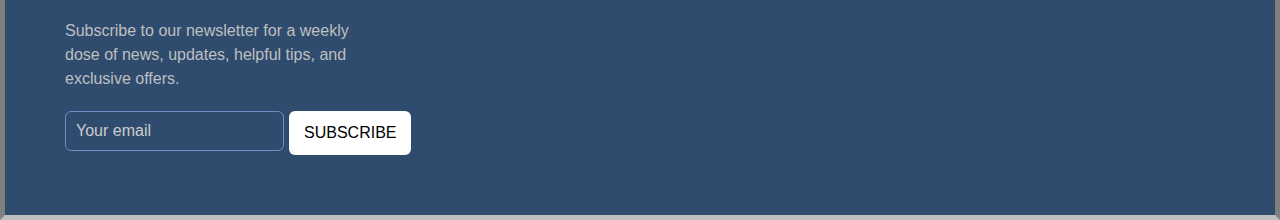
<file: dashboard_navbaritems/s_iotsolution.html>
<!DOCTYPE html>
<html lang="en">

<head>
  <meta charset="UTF-8">
  <meta name="viewport" content="width=device-width, initial-scale=1.0">
  <link rel="stylesheet" href="https://cdn.jsdelivr.net/npm/bootstrap@5.3.3/dist/css/bootstrap.min.css">
  <link rel="stylesheet" href="https://cdnjs.cloudflare.com/ajax/libs/font-awesome/6.6.0/css/all.min.css">
  <title>IOT SOLUTION</title>
  <link rel="stylesheet" href="/dashboard_navbaritems/s_iotsolution.css">
  <link rel="stylesheet" href="/dashboard_navbaritems/style3.css">
  <link rel="stylesheet" href="about_footer.css">
  <link rel="stylesheet" href="/dashboard_navbaritems/navstyle.css">

</head>

<body>
  <!-- navbar section -->
  <div>
    <nav class="navbar navbar-expand-lg">
      <div class="container-fluid">
        <a class="navbar-brand" href="#"><i class="fa-solid fa-wheat-awn"></i> AGRIVI</a>
        <button class="navbar-toggler" type="button" data-bs-toggle="collapse" data-bs-target="#navbarNavDropdown"
          aria-controls="navbarNavDropdown" aria-expanded="false" aria-label="Toggle navigation">
          <span class="navbar-toggler-icon"></span>
        </button>
        <div class="collapse navbar-collapse" id="navbarNavDropdown">
          <ul class="navbar-nav">
            <li class="nav-item">
              <a class="nav-link active" aria-current="page" href="/index.html">Home</a>
            </li>
            <li class="nav-item">
              <a class="nav-link" href="/dashboard_navbaritems/s_team.html">Team</a>
            </li>
            <li class="nav-item">
              <a class="nav-link" href="#">Pricing</a>
            </li>
            <li class="nav-item dropdown">
              <a class="nav-link dropdown-toggle" href="#" role="button" data-bs-toggle="dropdown"
                aria-expanded="false">
                Solutions
              </a>
              <ul class="dropdown-menu">
                <li><a class="dropdown-item" href="/dashboard_navbaritems/s_farmersolution.html">For Farmers</a></li>
                <li><a class="dropdown-item" href="/dashboard_navbaritems/s_fundersolution.html">For Fnders</a></li>
                <li><a class="dropdown-item" href="#">IOT & Precision Farming</a></li>
                <li><a class="dropdown-item" href="/dashboard_navbaritems/s_supplychainsolution.html">Supply Chain</a>
                </li>
              </ul>
            </li>
          </ul>
        </div>
      </div>
    </nav>
  </div>
  <!-- supply chain solution section -->
  <div class="container">
    <div class="img"></div>
    <div class="overlay"></div>
    <div class="text">
      <h2>IoT AND CLOUD BASED
        FARMING SOLUTION</h2>

    </div>
  </div>
  <div style="text-align: center; ">

    <p style="overflow:break-word;margin:2% ">We aim to deliver advisory services to the farmers using innovative
      technology such as IoT sensors, remote sensing and machine learning solutions to measure and monitor key
      parameters
      and offer customized advisory for crop farming, fisheries and livestock & dairy farming</p>
  </div>

  <div style="text-align: center; margin-top:10%;
 border: 4px solid gray;
 border-block-color: #bebebe;
 box-shadow: 8px 4px 5px rgb(40, 40, 40);">
    <h1 style="text-align: center;">Leveraging Data & Technology</h1>
    <p style="overflow:break-word;margin:2% ">We use data and tech enabled field force to ensure transparency,
      efficiency
      and scalability in understanding the needs and behavior of the farmers, offer tailored finance, input, advisory
      services and create market access for them. Data and Technology driven approach helps us to effortlessly monitor
      farmers and every step of the farming process.</p>
  </div>
  <!-- model work -->

  <div class="card; d-flex" style="width:100%">
    <div class="card-body">
      <div>
        <div>
          <h1>Intelligent Soil Sensor</h1>
          <p class="card-text">Intelligent Soil Sensors can monitor and analyze soil fertility, pH and Moisture in
            real-time,
            in a fast and affordable manner. ISS can help manage soil fertility during the growing season and in the
            field,
            even in remote areas. Combined with weather data ISS can improve productivity and reduce chances of crop
            loss.
            Early results indicate 30% increase in productivity for rice farmers
          </p>
        </div>
      </div>
    </div>
    <img style="max-width: 50%;padding:2%; border-radius:50%" src="/dashboard_navbaritems/images/soil-examine.jpg"
      class="card-img-top" alt="...">
  </div>

  <div class="card-p">
    <h1>Analyse and Monitor your soil
    </h1>
    <p>The Agri MSMEs can download our app. Sign up directly in the app and fill out their personal information, answer
      a
      few questions and share transactional data and apply for the loan.</p>
  </div>
  <div class="card-p">
    <h1>Smart Applications
    </h1>
    <p>Our proprietary credit scoring algorithm uses a combination of alternative data, business transaction data and
      personal data to provide a unique credit score for the Agri MSMEs</p>
  </div>
  <div class="card-p">
    <h1>Make better decisions
    </h1>
    <p>We ensure that the MSMEs and the lenders are fully informed about the details of the transactions and have access
      to the data and information required to make an informed decision</p>
  </div>
  <div style="margin-left: 5%;">
    <h1>Key Features</h1>
  </div>
  <div style="margin-left: 5%;">
    <h1>Field soil testing kit</h1>
    <p>Plug soil test device into soil</p>
  </div>
  <div class="card-p">
    <h1>Instant diagnosis of soil nutrient powered by sophisticated machine learning models
    </h1>
    <p>Instant diagnosis of soil nutrient powered by sophisticated machine learning models</p>
  </div>
  <div class="card-p">
    <h1>
      field soil testing kit icon
      Fertilizer recommendations automatically generated under 10 minutes
    </h1>
    <p>Fertilizer recommendations for nitrogen, phosphorus, potassium, sulphur and zinc are provided to farmers based on
      their crop, soil type and soil nutrient level.</p>
  </div>

  </div>
  <!-- model end -->

  <!-- model 2nd part start -->
  <div class="card; d-flex" style="width:100%">
    <img style="max-width: 50%;padding:2%; border-radius:50%" src="/dashboard_navbaritems/images/servillence.webp"
      class="card-img-top" alt="...">
    <div class="card-body">
      <div>
        <div>
          <h1>Satellite Surveillance</h1>
          <p class="card-text">Monitoring agricultural farmlands using satellite imagery to provide actionable
            intelligence.
          </p>
        </div>
      </div>
    </div>
  </div>

  <div class="card-p2">
    <h1>Map farmlands using smartphones
    </h1>
    <p>Our facilitators use smartphones to map parcels of farmlands which are then monitored for crop stresses.</p>
  </div>
  <div class="card-p2">
    <h1>Crop Analytics
    </h1>
    <p>Timely detection of stressed areas on farmlands with vegetation index maps and time-series charts (NDVI, MSAVI,
      NDRE, RECI, etc.). We provide actionable intelligence on disease stress, water stress, and nitrogen stress.</p>
  </div>
  <div class="card-p2">
    <h1>Advisory Support
    </h1>
    <p>Our call center and extension field staff cross check the primary remote diagnoses and provide advice on
      pesticide
      and fertilizer use in stressed zones.</p>
  </div>
  <div style="margin-left: 50%;">
    <h1>Key Features</h1>
  </div>
  <div style="margin-left: 50%;">
    <h1>Disease stress</h1>
    <p>Identify zones within fields that have high levels of pest infestation.</p>
  </div>
  <div class="card-p2">
    <h1>Water stress
    </h1>
    <p>Identify zones within fields where there needs to be better drainage or irrigation.</p>
  </div>
  <div class="card-p2">
    <h1>
      Nitrogen stress
    </h1>
    <p>Identify zones where leaves have poor levels of nitrogen and may need more fertilizer.</p>
  </div>



  <!-- model 2nd part end -->
  <!-- carousel section -->

  <div class="container d-flex justify-content-center">
    <form>
      <div class="form-group">
        <label for="exampleInputEmail1">Name</label>
        <input type="email" class="form-control" id="exampleInputEmail1" aria-describedby="emailHelp"
          placeholder="Enter name">

      </div>
      <div class="form-group">
        <label for="exampleInputEmail1">Email</label>
        <input type="email" class="form-control" id="exampleInputEmail1" aria-describedby="emailHelp"
          placeholder="Enter email">
        <small id="emailHelp" class="form-text text-muted">We'll never share your email with anyone else.</small>
      </div>
      <div class="form-group">
        <label for="exampleInputPassword1">Phone</label>
        <input type="password" class="form-control" id="exampleInputPassword1" placeholder="phone">
      </div>
      <div class="form-group">
        <label for="exampleInputPassword1">Occupation</label>
        <input type="password" class="form-control" id="exampleInputPassword1" placeholder="occupation">
      </div>
      <div class="form-group">
        <label for="exampleInputPassword1">Job Title</label>
        <input type="password" class="form-control" id="exampleInputPassword1" placeholder="job-title">
      </div>
      <div class="form-group">
        <label for="exampleInputPassword1">Institution</label>
        <input type="password" class="form-control" id="exampleInputPassword1" placeholder="institution">
      </div>
      <div class="form-group">
        <label for="exampleInputPassword1">Sector</label>
        <input type="password" class="form-control" id="exampleInputPassword1" placeholder="sector">
      </div>
      <div class="form-group">
        <label for="exampleInputPassword1">What is of interest to you about AgriVII</label>
        <input type="password" class="form-control" id="exampleInputPassword1"
          placeholder="What is of interest to you about AgriVII">
      </div>
      <div style="margin-top: 2%;"><button type="submit" class="btn btn-primary">Submit</button></div>
    </form>
  </div>


  <!-- footer section -->
  <div>
    <section class="footer">
      <div class="footer-row">
        <div class="footer-col">
          <h4>Contact</h4>
          <ul class="links">
            <div style="color:white">
              <h3 style="color: white;">Email</h3>
              <li><a href="#">info@agrivii.asia</a></li>
            </div>
            <div style=" color:white">
              <h3>AgriVII Helpline (free call)</h3>
              <li><i class="fa-solid fa-phone"></i> 8808008500800</li>
            </div>
            <div style=" color:white">
              <h3>Calling Hours</h3>
              <li>Sat-Thu, 10AM-06PM</li>
            </div>
            <div style=" color:white">
              <h3>Business Team</h3>
              <li><i class="fa-solid fa-phone"></i> 01302536026</li>
              <li><i class="fa-brands fa-square-whatsapp"></i> 01784167973</li>
            </div>


          </ul>
        </div>
        <div class="footer-col">
          <h4>Location</h4>
          <ul class="links">
            <div style="color: white;">
              <h3>Singapore</h3>
              <li>3 Fraser Street #05-24, <br> Duo Tower,<br> 3 Temasek Avenue,<br> Centennial Tower,<br> #17-01,<br>
                Singapore
                039190</li>
            </div>
            <div style="color: white;">
              <h3>Bangladesh</h3>
              <li>8E, Road - 81, Gulshan-2,<br>
                Dhaka-1212</li>
            </div>
            <div style="color: white;">
              <h3>Visiting Hours</h3>
              <li>Sun-Thu, (Appointment Basis)</li>
            </div>


          </ul>
        </div>
        <div class="footer-col">
          <h4>Legal</h4>
          <ul class="links">
            <div style="color: white;">
              <h3>Business Information</h3>
              <li>Trade License Number -273687 </li>
            </div>
            <div style="color: white;">
              <h3>BIN Number</h3>
              <li>0017302330402</li>
            </div>
            <div style="color: white;">
              <h3>DCCI Serial Number</h3>
              <li>09284</li>
            </div>


          </ul>
        </div>
        <div class="footer-col">
          <h4>Newsletter</h4>
          <p>
            Subscribe to our newsletter for a weekly dose
            of news, updates, helpful tips, and
            exclusive offers.
          </p>
          <form action="#">
            <input type="text" placeholder="Your email" required>
            <button type="submit">SUBSCRIBE</button>
          </form>
          <!-- <div class="icons">
               <i class="fa-brands fa-facebook-f"></i>
               <i class="fa-brands fa-twitter"></i>
               <i class="fa-brands fa-linkedin"></i>
               <i class="fa-brands fa-github"></i>
             </div> -->
        </div>
      </div>
    </section>
  </div>


  <script src="https://cdn.jsdelivr.net/npm/bootstrap@5.3.3/dist/js/bootstrap.bundle.min.js"></script>
</body>

</html>
</file>
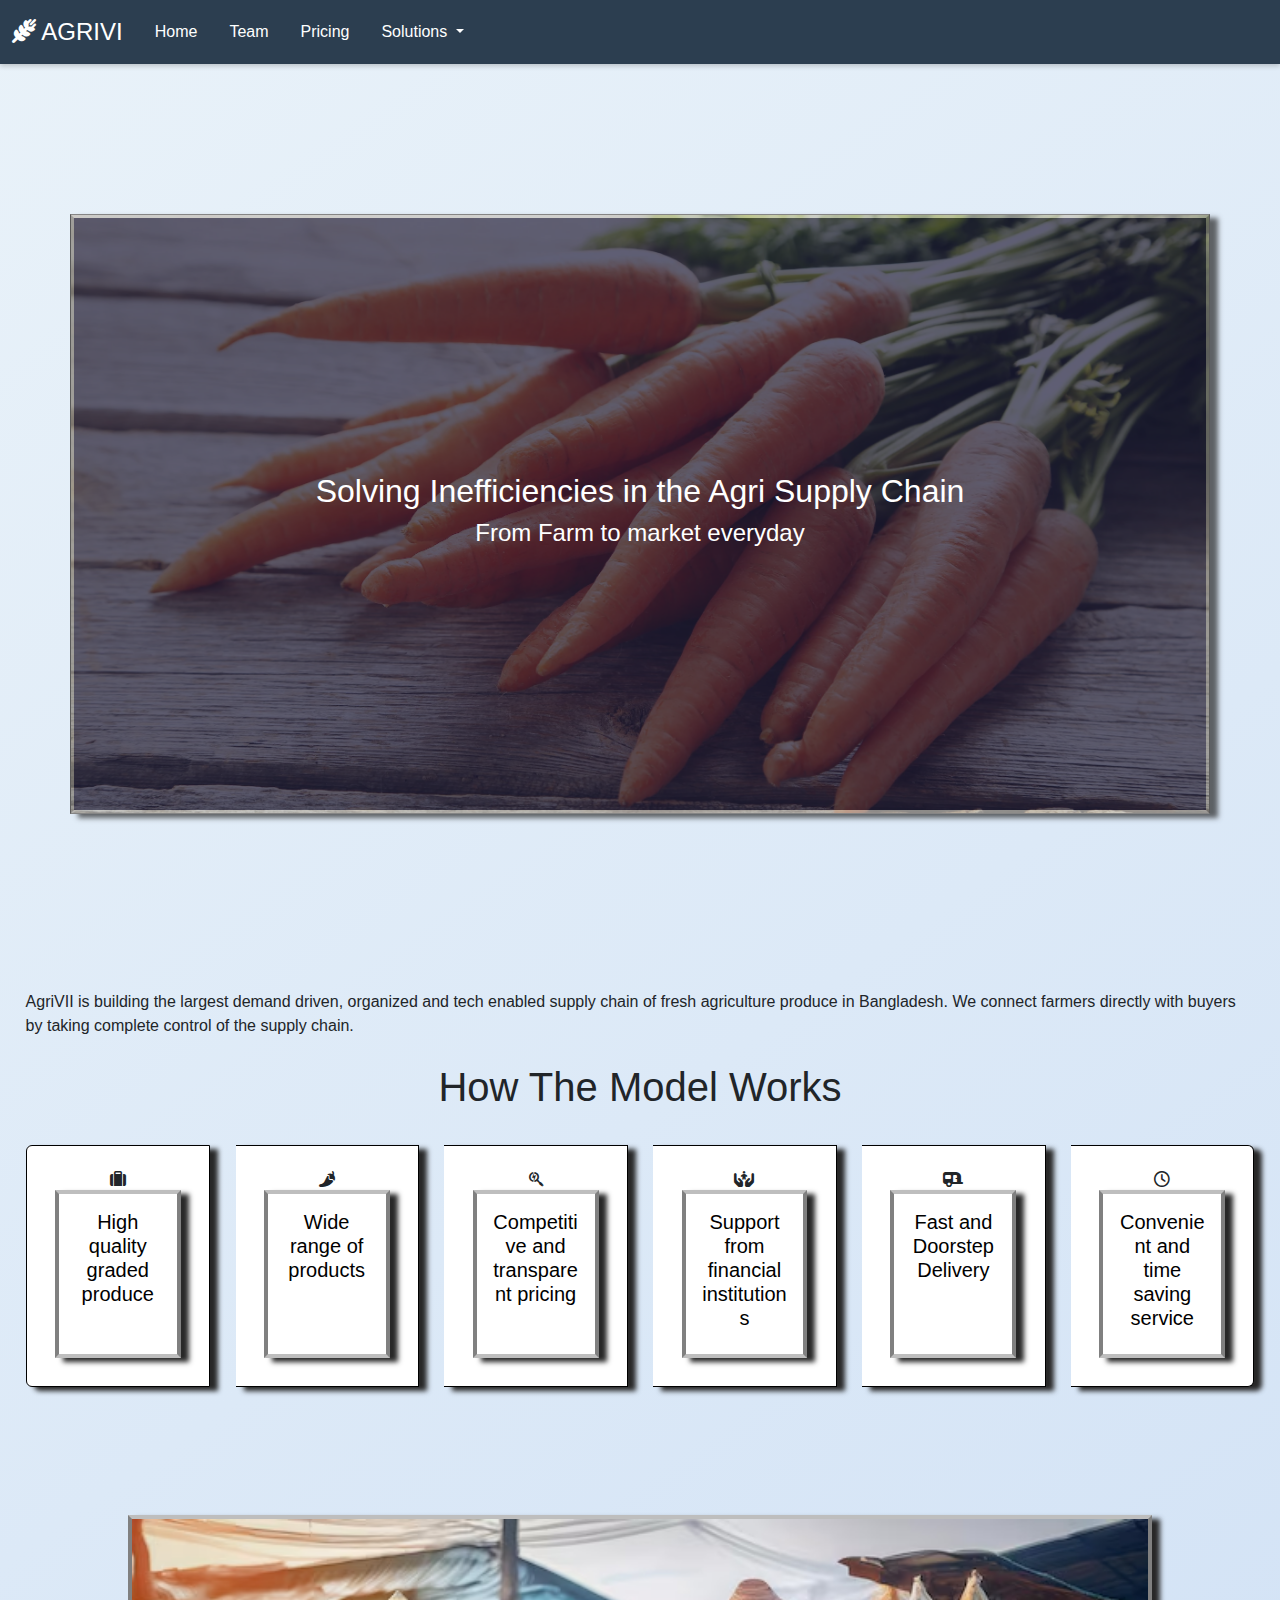
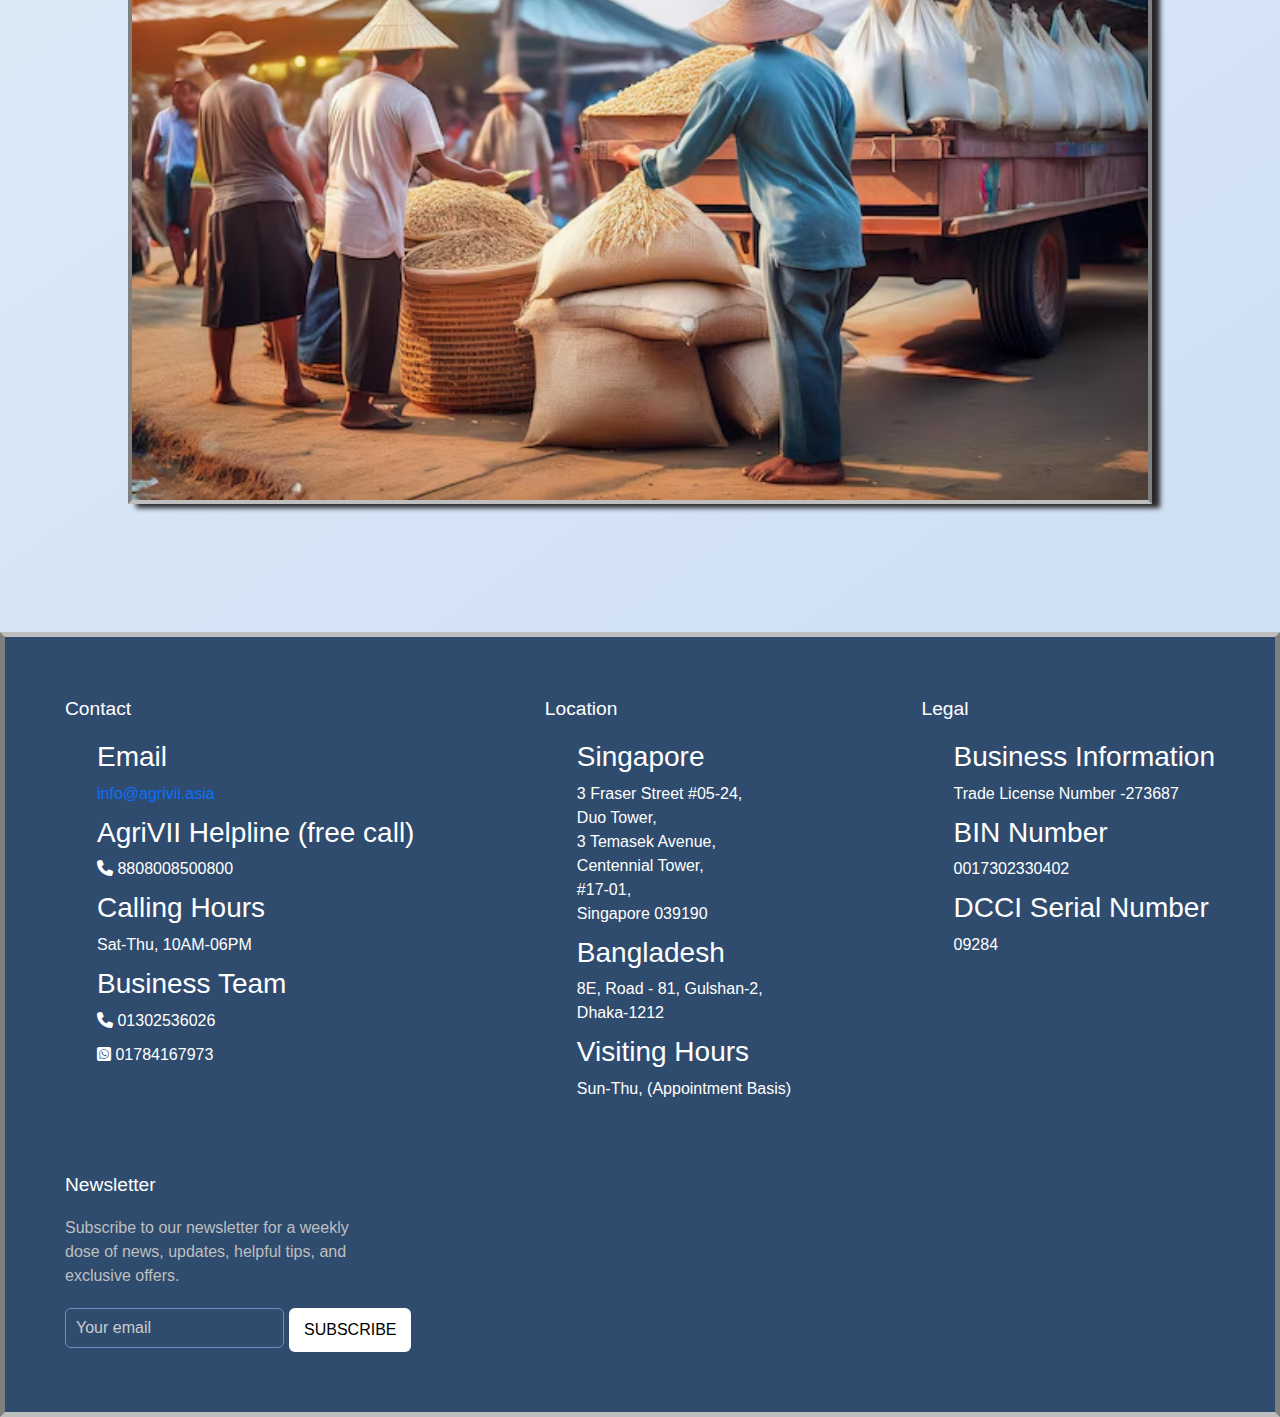
<file: dashboard_navbaritems/s_supplychainsolution.html>
<!DOCTYPE html>
<html lang="en">

<head>
  <meta charset="UTF-8">
  <meta name="viewport" content="width=device-width, initial-scale=1.0">
  <link rel="stylesheet" href="https://cdn.jsdelivr.net/npm/bootstrap@5.3.3/dist/css/bootstrap.min.css">
  <link rel="stylesheet" href="https://cdnjs.cloudflare.com/ajax/libs/font-awesome/6.6.0/css/all.min.css">
  <title>IOT SOLUTION</title>
  <link rel="stylesheet" href="/dashboard_navbaritems/s_supplychainsolution.css">
  <link rel="stylesheet" href="/dashboard_navbaritems/style3.css">
  <link rel="stylesheet" href="about_footer.css">
  <link rel="stylesheet" href="/dashboard_navbaritems/navstyle.css">
 
</head>

<body>
  <!-- navbar section -->
  <div>
    <nav class="navbar navbar-expand-lg">
      <div class="container-fluid">
        <a class="navbar-brand" href="#"><i class="fa-solid fa-wheat-awn"></i> AGRIVI</a>
        <button class="navbar-toggler" type="button" data-bs-toggle="collapse" data-bs-target="#navbarNavDropdown"
          aria-controls="navbarNavDropdown" aria-expanded="false" aria-label="Toggle navigation">
          <span class="navbar-toggler-icon"></span>
        </button>
        <div class="collapse navbar-collapse" id="navbarNavDropdown">
          <ul class="navbar-nav">
            <li class="nav-item">
              <a class="nav-link active" aria-current="page" href="/index.html">Home</a>
            </li>
            <li class="nav-item">
              <a class="nav-link" href="/dashboard_navbaritems/s_team.html">Team</a>
            </li>
            <li class="nav-item">
              <a class="nav-link" href="#">Pricing</a>
            </li>
            <li class="nav-item dropdown">
              <a class="nav-link dropdown-toggle" href="#" role="button" data-bs-toggle="dropdown"
                aria-expanded="false">
                Solutions
              </a>
              <ul class="dropdown-menu">
                <li><a class="dropdown-item" href="/dashboard_navbaritems/s_farmersolution.html">For Farmers</a></li>
                <li><a class="dropdown-item" href="/dashboard_navbaritems/s_fundersolution.html">For Fnders</a></li>
                <li><a class="dropdown-item" href="/dashboard_navbaritems/s_iotsolution.html">IOT & Precision
                    Farming</a></li>
                <li><a class="dropdown-item" href="/dashboard_navbaritems/s_supplychainsolution.html">Supply Chain</a>
                </li>
              </ul>
            </li>
          </ul>
        </div>
      </div>
    </nav>
  </div>
  <!-- supply chain solution section -->
  <div class="container">
    <div class="img"></div>
    <div class="overlay"></div>
    <div class="text">
      <h2>Solving Inefficiencies
        in the Agri Supply Chain</h2>
      <h4>From Farm to market everyday</h4>
    </div>
  </div>
  <div>
    <p style="overflow:break-word;margin:2% ">AgriVII is building the largest demand driven, organized and tech enabled
      supply chain of fresh agriculture produce in Bangladesh. We connect farmers directly with buyers by taking
      complete control of the supply chain.</p>
  </div>
  <!-- model work -->
  <div style="text-align: center">
    <h1>How The Model Works</h1>
    <div class="card-group">
      <div class="card">
        <i class="fa-solid fa-suitcase"></i>
        <div class="card-body">
          <h5 class="card-title">High quality graded produce</h5>
        </div>
      </div>
      <div class="card">

        <i class="fa-solid fa-pepper-hot"></i>
        <div class="card-body">
          <h5 class="card-title">Wide range of products
          </h5>
        </div>
      </div>
      <div class="card">
        <i class="fa-brands fa-searchengin"></i>
        <div class="card-body">
          <h5 class="card-title">Competitive and transparent pricing</h5>

        </div>
      </div>
      <div class="card">
        <i class="fa-solid fa-hands-holding-child"></i>
        <div class="card-body">
          <h5 class="card-title">Support from financial institutions</h5>

        </div>
      </div>
      <div class="card">
        <i class="fa-solid fa-caravan"></i>
        <div class="card-body">
          <h5 class="card-title">Fast and Doorstep Delivery</h5>

        </div>
      </div>
      <div class="card">
        <i class="fa-regular fa-clock"></i>
        <div class="card-body">
          <h5 class="card-title">Convenient and time saving service</h5>

        </div>
      </div>
    </div>
  </div>

  <!-- carousel section -->
  <div style="margin: 10%; border: 4px solid gray;
 border-block-color: #bebebe;
 box-shadow: 8px 4px 5px rgb(40, 40, 40);">
    <div id="carouselExampleSlidesOnly" class="carousel slide" data-bs-ride="carousel">
      <div class="carousel-inner">
        <div class="carousel-item active">
          <img src="/dashboard_navbaritems/images/carousel/1.avif" class="d-block w-100" alt="...">
        </div>
        <div class="carousel-item">
          <img src="/dashboard_navbaritems/images/carousel/2.avif" class="d-block w-100" alt="...">
        </div>
        <div class="carousel-item">
          <img src="/dashboard_navbaritems/images/carousel/3.jpg" class="d-block w-100" alt="...">
        </div>
        <div class="carousel-item">
          <img src="/dashboard_navbaritems/images/carousel/4.webp" class="d-block w-100" alt="...">
        </div>
      </div>
    </div>
  </div>

  <!-- footer section -->
  <div>
    <section class="footer">
      <div class="footer-row">
        <div class="footer-col">
          <h4>Contact</h4>
          <ul class="links">
            <div style="color:white">
              <h3 style="color: white;">Email</h3>
              <li><a href="#">info@agrivii.asia</a></li>
            </div>
            <div style=" color:white">
              <h3>AgriVII Helpline (free call)</h3>
              <li><i class="fa-solid fa-phone"></i> 8808008500800</li>
            </div>
            <div style=" color:white">
              <h3>Calling Hours</h3>
              <li>Sat-Thu, 10AM-06PM</li>
            </div>
            <div style=" color:white">
              <h3>Business Team</h3>
              <li><i class="fa-solid fa-phone"></i> 01302536026</li>
              <li><i class="fa-brands fa-square-whatsapp"></i> 01784167973</li>
            </div>


          </ul>
        </div>
        <div class="footer-col">
          <h4>Location</h4>
          <ul class="links">
            <div style="color: white;">
              <h3>Singapore</h3>
              <li>3 Fraser Street #05-24, <br> Duo Tower,<br> 3 Temasek Avenue,<br> Centennial Tower,<br> #17-01,<br>
                Singapore 039190</li>
            </div>
            <div style="color: white;">
              <h3>Bangladesh</h3>
              <li>8E, Road - 81, Gulshan-2,<br>
                Dhaka-1212</li>
            </div>
            <div style="color: white;">
              <h3>Visiting Hours</h3>
              <li>Sun-Thu, (Appointment Basis)</li>
            </div>


          </ul>
        </div>
        <div class="footer-col">
          <h4>Legal</h4>
          <ul class="links">
            <div style="color: white;">
              <h3>Business Information</h3>
              <li>Trade License Number -273687 </li>
            </div>
            <div style="color: white;">
              <h3>BIN Number</h3>
              <li>0017302330402</li>
            </div>
            <div style="color: white;">
              <h3>DCCI Serial Number</h3>
              <li>09284</li>
            </div>


          </ul>
        </div>
        <div class="footer-col">
          <h4>Newsletter</h4>
          <p>
            Subscribe to our newsletter for a weekly dose
            of news, updates, helpful tips, and
            exclusive offers.
          </p>
          <form action="#">
            <input type="text" placeholder="Your email" required>
            <button type="submit">SUBSCRIBE</button>
          </form>
          <!-- <div class="icons">
               <i class="fa-brands fa-facebook-f"></i>
               <i class="fa-brands fa-twitter"></i>
               <i class="fa-brands fa-linkedin"></i>
               <i class="fa-brands fa-github"></i>
             </div> -->
        </div>
      </div>
    </section>
  </div>


  <script src="https://cdn.jsdelivr.net/npm/bootstrap@5.3.3/dist/js/bootstrap.bundle.min.js"></script>
</body>

</html>
</file>
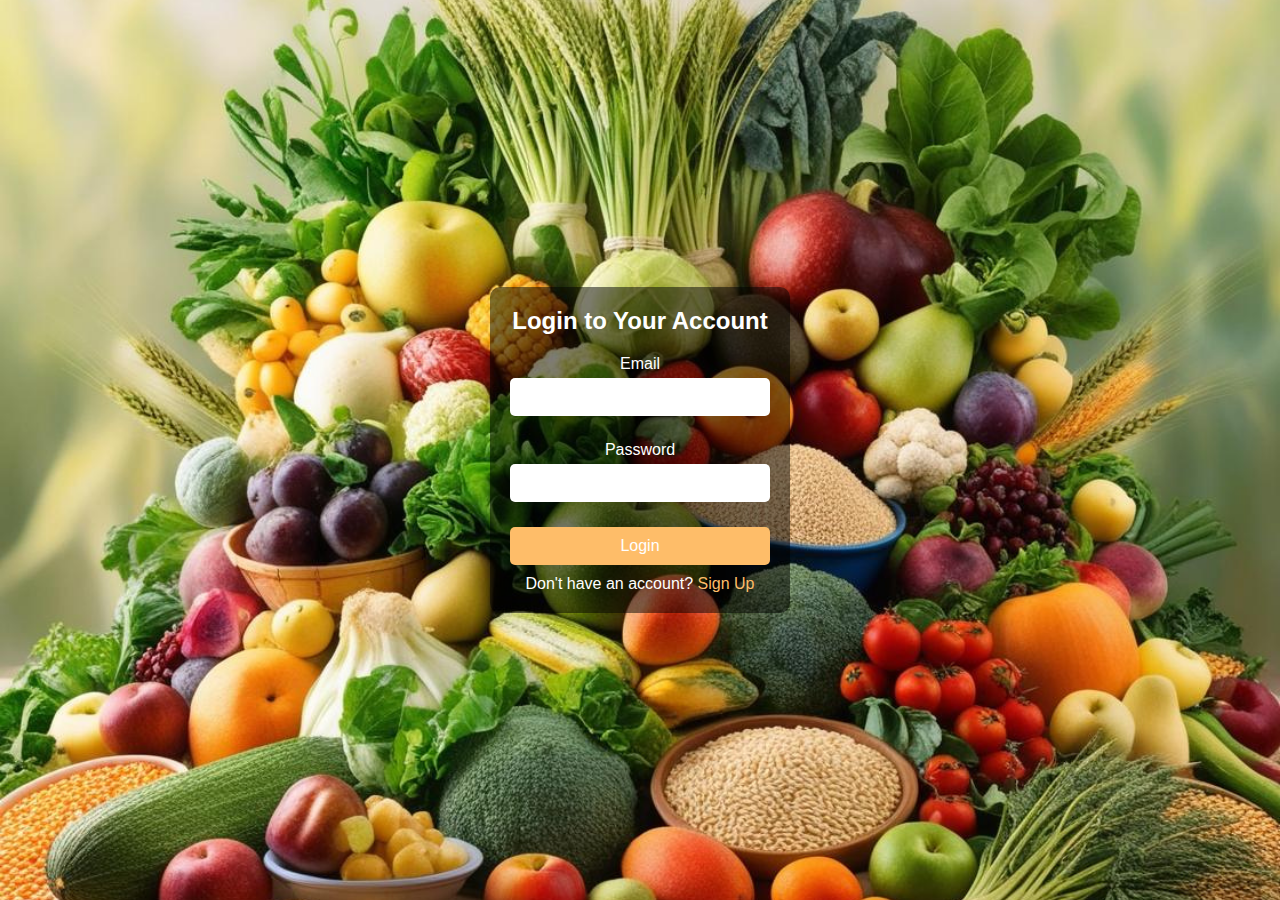
<file: signup_login_db/login.html>
<!DOCTYPE html>
<html lang="en">
<head>
    <meta charset="UTF-8">
    <meta name="viewport" content="width=device-width, initial-scale=1.0">
    <title>Login</title>
    <link rel="stylesheet" href="signup.css">
</head>
<body>
    <div class="form-container">
        <h2>Login to Your Account</h2>
        <form id="loginForm">
            <div class="input-field">
                <label for="email">Email</label>
                <input type="email" id="email" name="email" required>
            </div>
            <div class="input-field">
                <label for="password">Password</label>
                <input type="password" id="password" name="password" required>
            </div>
            <button type="submit">Login</button>
        </form>
        <p>Don't have an account? <a href="signup.html">Sign Up</a></p>
    </div>
    <script>
        const loginForm = document.getElementById('loginForm');
        loginForm.addEventListener('submit', async (e) => {
            e.preventDefault();

            const formData = new FormData(loginForm);
            const response = await fetch('signup_login.php', {
                method: 'POST',
                body: formData
            });

            const result = await response.json();

            if (result.message === "Login successful!") {
    // Store session data based on user type
    if (result.consumer_id) {
        // Handle customer login
        sessionStorage.setItem('userId', result.consumer_id);
        sessionStorage.setItem('userName', `${result.f_name} ${result.l_name}`);
        sessionStorage.setItem('consumerId', result.consumer_id);
    } else if (result.employee_id) {
        // Handle employee login
        sessionStorage.setItem('userId', result.employee_id);
        sessionStorage.setItem('userName', result.employee_name);
        sessionStorage.setItem('role', result.role); // Save role for future use
    } else {
        alert("Unexpected user data. Contact support.");
        return; // Stop further execution
    }

    // Redirect based on user role
    if (result.role) {
        switch (result.role) {
            case 'Market Manager':
                window.location.href = '../agriculture_db/index.php';
                break;
            case 'Admin':
                window.location.href = '../admin_db2/index.php';
                break;
            case 'Warehouse Manager':
                window.location.href = '../product_db/product_info.php';
                break;
            default:
                alert("Unknown role. Contact support.");
                break;
        }
    } else {
        // Default behavior for customers
        window.location.href = '../consumer_db/customer_d.html';
    }
} else {
    // Display error message
    alert(result.message);
}

        });
    </script>
</body>
</html>
</file>
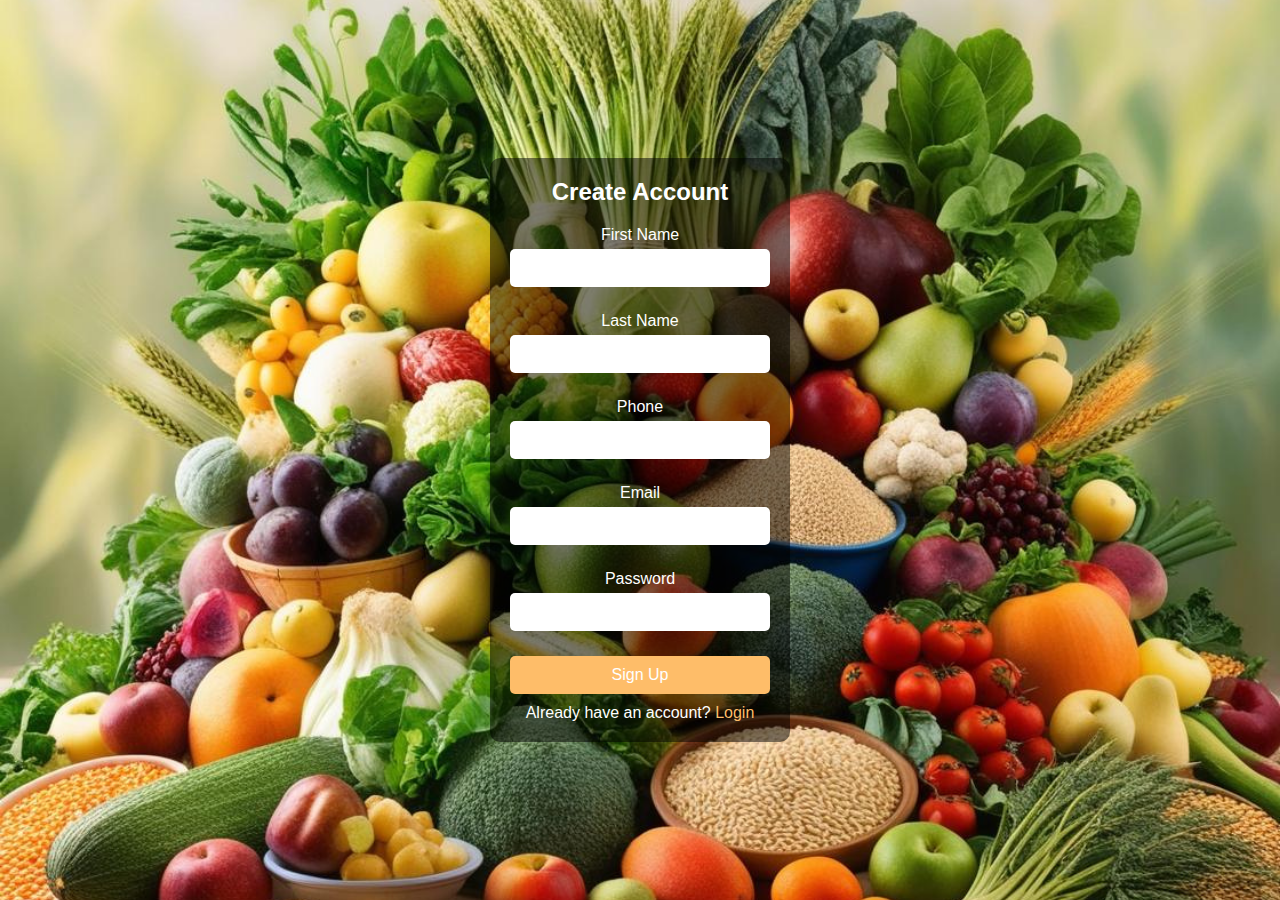
<file: signup_login_db/signup.html>
<!DOCTYPE html>
<html lang="en">
<head>
    <meta charset="UTF-8">
    <meta name="viewport" content="width=device-width, initial-scale=1.0">
    <title>Customer Sign-Up</title>
    <link rel="stylesheet" href="signup.css">
</head>
<body>
    <div class="form-container">
        <h2>Create Account</h2>
        <form id="signupForm">
            <div class="input-field">
                <label for="f_name">First Name</label>
                <input type="text" id="f_name" name="f_name" required>
            </div>
            <div class="input-field">
                <label for="l_name">Last Name</label>
                <input type="text" id="l_name" name="l_name" required>
            </div>
            <div class="input-field">
                <label for="phone">Phone</label>
                <input type="text" id="phone" name="phone" required>
            </div>
            <div class="input-field">
                <label for="email">Email</label>
                <input type="email" id="email" name="email" required>
            </div>
            <div class="input-field">
                <label for="password">Password</label>
                <input type="password" id="password" name="password" required>
            </div>
            <button type="submit">Sign Up</button>
        </form>
        <p>Already have an account? <a href="login.html">Login</a></p>
    </div>
    <script>
        const signupForm = document.getElementById('signupForm');
        signupForm.addEventListener('submit', async (e) => {
            e.preventDefault();

            const formData = new FormData(signupForm);
            const response = await fetch('signup_login.php', {
                method: 'POST',
                body: formData
            });

            const result = await response.text();
            
            alert(result);
            if (result === "Sign-up successful!") {
                window.location.href = "login.html";
            }
        });
    </script>
</body>
</html>
</file>
<file: consumer_db/fpdf/fpdf.css>
body {font-family:"Times New Roman",serif}
h1 {font:bold 135% Arial,sans-serif; color:#4000A0; margin-bottom:0.9em}
h2 {font:bold 95% Arial,sans-serif; color:#900000; margin-top:1.5em; margin-bottom:1em}
dl.param dt {text-decoration:underline}
dl.param dd {margin-top:1em; margin-bottom:1em}
dl.param ul {margin-top:1em; margin-bottom:1em}
tt, code, kbd {font-family:"Courier New",Courier,monospace; font-size:82%}
div.source {margin-top:1.4em; margin-bottom:1.3em}
div.source pre {display:table; border:1px solid #24246A; width:100%; margin:0em; font-family:inherit; font-size:100%}
div.source code {display:block; border:1px solid #C5C5EC; background-color:#F0F5FF; padding:6px; color:#000000}
div.doc-source {margin-top:1.4em; margin-bottom:1.3em}
div.doc-source pre {display:table; width:100%; margin:0em; font-family:inherit; font-size:100%}
div.doc-source code {display:block; background-color:#E0E0E0; padding:4px}
.kw {color:#000080; font-weight:bold}
.str {color:#CC0000}
.cmt {color:#008000}
p.demo {text-align:center; margin-top:-0.9em}
a.demo {text-decoration:none; font-weight:bold; color:#0000CC}
a.demo:link {text-decoration:none; font-weight:bold; color:#0000CC}
a.demo:hover {text-decoration:none; font-weight:bold; color:#0000FF}
a.demo:active {text-decoration:none; font-weight:bold; color:#0000FF}
</file>
<file: dashboard_navbaritems/style3.css>
.card-title, .card-text{
 text-align: center;
 color: black;

}
.card{
 border: 1px solid black;
 padding: 2%;
 margin: 2%;
 
 
}
</file>
<file: dashboard_navbaritems/about_footer.css>
/* Importing Google font - Open Sans */
/* @import url('https://fonts.googleapis.com/css2?family=Open+Sans:wght@300;400;500;600;700&display=swap'); */

* {
  margin: 0;
  padding: 0;
  box-sizing: border-box;
  font-family: 'Open Sans', sans-serif;
}

.footer {
  position: absolute;
  /* top: 50%; */
  left: 50%;
  transform: translate(-50%, 0);
  /* text-align: center; */
  
  /* max-width: 1280px; */
  width: 100%;
  background-color: #2f4c6f;
  border: 5px solid gray;
  border-block-color: #bebebe;
}

.footer .footer-row {
  display: flex;
  flex-wrap: wrap;
  justify-content: space-between;
  gap: 3.5rem;
  padding: 60px;
}

.footer-row .footer-col h4 {
  color: #fff;
  font-size: 1.2rem;
  font-weight: 400;
}

.footer-col .links {
  margin-top: 20px;
}

.footer-col .links li {
  list-style: none;
  margin-bottom: 10px;
}

.footer-col .links li a {
  text-decoration: none;
 
}

.footer-col .links li a:hover {
  color: #fff;
}

.footer-col p {
  margin: 20px 0;
  color: #bfbfbf;
  max-width: 300px;
}

.footer-col form {
  display: flex;
  gap: 5px;
}

.footer-col input {
  height: 40px;
  border-radius: 6px;
  background: none;
  width: 100%;
  outline: none;
  border: 1px solid #7489C6 ;
  caret-color: #fff;
  color: #fff;
  padding-left: 10px;
}

.footer-col input::placeholder {
  color: #ccc;
}

 .footer-col form button {
  background: #fff;
  outline: none;
  border: none;
  padding: 10px 15px;
  border-radius: 6px;
  cursor: pointer;
  font-weight: 500;
  transition: 0.2s ease;
}

.footer-col form button:hover {
  background: #cecccc;
}

.footer-col .icons {
  display: flex;
  margin-top: 30px;
  gap: 30px;
  cursor: pointer;
}

.footer-col .icons i {
  color: #afb6c7;
}

.footer-col .icons i:hover  {
  color: #fff;
}

@media (max-width: 768px) {
  .footer {
    position: relative;
    bottom: 0;
    left: 0;
    transform: none;
    width: 100%;
    border-radius: 0;
    
    
  }

  .footer .footer-row {
    padding: 20px;
    gap: 1rem;
  }

  .footer-col form {
    display: block;
  }

  .footer-col form :where(input, button) {
    width: 100%;
  }

  .footer-col form button {
    margin: 10px 0 0 0;
  }
}
</file>
<file: dashboard_navbaritems/navstyle.css>
/* Custom Styles for Navbar */
.navbar {
 background-color: #2c3e50;
 box-shadow: 0 2px 5px rgba(0, 0, 0, 0.2);
}

.navbar .navbar-brand {
 font-size: 1.5rem;
 color: white;
}

.navbar button {
 color: white;
 border: 1px solid white;
}


.navbar-nav .nav-item .nav-link {
 /* background-color: #3498db; */
 color: white !important;
 padding: 0.75rem 1rem;
 font-weight: 500;
}

.navbar-nav .nav-item .nav-link:hover {
 color: #3498db !important;
}

.nav-item.dropdown:hover>.dropdown-menu {
 display: block;
}

.navbar-toggler {
 border-color: white;
}

.navbar-toggler-icon {
 background-color: white;
}
</file>
<file: dashboard_navbaritems/s_farmersolution.css>
*{
 margin: 0;
 padding: 0;
}

body {
 width: 100%;
 margin: auto;
 background: linear-gradient(145deg, #e9f2f9, #cfe0f5);
}

.container{
 position: relative;
 display: flex;
 /* margin-top: -40px; */
 min-height: 100vh;
 /* background: #040124; */
 align-items: center;
 justify-content: center;
}
.container .img{
 background: url(/dashboard_navbaritems/images/farmer.jpg);
 height: 600px;
 width: 100%;
 position: absolute;
 background-size: cover;
 background-position: center;
 border: 1px solid black;
 
 

}

.container .overlay{
 height: 600px;
 opacity: 0.7;
 width: 100%;
 background-color: #2c3e50;
 position: absolute;
 border: 4px solid gray;
 border-block-color: #bebebe;
 box-shadow: 8px 4px 5px rgb(40, 40, 40);
}
.text{
 z-index: 2;
 text-align: center;
 color: white;
}
.card{
 background: #f8f7ff;
 text-align: center;
 box-shadow: 8px 4px 5px rgb(40, 40, 40);
}
.corosel{
 border: 4px solid gray;
 border-block-color: #bebebe;
}
</file>
<file: dashboard_navbaritems/s_fundersolution.css>
* {
 margin: 0;
 padding: 0;
}

body {
 width: 100%;
 margin: auto;
 background: linear-gradient(145deg, #e9f2f9, #cfe0f5);
}

.container {
 position: relative;
 display: flex;
 /* margin-top: -40px; */
 min-height: 100vh;
 /* background: #040124; */
 align-items: center;
 justify-content: center;
}

.container .img {
 background: url(/dashboard_navbaritems/images/handshake.avif);
 height: 600px;
 width: 100%;
 position: absolute;
 background-size: cover;
 background-position: center;
 border: 1px solid black;



}

.container .overlay {
 height: 600px;
 opacity: 0.7;
 width: 100%;
 background-color: #2c3e50;
 position: absolute;
 border: 4px solid gray;
 border-block-color: #bebebe;
 box-shadow: 8px 4px 5px rgb(40, 40, 40);
}

.text {
 z-index: 2;
 text-align: center;
 color: white;
}

.card {
 background: #f8f7ff;
 text-align: center;
 box-shadow: 8px 4px 5px rgb(40, 40, 40);
}
</file>
<file: dashboard_navbaritems/s_iotsolution.css>
* {
 margin: 0;
 padding: 0;
}

body {
 width: 100%;
 margin: auto;
 background: linear-gradient(145deg, #e9f2f9, #cfe0f5);
}

.container {
 position: relative;
 display: flex;
 /* margin-top: -40px; */
 min-height: 100vh;
 /* background: #040124; */
 align-items: center;
 justify-content: center;
}

.container .img {
 background: url(/dashboard_navbaritems/images/IoT.avif);
 height: 600px;
 width: 100%;
 position: absolute;
 background-size: cover;
 background-position: center;
 border: 1px solid black;
 

}

.container .overlay {
 height: 600px;
 opacity: 0.7;
 width: 100%;
 background: linear-gradient(270deg, #878a8a, #888b8b, #939797, #0dffeb, #00f8db);
 position: absolute;
 border: 4px solid gray;
 border-block-color: #bebebe;
 box-shadow: 8px 4px 5px rgb(40, 40, 40);
}

.text {
 z-index: 2;
 text-align: center;
 color: white;
}

.card-body {
 
 display: flex;
 align-items: center;
 padding: 3%;
 margin: 5%;
 border: 4px solid gray;
 border-block-color: #bebebe;
 box-shadow: 8px 4px 5px rgb(40, 40, 40);
}

.card {

 
 align-items: center;
 margin: 5%;
 border: 4px solid gray;
 border-block-color: #bebebe;
 box-shadow: 8px 4px 5px rgb(40, 40, 40);
}

.card-p {
 max-width: 50%;
 padding: 5%;
 align-items: center;
 margin: 5%;
 border: 4px solid gray;
 border-block-color: #bebebe;
 box-shadow: 8px 4px 5px rgb(40, 40, 40);
}

.card-p2 {
 max-width: 50%;
 padding: 5%;
 align-items: center;
 margin: 5%;
 margin-left: 50%;
 border: 4px solid gray;
 border-block-color: #bebebe;
 box-shadow: 8px 4px 5px rgb(40, 40, 40);
}
</file>
<file: dashboard_navbaritems/s_supplychainsolution.css>
* {
 margin: 0;
 padding: 0;
}

body {
 width: 100%;
 margin: auto;
 background: linear-gradient(145deg, #e9f2f9, #cfe0f5);
}

.container {
 position: relative;
 display: flex;
 /* margin-top: -40px; */
 min-height: 100vh;
 /* background: #040124; */
 align-items: center;
 justify-content: center;
}

.container .img {
 background: url(/dashboard_navbaritems/images/carrot.webp);
 height: 600px;
 width: 100%;
 position: absolute;
 background-size: cover;
 background-position: center;
 border: 1px solid black;

}

.container .overlay {
 height: 600px;
 opacity: 0.7;
 width: 100%;
 background-color: #1c1b3a;
 position: absolute;
 border: 4px solid gray;
 border-block-color: #bebebe;
 box-shadow: 8px 4px 5px rgb(40, 40, 40);
}

.card{
 border: 4px solid gray;
 border-block-color: #bebebe;
 box-shadow: 8px 4px 5px rgb(40, 40, 40);
}
.card-body{
 margin: 2%;
 border: 4px solid gray;
 border-block-color: #bebebe;
 box-shadow: 8px 4px 5px rgb(40, 40, 40);
}

.text {
 z-index: 2;
 text-align: center;
 color: white;
}
</file>
<file: style.css>
/* General Reset */
* {
    margin: 0;
    padding: 0;
    box-sizing: border-box;
}

body {
    font-family: Arial, sans-serif;
    background-color: #D7EEE5;
    color: #333;
}

/* Updated Header Styles */
.header {
    display: flex;
    justify-content: space-between;
    align-items: center;
    background-color: #232f3e;
    padding: 1rem 2rem;  /* Using rem for better scaling */
    color: white;
    position: sticky;    /* Make header sticky */
    top: 0;
    z-index: 100;
    box-shadow: 0 2px 8px rgba(0, 0, 0, 0.1);
}

.logo {
    font-size: 1.5rem;
    font-weight: bold;
}

.search-bar {
    flex: 1;
    margin: 0 1rem;
    padding: 0.75rem;
    border-radius: 5px;
    border: 1px solid #ccc;
    transition: all 0.3s ease;  /* Smooth transition for focus state */
}

.search-bar:focus {
    outline: none;
    border-color: #febd69;
    box-shadow: 0 0 5px rgba(254, 189, 105, 0.5);
}

.search-button {
    background-color: #febd69;
    border: none;
    padding: 8px 12px;
    font-size: 1rem;
    border-radius: 5px;
    cursor: pointer;
    color: #333;
}

nav a {
    margin: 0 10px;
    color: white;
    text-decoration: none;
}

nav a:hover {
    text-decoration: underline;
}

/* Main Content */
.main-content {
    padding: 20px;
}

.banner {
    text-align: center;
    background: linear-gradient(to right, #d1eaff, #e8d7f1);
    padding: 20px;
    border-radius: 10px;
    margin-bottom: 20px;
}

.banner h1 {
    font-size: 2rem;
    margin-bottom: 10px;
    color: #333;
}

.banner img {
    max-width: 100%;
    height: auto;
    border-radius: 10px;
}

/* Grid Section */
.grid {
    display: grid;
    grid-template-columns: repeat(auto-fit, minmax(250px, 1fr));
    gap: 20px;
}

.card {
    background-color: white;
    padding: 1.25rem;
    border-radius: 10px;
    box-shadow: 0 2px 8px rgba(0, 0, 0, 0.1);
    text-align: center;
    transition: transform 0.2s ease, box-shadow 0.2s ease;  /* Smooth hover effect */
}

.card:hover {
    transform: translateY(-5px);
    box-shadow: 0 4px 12px rgba(0, 0, 0, 0.15);
}

.card h3 {
    margin-bottom: 10px;
    font-size: 1.2rem;
    color: #333;
}

.card img {
    max-width: 100%;
    height: auto;
    margin-bottom: 10px;
    border-radius: 8px;
}

.card p {
    color: #666;
    font-size: 0.9rem;
}

.card .price {
    font-size: 1rem;
    font-weight: bold;
    color: #333;
}

.card button, .search-button, .modal-btn {
    background-color: #28a745;
    color: white;
    padding: 0.75rem 1.25rem;
    border: none;
    border-radius: 5px;
    font-size: 0.9rem;
    cursor: pointer;
    transition: all 0.2s ease;
    text-transform: uppercase;
    letter-spacing: 0.5px;
    font-weight: 600;
}

.card button:hover, .search-button:hover, .modal-btn:hover {
    transform: translateY(-2px);
    box-shadow: 0 2px 5px rgba(0, 0, 0, 0.2);
}

/* Add Modern Loading State */
.card button:active, .search-button:active, .modal-btn:active {
    transform: translateY(1px);
}

/* Product Section Styles */
.product-section {
    padding: 20px;
    background-color: #8cb3c2;
}

.container {
    display: grid;
    grid-template-columns: repeat(auto-fill, minmax(250px, 1fr));
    gap: 20px;
    padding: 20px;
}

.card {
    background: #ffffff;
    border-radius: 8px;
    box-shadow: 0 2px 5px rgba(0,0,0,0.1);
    padding: 15px;
    text-align: center;
    transition: transform 0.3s ease;
    border: 1px solid #ccc;
    color: #333;
}

.card:hover {
    transform: translateY(-5px);
}

.card img {
    width: 100%;
    height: 200px;
    object-fit: cover;
    border-radius: 4px;
    margin-bottom: 10px;
}

.card h3 {
    margin: 10px 0;
    color: #333;
}

.card p {
    color: #666;
    margin: 5px 0;
}

.card .quantity {
    font-size: 1.2em;
    color: #2ecc71;
    font-weight: bold;
}

.card .add-to-cart {
    background: #2ecc71;
    color: white;
    border: none;
    padding: 8px 15px;
    border-radius: 4px;
    cursor: pointer;
    margin-top: 10px;
    transition: background 0.3s ease;
}

.card .add-to-cart:hover {
    background: #27ae60;
}

/* Modal Styles */
.modal {
    display: none; /* Hidden by default */
    position: fixed;
    z-index: 9999; /* Increased z-index to ensure it's on top */
    left: 0;
    top: 0;
    width: 100%;
    height: 100%;
    overflow: auto;
    background-color: rgba(0,0,0,0.7); /* Darker background for better visibility */
}

.modal-content {
    background-color: #fefefe;
    position: relative;
    margin: 15% auto;
    padding: 20px;
    border-radius: 8px;
    width: 90%;
    max-width: 400px;
    animation: modalFade 0.3s ease-in; /* Added animation */
}

/* Animation for modal */
@keyframes modalFade {
    from {transform: translateY(-50px); opacity: 0;}
    to {transform: translateY(0); opacity: 1;}
}

.close-btn {
    position: absolute;
    right: 15px;
    top: 10px;
    font-size: 28px;
    font-weight: bold;
    color: #333;
    cursor: pointer;
}

.close-btn:hover {
    color: #000;
}

.modal-buttons {
    display: flex;
    justify-content: center;
    gap: 15px;
    margin-top: 20px;
}

.modal-btn {
    padding: 10px 25px;
    border: none;
    border-radius: 4px;
    cursor: pointer;
    text-decoration: none;
    color: white;
    font-weight: bold;
    transition: all 0.3s ease;
}

.modal-btn:first-child {
    background: #2ecc71;
}

.modal-btn:first-child:hover {
    background: #27ae60;
}

.modal-btn:last-child {
    background: #e74c3c;
}

.modal-btn:last-child:hover {
    background: #c0392b;
}
</file>
<file: consumer_db/customer_d.css>
/* General Reset */
* {
    margin: 0;
    padding: 0;
    box-sizing: border-box;
    font-family: Arial, sans-serif;
}

/* Header Styles */
.header {
    display: flex;
    justify-content: space-between;
    align-items: center;
    padding: 10px 20px;
    background-color: #4CAF50;
    color: white;
}

.header .logo {
    font-size: 1.5rem;
    font-weight: bold;
    text-decoration: none;
    color: white;
}

.header .navbar {
    display: flex;
    gap: 15px;
}

.header .navbar a {
    text-decoration: none;
    color: white;
    font-size: 1rem;
    transition: color 0.3s ease;
    position: relative;
}

.header .navbar a:hover,
.header .navbar a.active {
    color: #FFD700;
}

.header .navbar a::after {
    content: attr(style);
    position: absolute;
    top: 20px;
    left: 0;
    opacity: 0;
    font-size: 12px;
    color: white;
    transition: opacity 0.3s ease;
}

.header .navbar a:hover::after {
    opacity: 1;
}

#menu-icon {
    display: none;
    font-size: 2rem;
    cursor: pointer;
    color: white;
}

/* Home Section */
.home {
    display: flex;
    flex-direction: column;
    justify-content: center;
    align-items: center;
    height: calc(100vh - 60px); /* Full viewport minus the header height */
    background: linear-gradient(120deg, #a1ffce, #faffd1);
    text-align: center;
    padding: 20px;
    color: #333;
}

.home h1 {
    font-size: 2.5rem;
    margin-bottom: 20px;
}

.home p {
    font-size: 1.2rem;
    line-height: 1.5;
    max-width: 800px;
}

/* Responsive Design */
@media (max-width: 768px) {
    .header .navbar {
        display: none;
        flex-direction: column;
        background-color: #4CAF50;
        position: absolute;
        top: 60px;
        right: 0;
        width: 100%;
    }

    .header .navbar a {
        padding: 10px;
        text-align: center;
        border-bottom: 1px solid white;
    }

    .header .navbar a:last-child {
        border-bottom: none;
    }

    #menu-icon {
        display: block;
    }

    .header .navbar.active {
        display: flex;
    }
}
</file>
<file: signup_login_db/signup.css>
/* General Reset */
* {
    margin: 0;
    padding: 0;
    box-sizing: border-box;
}

body {
    font-family: Arial, sans-serif;
    background-image: url('../Images/singupbackground.jpg');
    background-size: cover;
    background-position: center;
    color: white;
    display: flex;
    justify-content: center;
    align-items: center;
    height: 100vh;
    text-align: center;
}

.form-container {
    background-color: rgba(0, 0, 0, 0.5);
    padding: 20px;
    border-radius: 10px;
    width: 300px;
}

h2 {
    margin-bottom: 20px;
}

.input-field {
    margin-bottom: 15px;
}

label {
    display: block;
    margin-bottom: 5px;
}

input {
    width: 100%;
    padding: 10px;
    border-radius: 5px;
    border: none;
    margin-bottom: 10px;
    font-size: 1rem;
}

button {
    width: 100%;
    padding: 10px;
    background-color: #febd69;
    border: none;
    font-size: 1rem;
    cursor: pointer;
    color: white;
    border-radius: 5px;
}

button:hover {
    background-color: #f79c42;
}

p {
    margin-top: 10px;
}

a {
    color: #febd69;
    text-decoration: none;
}

a:hover {
    text-decoration: underline;
}
</file>
